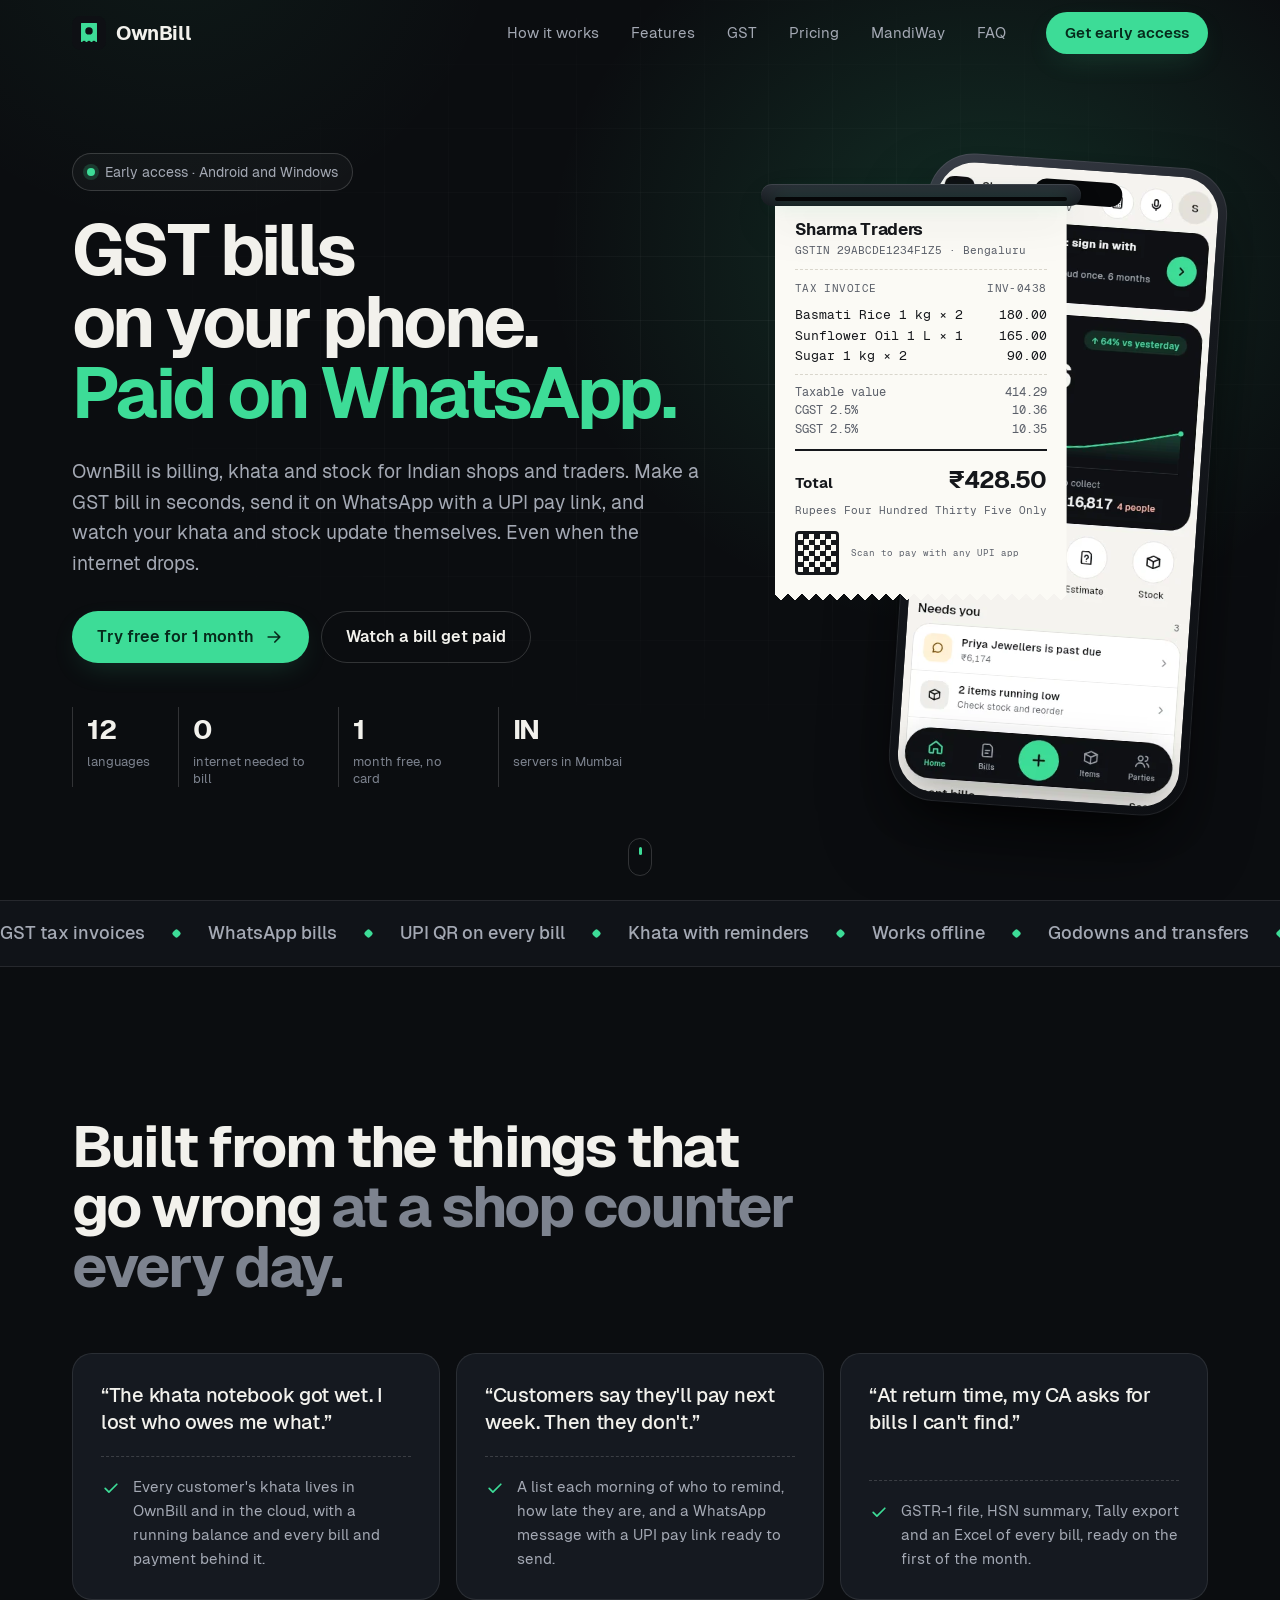
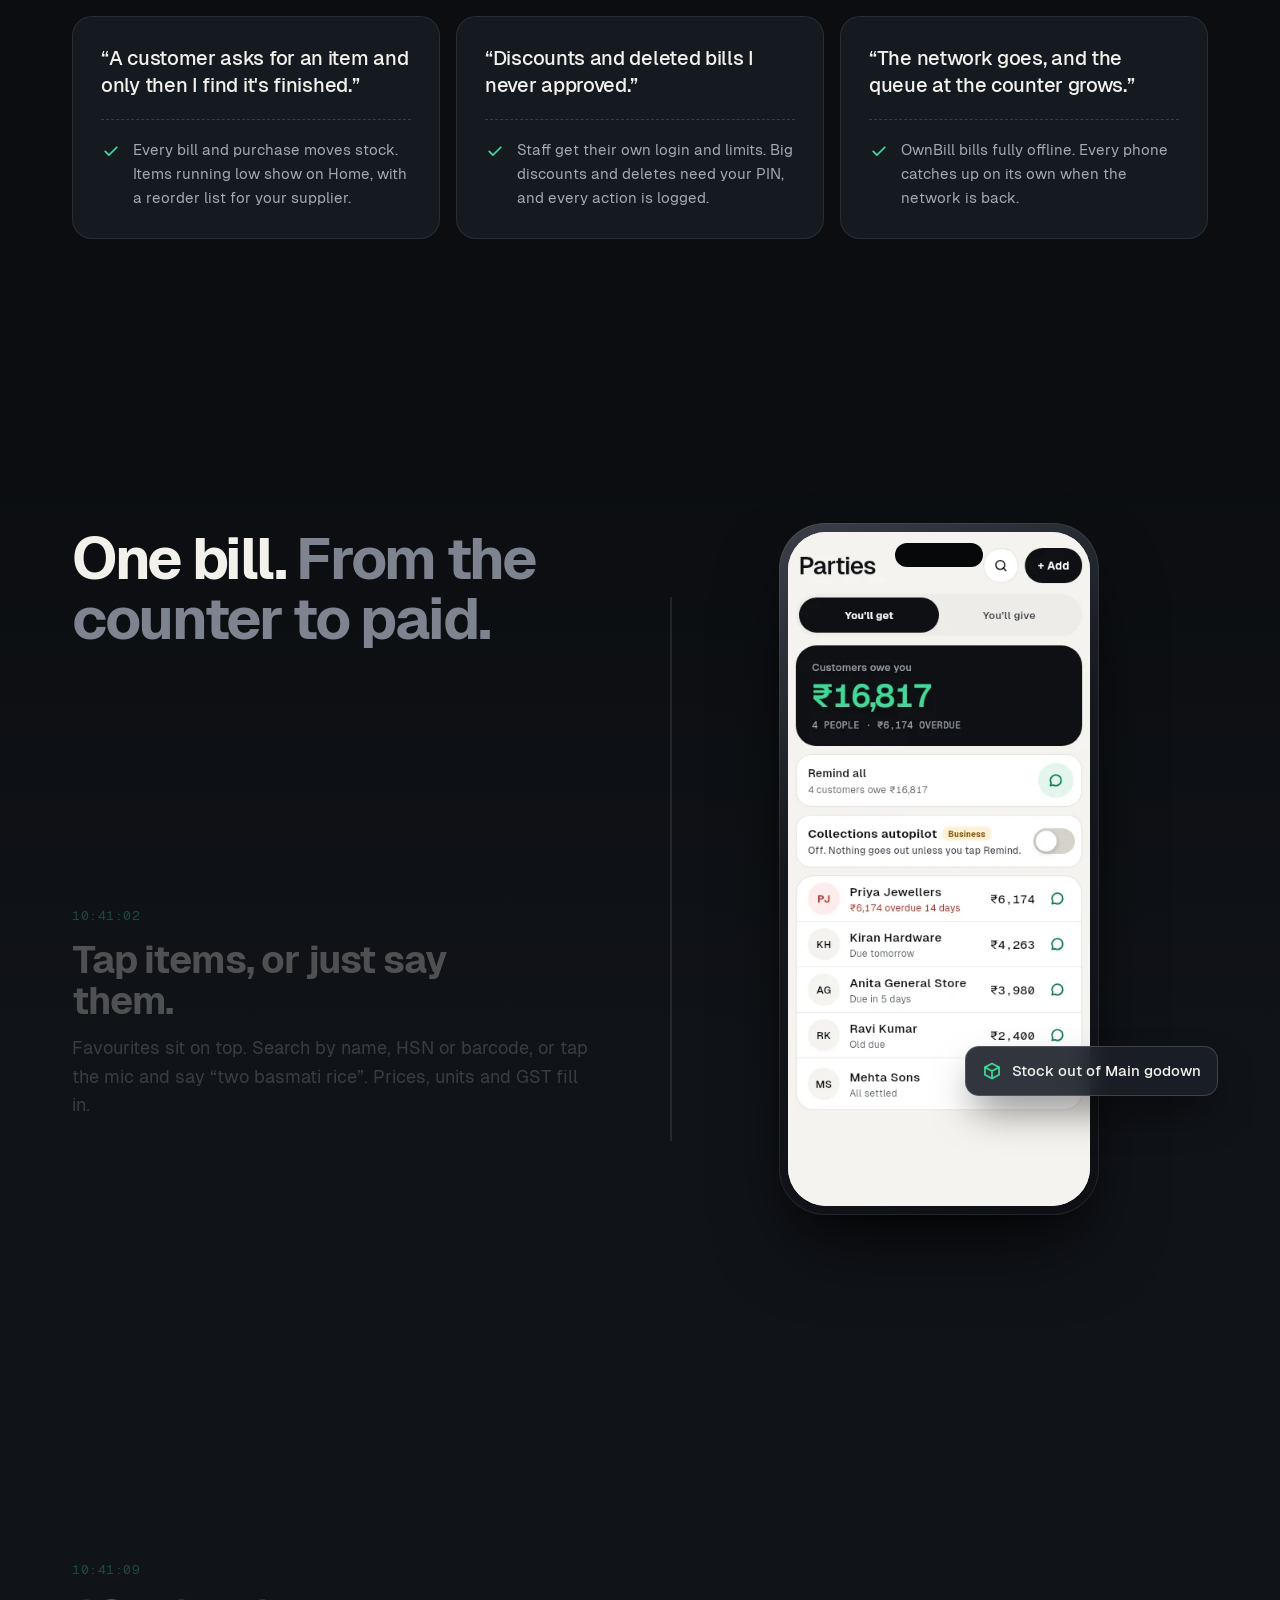
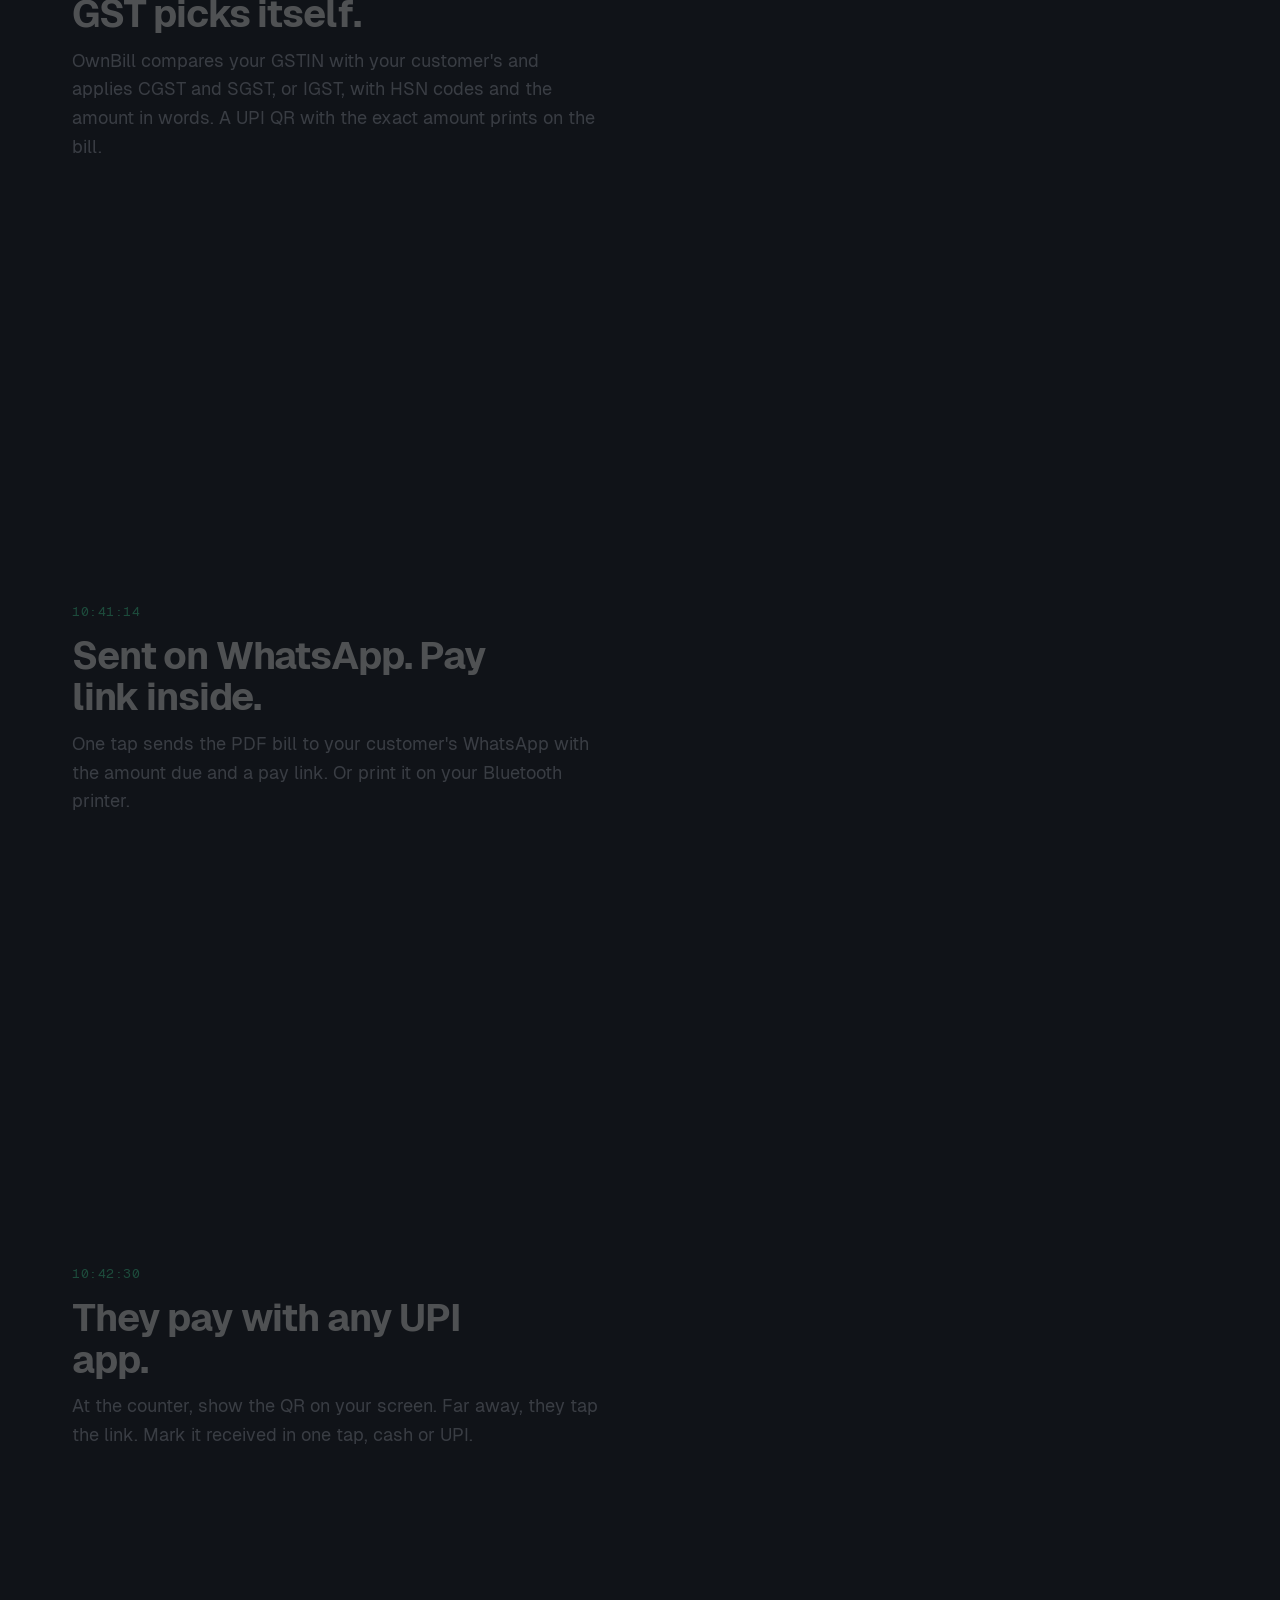
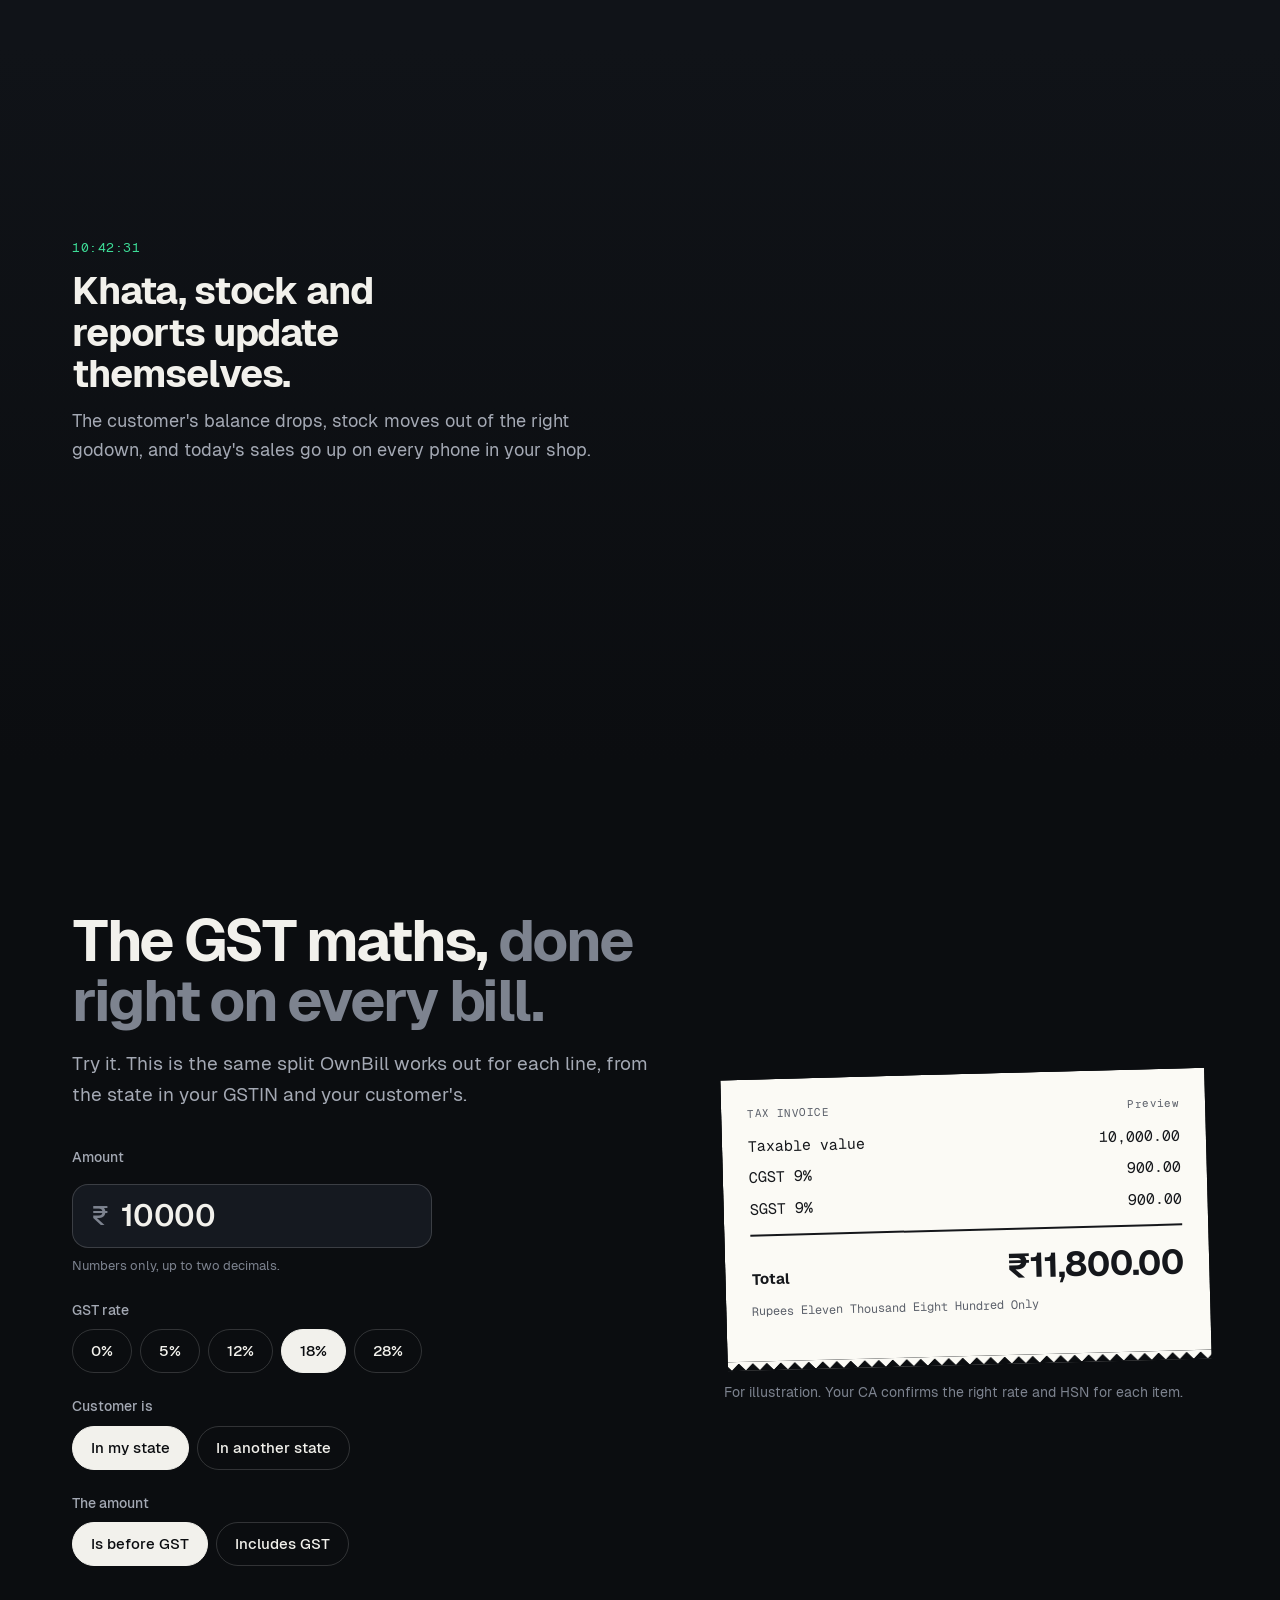
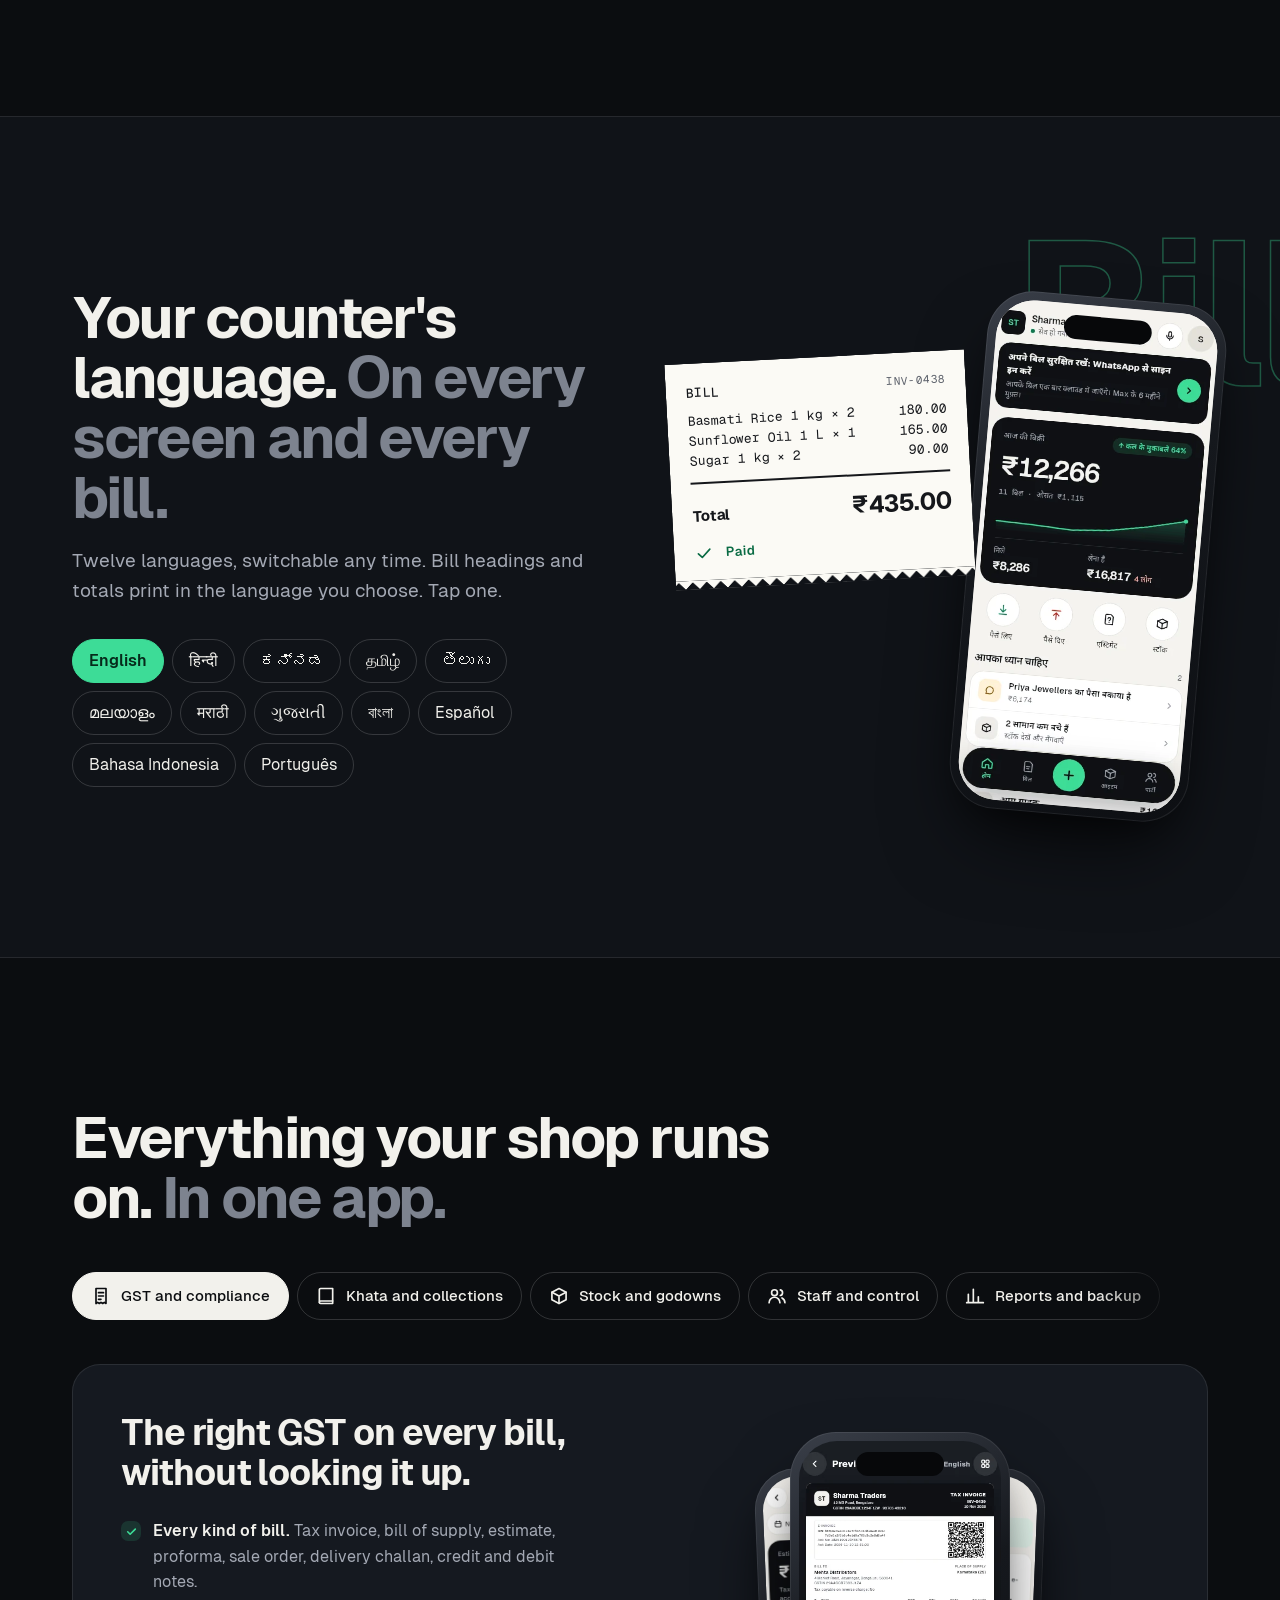
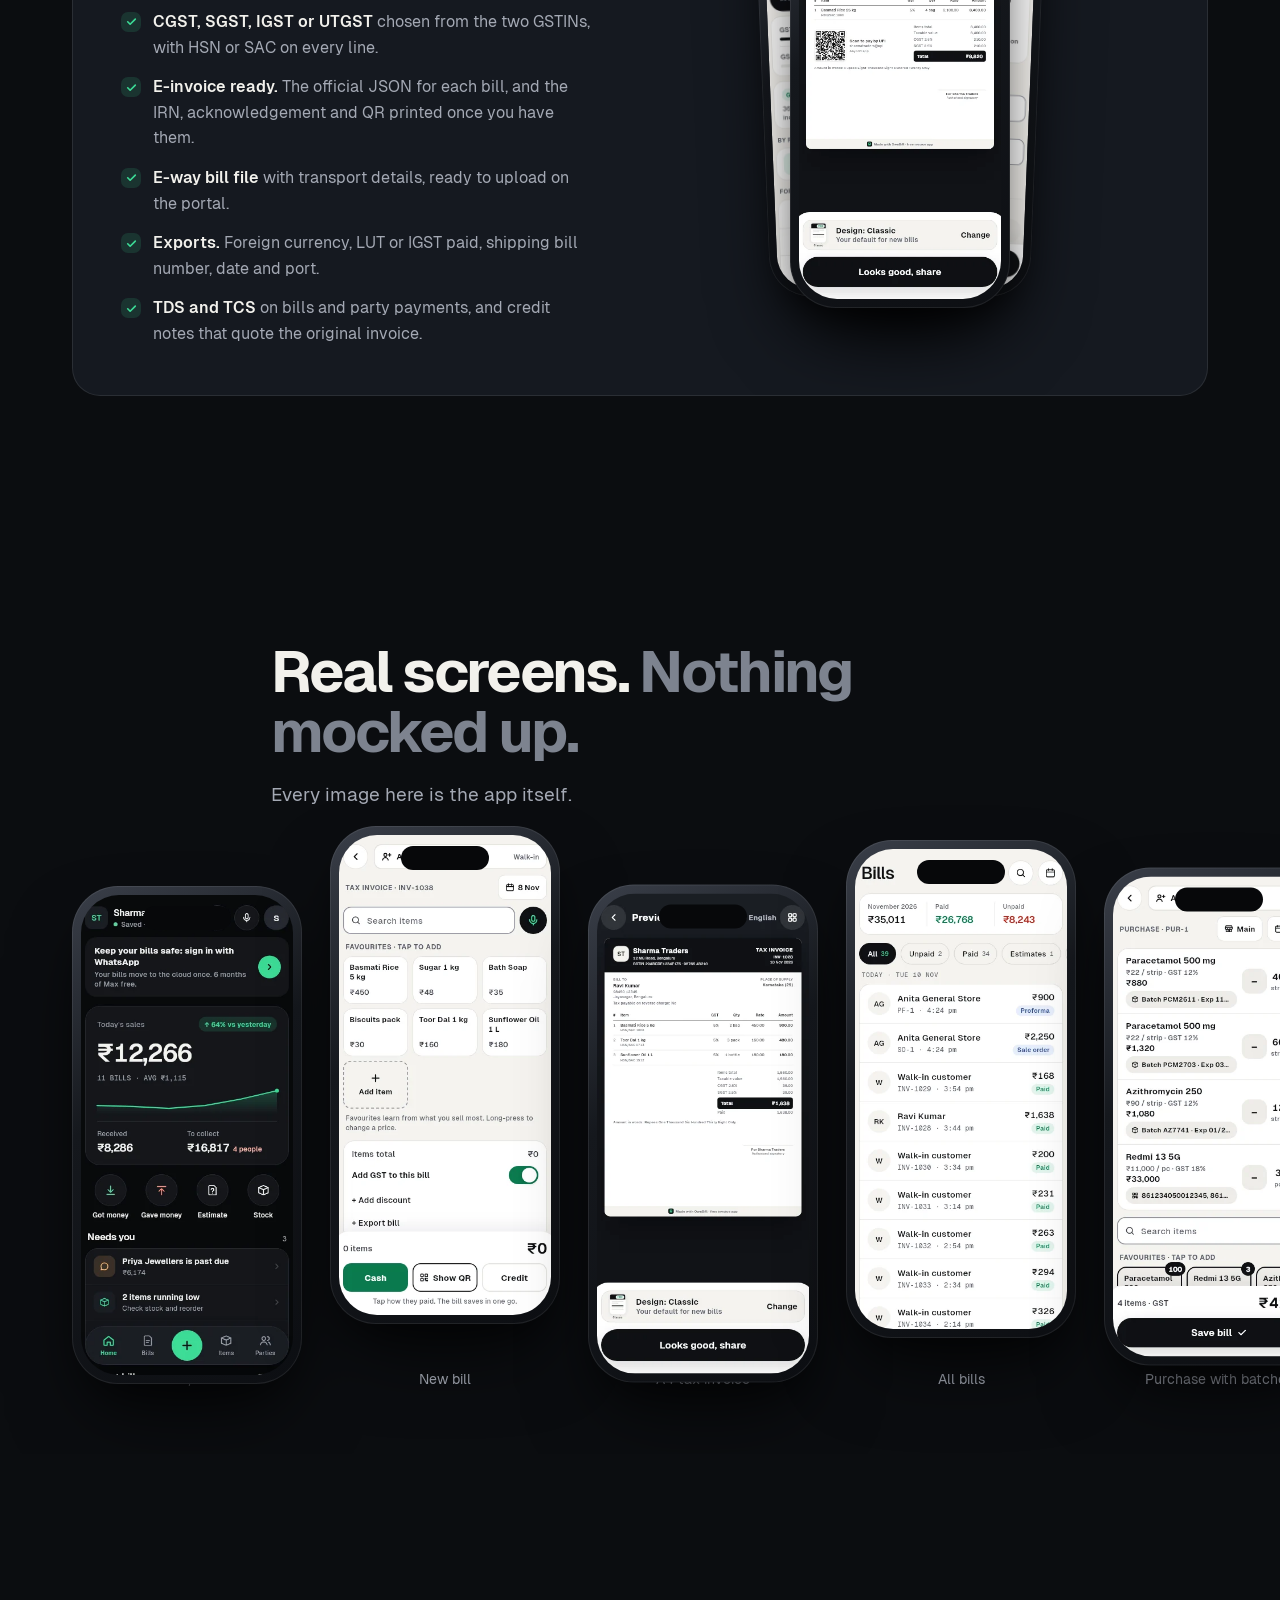
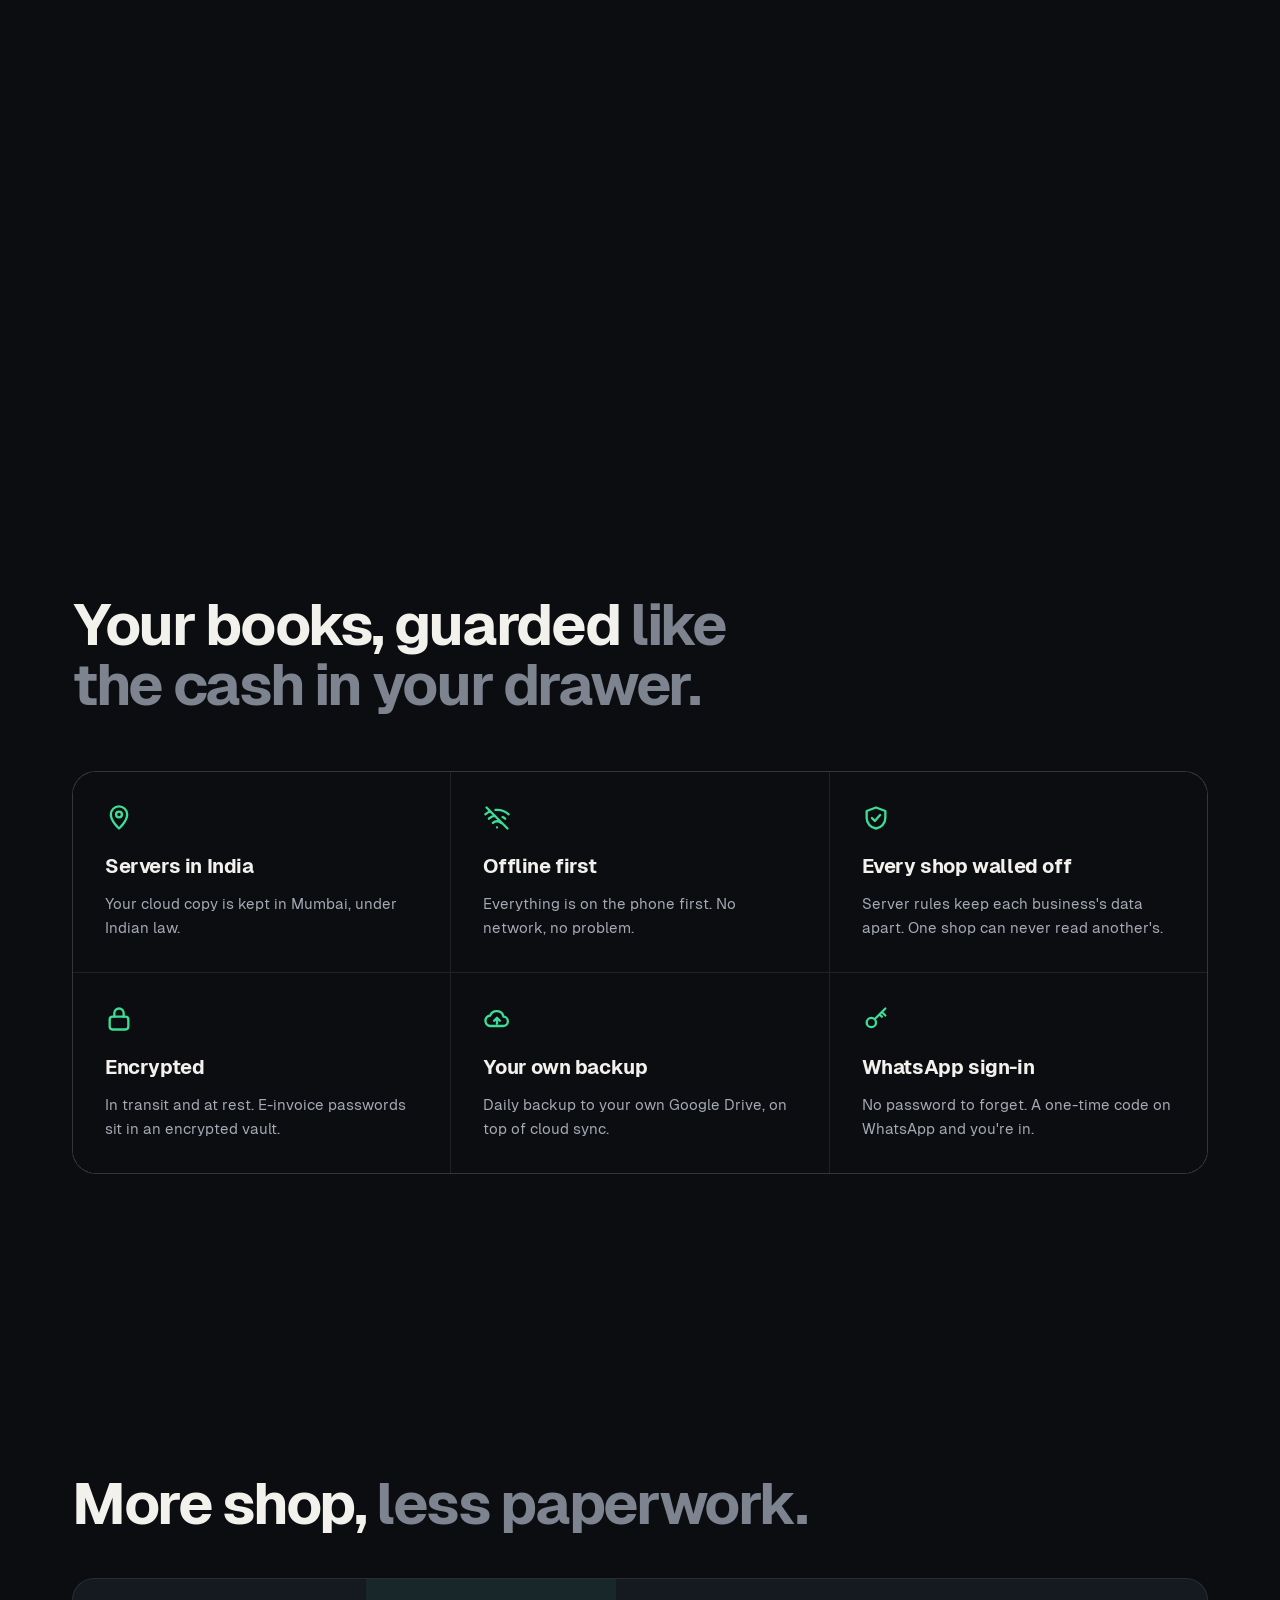
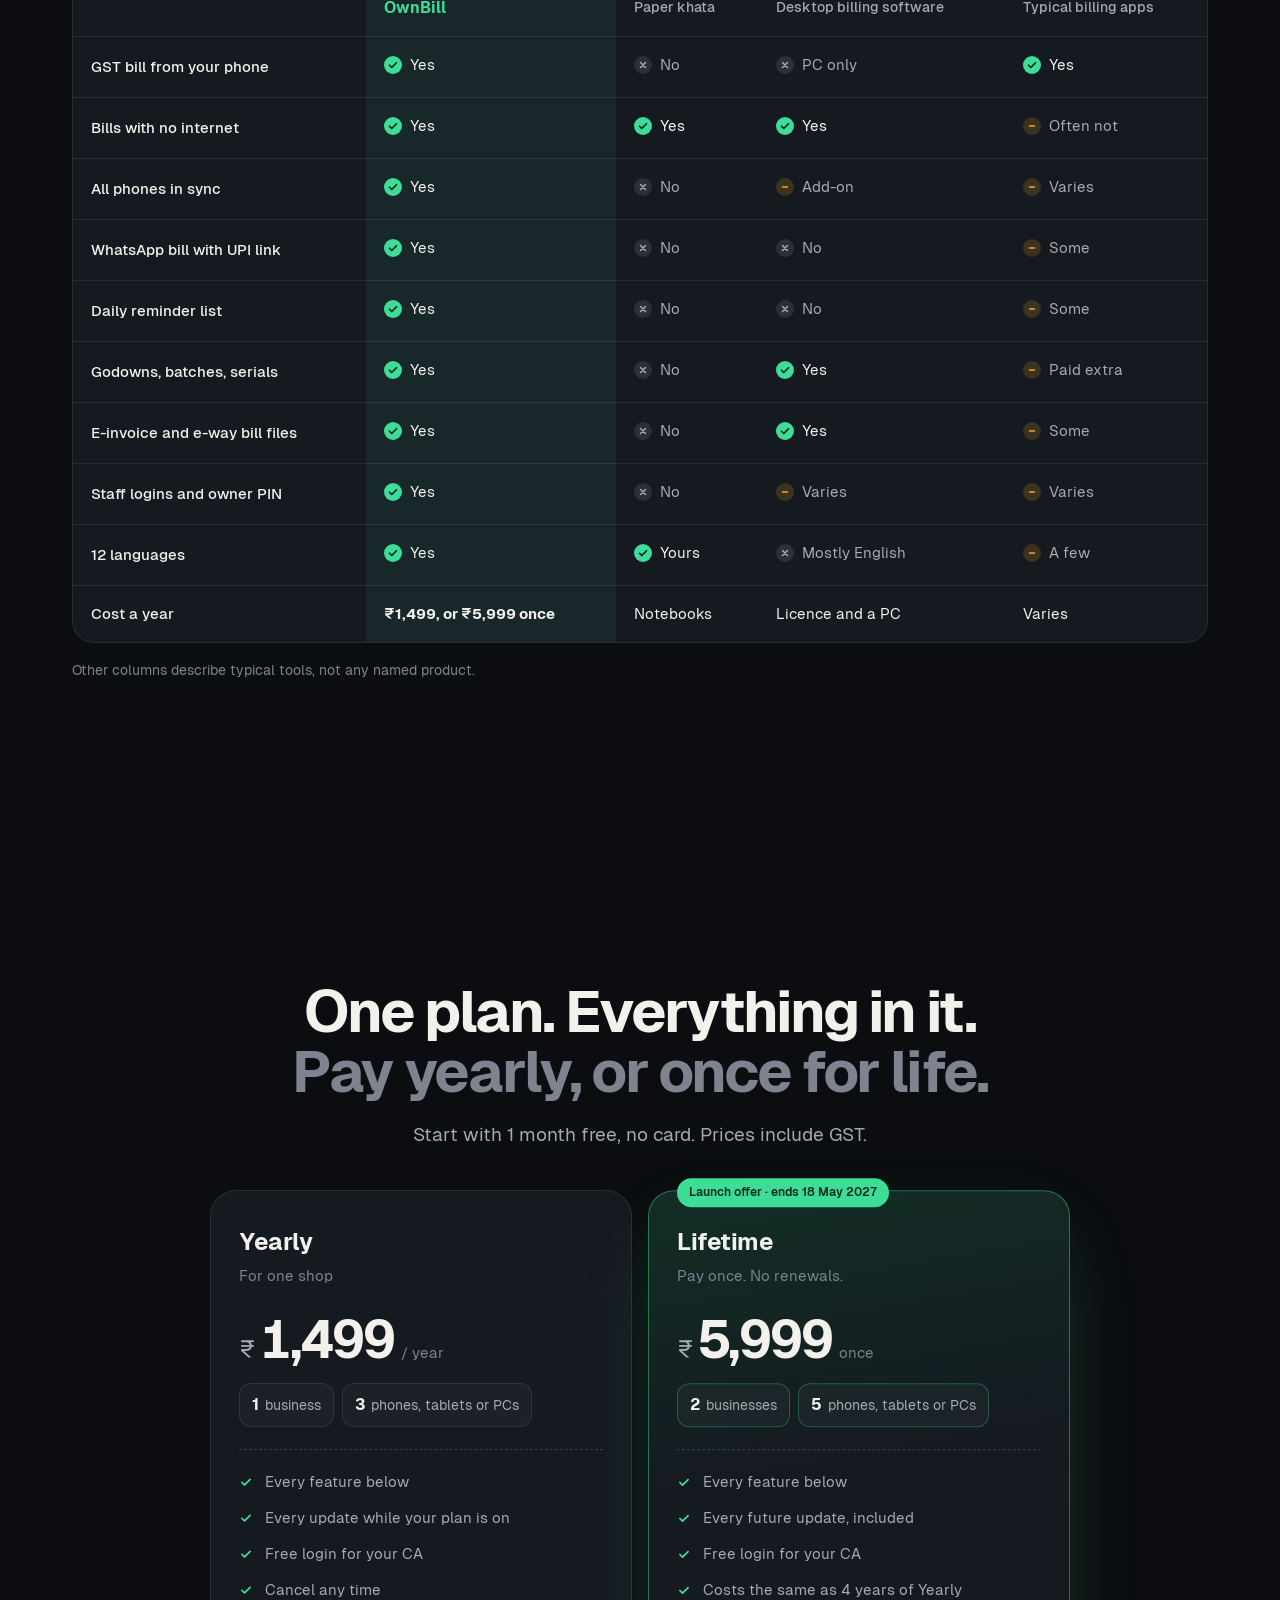
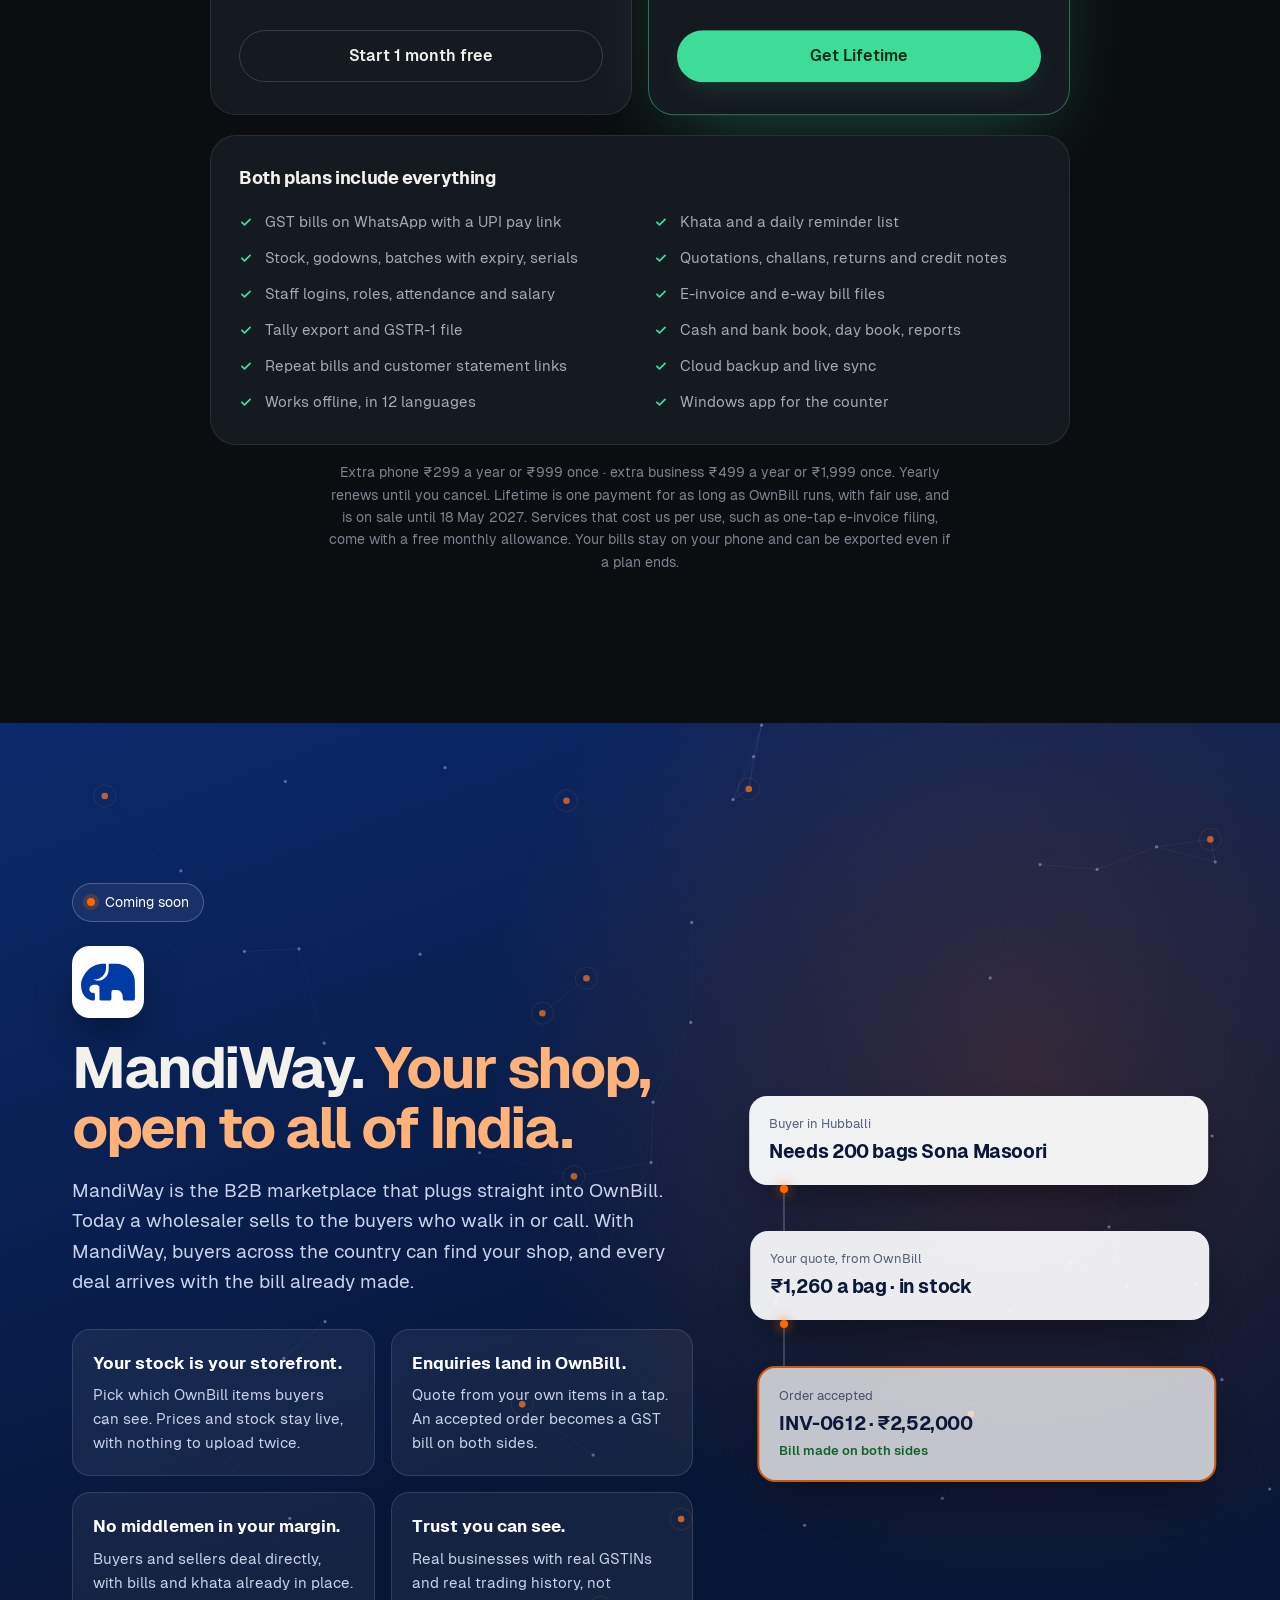
<file: index.html>
<!doctype html>
<html lang="en-IN">
<head>
<meta charset="utf-8">
<meta name="viewport" content="width=device-width, initial-scale=1, viewport-fit=cover">
<title>OwnBill: GST billing, khata and stock app for Indian shops</title>
<meta name="description" content="Make GST bills on your phone, send them on WhatsApp with a UPI pay link, and keep khata, stock, godowns and staff in step. Works offline, in 12 languages, with servers in India. 1 month free.">
<meta name="theme-color" content="#0B0D10">
<link rel="canonical" href="https://ownbill.in/">
<link rel="icon" href="/img/mark.svg" type="image/svg+xml">
<meta property="og:type" content="website">
<meta property="og:site_name" content="OwnBill">
<meta property="og:title" content="OwnBill: GST bills on your phone. Paid on WhatsApp.">
<meta property="og:description" content="GST billing, khata, stock and staff for Indian shops and traders. Works offline. 1 month free.">
<meta property="og:url" content="https://ownbill.in/">
<meta property="og:image" content="https://ownbill.in/img/og.png">
<meta name="twitter:card" content="summary_large_image">
<link rel="preload" href="/assets/fonts/Geist-700.woff2" as="font" type="font/woff2" crossorigin>
<link rel="preload" href="/assets/fonts/GeistMono-400.woff2" as="font" type="font/woff2" crossorigin>
<link rel="stylesheet" href="/assets/home.css?v=5">
<link rel="stylesheet" href="/assets/signup.css?v=1">
<script src="/assets/vendor/gsap.min.js" defer></script>
<script src="/assets/vendor/ScrollTrigger.min.js" defer></script>
<script src="/assets/vendor/lenis.min.js" defer></script>
<script src="/assets/home.js?v=4" defer></script>
<script type="application/ld+json">
{"@context":"https://schema.org","@graph":[
{"@type":"SoftwareApplication","name":"OwnBill","operatingSystem":"Android, Windows","applicationCategory":"BusinessApplication","description":"GST billing, khata, stock and staff app for Indian shops and traders.","offers":[{"@type":"Offer","name":"Yearly","price":"1499","priceCurrency":"INR"},{"@type":"Offer","name":"Lifetime","price":"5999","priceCurrency":"INR"}],"publisher":{"@type":"Organization","name":"Provantic Technologies Private Limited","url":"https://ownbill.in/"}},
{"@type":"FAQPage","mainEntity":[
{"@type":"Question","name":"Does OwnBill work without internet?","acceptedAnswer":{"@type":"Answer","text":"Yes. Billing, khata and stock work fully offline on the phone. When the network is back, every phone in your shop syncs on its own."}},
{"@type":"Question","name":"Is OwnBill GST compliant?","acceptedAnswer":{"@type":"Answer","text":"OwnBill picks CGST and SGST, IGST or UTGST from the GSTINs and prints what a tax invoice must carry. It makes the GSTR-1 file, e-invoice JSON and e-way bill file. Check rates and HSN codes with your CA."}},
{"@type":"Question","name":"How much does OwnBill cost?","acceptedAnswer":{"@type":"Answer","text":"New accounts get every feature free for 1 month. After that it is Rs 1,499 a year for 1 business and 3 devices, or Rs 5,999 once for life for 2 businesses and 5 devices, GST included."}}
]}]}
</script>
</head>
<body>
<svg class="sprite" aria-hidden="true" focusable="false">
  <symbol id="i-mic" viewBox="0 0 24 24"><rect x="9" y="2" width="6" height="12" rx="3"/><path d="M5 11a7 7 0 0 0 14 0M12 18v4"/></symbol>
  <symbol id="i-x" viewBox="0 0 24 24"><path d="M6 6l12 12M18 6L6 18"/></symbol>
  <symbol id="i-check" viewBox="0 0 24 24"><path d="M5 12.5l4.5 4.5L19 7.5"/></symbol>
  <symbol id="i-wifi-off" viewBox="0 0 24 24"><path d="M2 8.8a15 15 0 0 1 4.2-2.6M10.7 5.1A15 15 0 0 1 22 8.8M5 12.6a10 10 0 0 1 5.2-2.6M16.8 11.1A10 10 0 0 1 19 12.6M8.5 16.2a5 5 0 0 1 7 0M12 20h.01M3 3l18 18"/></symbol>
  <symbol id="i-shield" viewBox="0 0 24 24"><path d="M12 3l8 3v6c0 4.5-3.4 8.3-8 9-4.6-.7-8-4.5-8-9V6z"/><path d="M8.5 12l2.5 2.5 4.5-5"/></symbol>
  <symbol id="i-pin" viewBox="0 0 24 24"><path d="M12 21s7-6.2 7-12a7 7 0 0 0-14 0c0 5.8 7 12 7 12z"/><circle cx="12" cy="9" r="2.5"/></symbol>
  <symbol id="i-lock" viewBox="0 0 24 24"><rect x="4" y="10" width="16" height="11" rx="2.5"/><path d="M8 10V7a4 4 0 0 1 8 0v3"/></symbol>
  <symbol id="i-cloud" viewBox="0 0 24 24"><path d="M7 18h10a4 4 0 0 0 .6-8A6 6 0 0 0 6.2 9 4.5 4.5 0 0 0 7 18z"/><path d="M12 11v5M9.5 13.5L12 11l2.5 2.5"/></symbol>
  <symbol id="i-users" viewBox="0 0 24 24"><circle cx="9" cy="8" r="3.5"/><path d="M2.5 20a6.5 6.5 0 0 1 13 0M16 4.6a3.5 3.5 0 0 1 0 6.8M18 14.3a6.5 6.5 0 0 1 3.5 5.7"/></symbol>
  <symbol id="i-key" viewBox="0 0 24 24"><circle cx="8" cy="15" r="4"/><path d="M11 12l9-9M17 6l3 3M15 8l2 2"/></symbol>
  <symbol id="i-arrow" viewBox="0 0 24 24"><path d="M5 12h14M13 6l6 6-6 6"/></symbol>
  <symbol id="i-menu" viewBox="0 0 24 24"><path d="M4 7h16M4 12h16M4 17h16"/></symbol>
  <symbol id="i-wa" viewBox="0 0 24 24"><path d="M4 20l1.3-4.2A8 8 0 1 1 8.4 19z"/><path d="M9 9.5c.3 1.9 2.6 4.3 5.5 5l1-1.4-1.8-.9-.8.8c-1-.4-2-1.4-2.4-2.4l.8-.8-.9-1.8z"/></symbol>
  <symbol id="i-bill" viewBox="0 0 24 24"><path d="M6 3h12v18l-2-1.4-2 1.4-2-1.4-2 1.4-2-1.4L6 21z"/><path d="M9 8h6M9 12h6M9 16h3"/></symbol>
  <symbol id="i-box" viewBox="0 0 24 24"><path d="M3.5 7.5L12 3l8.5 4.5v9L12 21l-8.5-4.5z"/><path d="M3.5 7.5L12 12l8.5-4.5M12 12v9"/></symbol>
  <symbol id="i-chart" viewBox="0 0 24 24"><path d="M4 20V10M10 20V4M16 20v-7M22 20H2"/></symbol>
  <symbol id="i-book" viewBox="0 0 24 24"><path d="M4 4.5A1.5 1.5 0 0 1 5.5 3H20v15H5.5A1.5 1.5 0 0 0 4 19.5z"/><path d="M4 19.5A1.5 1.5 0 0 0 5.5 21H20v-3"/></symbol>
</svg>

<a class="skip" href="#main">Skip to content</a>

<div class="loader" aria-hidden="true">
  <div class="loader-slot"></div>
  <div class="loader-paper"><img src="/img/mark.svg" width="56" height="56" alt=""><span>OwnBill</span></div>
</div>

<header class="nav">
  <div class="nav-in">
    <a class="brand" href="/" aria-label="OwnBill home"><img src="/img/mark.svg" width="34" height="34" alt="">OwnBill</a>
    <nav class="nav-links" id="navlinks" aria-label="Main">
      <a href="#story">How it works</a>
      <a href="#features">Features</a>
      <a href="#gst-calc">GST</a>
      <a href="#pricing">Pricing</a>
      <a href="#mandiway">MandiWay</a>
      <a href="#faq">FAQ</a>
      <a class="btn btn-mint btn-sm menu-cta" href="#join" data-signup="trial" data-src="menu">Get early access</a>
    </nav>
    <a class="btn btn-mint btn-sm nav-cta" href="#join" data-signup="trial" data-src="nav">Get early access</a>
    <button class="nav-toggle" type="button" aria-expanded="false" aria-controls="navlinks" aria-label="Open menu"><svg class="ic"><use href="#i-menu"/></svg></button>
  </div>
</header>

<main id="main">

<section class="hero" aria-labelledby="hero-h">
  <div class="hero-glow" aria-hidden="true"></div>
  <div class="hero-grid" aria-hidden="true"></div>
  <div class="wrap hero-in">
    <div class="hero-copy">
      <p class="pill"><span class="dot"></span>Early access · Android and Windows</p>
      <h1 id="hero-h" class="display">
        <span class="line"><span>GST bills</span></span>
        <span class="line"><span>on your phone.</span></span>
        <span class="line"><span class="mint">Paid on WhatsApp.</span></span>
      </h1>
      <p class="lede">OwnBill is billing, khata and stock for Indian shops and traders. Make a GST bill in seconds, send it on WhatsApp with a UPI pay link, and watch your khata and stock update themselves. Even when the internet drops.</p>
      <div class="cta-row">
        <a class="btn btn-mint" href="#join" data-signup="trial" data-src="hero">Try free for 1 month<svg class="ic"><use href="#i-arrow"/></svg></a>
        <a class="btn btn-ghost" href="#story">Watch a bill get paid</a>
      </div>

    </div>

    <div class="hero-stage">
      <div class="phone hero-phone">
        <div class="phone-screen"><img src="/img/s/home.webp" width="390" height="844" alt="OwnBill home: today's sales ₹12,266 from 11 bills, ₹8,286 received, ₹16,817 to collect" fetchpriority="high"></div>
      </div>
      <div class="printer" aria-hidden="true"><div class="printer-slot"></div></div>
      <div class="receipt hero-receipt" role="img" aria-label="Tax invoice INV-0438 from Sharma Traders for ₹435, paid by UPI">
        <div class="r-head"><b>Sharma Traders</b><small>GSTIN 29ABCDE1234F1Z5 · Bengaluru</small></div>
        <div class="r-sub"><span>TAX INVOICE</span><span>INV-0438</span></div>
        <div class="r-line"><span>Basmati Rice 1 kg × 2</span><span>180.00</span></div>
        <div class="r-line"><span>Sunflower Oil 1 L × 1</span><span>165.00</span></div>
        <div class="r-line"><span>Sugar 1 kg × 2</span><span>90.00</span></div>
        <div class="r-tax"><span>Taxable value</span><span>414.29</span></div>
        <div class="r-tax"><span>CGST 2.5%</span><span>10.36</span></div>
        <div class="r-tax"><span>SGST 2.5%</span><span>10.35</span></div>
        <div class="r-total"><span>Total</span><span>₹<b class="r-amt">435.00</b></span></div>
        <div class="r-words">Rupees Four Hundred Thirty Five Only</div>
        <div class="r-qr"><span class="qr" aria-hidden="true"></span><small>Scan to pay with any UPI app</small></div>
        <div class="stamp" aria-hidden="true">PAID<small>UPI · 10:42</small></div>
      </div>
      <div class="bubble wa-bubble" aria-hidden="true">
        <span class="bubble-ic"><svg class="ic"><use href="#i-wa"/></svg></span>
        <span class="bubble-t"><b>Bill INV-0438 · ₹435</b><small>Sharma Traders · Tap to pay by UPI</small></span>
        <span class="ticks">✓✓</span>
      </div>
      <div class="bubble paid-bubble" aria-hidden="true">
        <span class="bubble-ic ok"><svg class="ic"><use href="#i-check"/></svg></span>
        <span class="bubble-t"><b>₹435 received</b><small>Anita paid by UPI · khata settled</small></span>
      </div>
    </div>
    <ul class="stats" aria-label="OwnBill at a glance">
        <li><b>12</b><span>languages</span></li>
        <li><b>0</b><span>internet needed to bill</span></li>
        <li><b>1</b><span>month free, no card</span></li>
        <li><b>IN</b><span>servers in Mumbai</span></li>
      </ul>
  </div>
  <div class="scroll-cue" aria-hidden="true"><span></span></div>
</section>

<div class="ticker">
  <div class="ticker-track">
    <ul aria-label="What OwnBill does">
      <li>GST tax invoices</li><li>WhatsApp bills</li><li>UPI QR on every bill</li><li>Khata with reminders</li><li>Works offline</li><li>Godowns and transfers</li><li>Batches and expiry</li><li>Serial and IMEI</li><li>E-invoice JSON and IRN</li><li>E-way bill file</li><li>GSTR-1 file</li><li>Tally export</li><li>Staff logins</li><li>Attendance and salary</li><li>12 languages</li><li>Windows app</li>
    </ul>
    <ul aria-hidden="true">
      <li>GST tax invoices</li><li>WhatsApp bills</li><li>UPI QR on every bill</li><li>Khata with reminders</li><li>Works offline</li><li>Godowns and transfers</li><li>Batches and expiry</li><li>Serial and IMEI</li><li>E-invoice JSON and IRN</li><li>E-way bill file</li><li>GSTR-1 file</li><li>Tally export</li><li>Staff logins</li><li>Attendance and salary</li><li>12 languages</li><li>Windows app</li>
    </ul>
  </div>
</div>

<section class="sec pain" aria-labelledby="pain-h">
  <div class="wrap">
    <h2 id="pain-h" class="h2 reveal">Built from the things that go wrong <span class="soft">at a shop counter every day.</span></h2>
    <div class="pain-grid">
      <article class="pain-card reveal">
        <p class="q">“The khata notebook got wet. I lost who owes me what.”</p>
        <p class="a"><svg class="ic"><use href="#i-check"/></svg><span>Every customer's khata lives in OwnBill and in the cloud, with a running balance and every bill and payment behind it.</span></p>
      </article>
      <article class="pain-card reveal">
        <p class="q">“Customers say they'll pay next week. Then they don't.”</p>
        <p class="a"><svg class="ic"><use href="#i-check"/></svg><span>A list each morning of who to remind, how late they are, and a WhatsApp message with a UPI pay link ready to send.</span></p>
      </article>
      <article class="pain-card reveal">
        <p class="q">“At return time, my CA asks for bills I can't find.”</p>
        <p class="a"><svg class="ic"><use href="#i-check"/></svg><span>GSTR-1 file, HSN summary, Tally export and an Excel of every bill, ready on the first of the month.</span></p>
      </article>
      <article class="pain-card reveal">
        <p class="q">“A customer asks for an item and only then I find it's finished.”</p>
        <p class="a"><svg class="ic"><use href="#i-check"/></svg><span>Every bill and purchase moves stock. Items running low show on Home, with a reorder list for your supplier.</span></p>
      </article>
      <article class="pain-card reveal">
        <p class="q">“Discounts and deleted bills I never approved.”</p>
        <p class="a"><svg class="ic"><use href="#i-check"/></svg><span>Staff get their own login and limits. Big discounts and deletes need your PIN, and every action is logged.</span></p>
      </article>
      <article class="pain-card reveal">
        <p class="q">“The network goes, and the queue at the counter grows.”</p>
        <p class="a"><svg class="ic"><use href="#i-check"/></svg><span>OwnBill bills fully offline. Every phone catches up on its own when the network is back.</span></p>
      </article>
    </div>
  </div>
</section>

<section class="story" id="story" aria-labelledby="story-h">
  <div class="wrap story-in">
    <div class="story-copy">
      <h2 id="story-h" class="h2">One bill. <span class="soft">From the counter to paid.</span></h2>
      <ol class="steps">
        <li class="step is-on">
          <span class="step-t">10:41:02</span>
          <h3>Tap items, or just say them.</h3>
          <p>Favourites sit on top. Search by name, HSN or barcode, or tap the mic and say “two basmati rice”. Prices, units and GST fill in.</p>
          <figure class="step-shot"><div class="phone"><div class="phone-screen"><img src="/img/s/additem.webp" width="390" height="844" alt="Adding Basmati Rice to a bill with a number pad" loading="lazy"></div></div></figure>
        </li>
        <li class="step">
          <span class="step-t">10:41:09</span>
          <h3>GST picks itself.</h3>
          <p>OwnBill compares your GSTIN with your customer's and applies CGST and SGST, or IGST, with HSN codes and the amount in words. A UPI QR with the exact amount prints on the bill.</p>
          <figure class="step-shot"><div class="phone"><div class="phone-screen"><img src="/img/s/preview-upi.webp" width="390" height="844" alt="Tax invoice preview with a UPI QR code" loading="lazy"></div></div></figure>
        </li>
        <li class="step">
          <span class="step-t">10:41:14</span>
          <h3>Sent on WhatsApp. Pay link inside.</h3>
          <p>One tap sends the PDF bill to your customer's WhatsApp with the amount due and a pay link. Or print it on your Bluetooth printer.</p>
          <figure class="step-shot"><div class="phone"><div class="phone-screen"><img src="/img/s/share.webp" width="390" height="844" alt="Share bill screen with Send on WhatsApp" loading="lazy"></div></div></figure>
        </li>
        <li class="step">
          <span class="step-t">10:42:30</span>
          <h3>They pay with any UPI app.</h3>
          <p>At the counter, show the QR on your screen. Far away, they tap the link. Mark it received in one tap, cash or UPI.</p>
          <figure class="step-shot"><div class="phone"><div class="phone-screen"><img src="/img/s/collect.webp" width="390" height="844" alt="Collect payment screen with a ₹3,980 UPI QR" loading="lazy"></div></div></figure>
        </li>
        <li class="step">
          <span class="step-t">10:42:31</span>
          <h3>Khata, stock and reports update themselves.</h3>
          <p>The customer's balance drops, stock moves out of the right godown, and today's sales go up on every phone in your shop.</p>
          <figure class="step-shot"><div class="phone"><div class="phone-screen"><img src="/img/s/parties.webp" width="390" height="844" alt="Parties: customers owe ₹16,817 with Remind buttons" loading="lazy"></div></div></figure>
        </li>
      </ol>
    </div>
    <div class="story-stage" aria-hidden="true">
      <div class="story-progress"><span></span></div>
      <div class="phone story-phone">
        <div class="phone-screen">
          <img class="sc is-on" src="/img/s/additem.webp" width="390" height="844" alt="">
          <img class="sc" src="/img/s/preview-upi.webp" width="390" height="844" alt="">
          <img class="sc" src="/img/s/share.webp" width="390" height="844" alt="">
          <img class="sc" src="/img/s/collect.webp" width="390" height="844" alt="">
          <img class="sc" src="/img/s/parties.webp" width="390" height="844" alt="">
        </div>
      </div>
      <div class="chip is-on"><svg class="ic"><use href="#i-mic"/></svg>“Two basmati rice”</div>
      <div class="chip"><span class="tag">5%</span>CGST 2.5% + SGST 2.5%</div>
      <div class="chip"><svg class="ic"><use href="#i-wa"/></svg>Sent to Anita General Store</div>
      <div class="chip"><svg class="ic"><use href="#i-check"/></svg>₹3,980 received · UPI</div>
      <div class="chip"><svg class="ic"><use href="#i-box"/></svg>Stock out of Main godown</div>
    </div>
  </div>
</section>

<section class="sec calc" id="gst-calc" aria-labelledby="calc-h">
  <div class="wrap calc-in">
    <div class="calc-copy">
      <h2 id="calc-h" class="h2 reveal">The GST maths, <span class="soft">done right on every bill.</span></h2>
      <p class="sub reveal">Try it. This is the same split OwnBill works out for each line, from the state in your GSTIN and your customer's.</p>
      <form class="calc-form reveal" id="calcForm" novalidate>
        <label class="fld">
          <span class="fld-l">Amount</span>
          <span class="money"><b aria-hidden="true">₹</b><input id="cAmt" type="text" inputmode="decimal" value="10000" autocomplete="off" aria-describedby="cAmtHelp"></span>
          <small id="cAmtHelp">Numbers only, up to two decimals.</small>
        </label>
        <fieldset class="seg">
          <legend>GST rate</legend>
          <label><input type="radio" name="rate" value="0"><span>0%</span></label>
          <label><input type="radio" name="rate" value="5"><span>5%</span></label>
          <label><input type="radio" name="rate" value="12"><span>12%</span></label>
          <label><input type="radio" name="rate" value="18" checked><span>18%</span></label>
          <label><input type="radio" name="rate" value="28"><span>28%</span></label>
        </fieldset>
        <fieldset class="seg">
          <legend>Customer is</legend>
          <label><input type="radio" name="place" value="intra" checked><span>In my state</span></label>
          <label><input type="radio" name="place" value="inter"><span>In another state</span></label>
        </fieldset>
        <fieldset class="seg">
          <legend>The amount</legend>
          <label><input type="radio" name="mode" value="excl" checked><span>Is before GST</span></label>
          <label><input type="radio" name="mode" value="incl"><span>Includes GST</span></label>
        </fieldset>
      </form>
    </div>
    <div class="calc-out reveal">
      <div class="receipt calc-receipt" aria-live="polite">
        <div class="r-sub"><span>TAX INVOICE</span><span>Preview</span></div>
        <div class="r-line"><span>Taxable value</span><span id="oTax">10,000.00</span></div>
        <div class="r-line" id="rowC"><span id="lC">CGST 9%</span><span id="oC">900.00</span></div>
        <div class="r-line" id="rowS"><span id="lS">SGST 9%</span><span id="oS">900.00</span></div>
        <div class="r-line" id="rowI" hidden><span id="lI">IGST 18%</span><span id="oI">0.00</span></div>
        <div class="r-total"><span>Total</span><span>₹<b id="oTot">11,800.00</b></span></div>
        <div class="r-words" id="oWords">Rupees Eleven Thousand Eight Hundred Only</div>
      </div>
      <p class="fine">For illustration. Your CA confirms the right rate and HSN for each item.</p>
    </div>
  </div>
</section>

<section class="sec langs" aria-labelledby="lang-h">
  <div class="wrap langs-in">
    <div>
      <h2 id="lang-h" class="h2 reveal">Your counter's language. <span class="soft">On every screen and every bill.</span></h2>
      <p class="sub reveal">Twelve languages, switchable any time. Bill headings and totals print in the language you choose. Tap one.</p>
      <div class="lang-pick reveal" role="radiogroup" aria-label="Choose a language to preview">
        <button type="button" role="radio" aria-checked="true" data-l="0">English</button>
        <button type="button" role="radio" aria-checked="false" data-l="1" lang="hi">हिन्दी</button>
        <button type="button" role="radio" aria-checked="false" data-l="2" lang="kn">ಕನ್ನಡ</button>
        <button type="button" role="radio" aria-checked="false" data-l="3" lang="ta">தமிழ்</button>
        <button type="button" role="radio" aria-checked="false" data-l="4" lang="te">తెలుగు</button>
        <button type="button" role="radio" aria-checked="false" data-l="5" lang="ml">മലയാളം</button>
        <button type="button" role="radio" aria-checked="false" data-l="6" lang="mr">मराठी</button>
        <button type="button" role="radio" aria-checked="false" data-l="7" lang="gu">ગુજરાતી</button>
        <button type="button" role="radio" aria-checked="false" data-l="8" lang="bn">বাংলা</button>
        <button type="button" role="radio" aria-checked="false" data-l="9" lang="es">Español</button>
        <button type="button" role="radio" aria-checked="false" data-l="10" lang="id">Bahasa Indonesia</button>
        <button type="button" role="radio" aria-checked="false" data-l="11" lang="pt">Português</button>
      </div>
    </div>
    <div class="lang-stage reveal">
      <div class="lang-word" aria-hidden="true"><span id="lWord">Bill</span></div>
      <div class="receipt lang-receipt" aria-live="polite">
        <div class="r-sub"><span id="lHead">BILL</span><span>INV-0438</span></div>
        <div class="r-line"><span>Basmati Rice 1 kg × 2</span><span>180.00</span></div>
        <div class="r-line"><span>Sunflower Oil 1 L × 1</span><span>165.00</span></div>
        <div class="r-line"><span>Sugar 1 kg × 2</span><span>90.00</span></div>
        <div class="r-total"><span id="lTotal">Total</span><span>₹435.00</span></div>
        <div class="r-paid"><svg class="ic"><use href="#i-check"/></svg><span id="lPaid">Paid</span></div>
      </div>
      <div class="phone lang-phone"><div class="phone-screen"><img src="/img/s/home-hindi.webp" width="390" height="844" alt="OwnBill home screen in Hindi" loading="lazy"></div></div>
    </div>
  </div>
</section>

<section class="sec features" id="features" aria-labelledby="feat-h">
  <div class="wrap">
    <h2 id="feat-h" class="h2 reveal">Everything your shop runs on. <span class="soft">In one app.</span></h2>
    <div class="tabs reveal" role="tablist" aria-label="Feature areas">
      <button type="button" role="tab" id="t-gst" aria-controls="p-gst" aria-selected="true"><svg class="ic"><use href="#i-bill"/></svg>GST and compliance</button>
      <button type="button" role="tab" id="t-khata" aria-controls="p-khata" aria-selected="false" tabindex="-1"><svg class="ic"><use href="#i-book"/></svg>Khata and collections</button>
      <button type="button" role="tab" id="t-stock" aria-controls="p-stock" aria-selected="false" tabindex="-1"><svg class="ic"><use href="#i-box"/></svg>Stock and godowns</button>
      <button type="button" role="tab" id="t-team" aria-controls="p-team" aria-selected="false" tabindex="-1"><svg class="ic"><use href="#i-users"/></svg>Staff and control</button>
      <button type="button" role="tab" id="t-rep" aria-controls="p-rep" aria-selected="false" tabindex="-1"><svg class="ic"><use href="#i-chart"/></svg>Reports and backup</button>
    </div>

    <div class="panel" role="tabpanel" id="p-gst" aria-labelledby="t-gst" tabindex="0">
      <div class="panel-copy">
        <h3>The right GST on every bill, without looking it up.</h3>
        <ul class="ticks-list">
          <li><b>Every kind of bill.</b> Tax invoice, bill of supply, estimate, proforma, sale order, delivery challan, credit and debit notes.</li>
          <li><b>CGST, SGST, IGST or UTGST</b> chosen from the two GSTINs, with HSN or SAC on every line.</li>
          <li><b>E-invoice ready.</b> The official JSON for each bill, and the IRN, acknowledgement and QR printed once you have them.</li>
          <li><b>E-way bill file</b> with transport details, ready to upload on the portal.</li>
          <li><b>Exports.</b> Foreign currency, LUT or IGST paid, shipping bill number, date and port.</li>
          <li><b>TDS and TCS</b> on bills and party payments, and credit notes that quote the original invoice.</li>
        </ul>
      </div>
      <div class="fan">
        <div class="phone"><div class="phone-screen"><img src="/img/s/gst.webp" width="390" height="844" alt="GST summary for November 2026: estimated GST to pay ₹1,667.20" loading="lazy"></div></div>
        <div class="phone"><div class="phone-screen"><img src="/img/s/preview-irn.webp" width="390" height="844" alt="Tax invoice preview with IRN and e-invoice QR" loading="lazy"></div></div>
        <div class="phone"><div class="phone-screen"><img src="/img/s/eway.webp" width="390" height="844" alt="E-way bill screen with transport details" loading="lazy"></div></div>
      </div>
    </div>

    <div class="panel" role="tabpanel" id="p-khata" aria-labelledby="t-khata" tabindex="0" hidden>
      <div class="panel-copy">
        <h3>Know who owes you. Get it back sooner.</h3>
        <ul class="ticks-list">
          <li><b>A khata for every party</b> with a running balance, “you'll get” and “you'll give”, and how many days late.</li>
          <li><b>Reminders on WhatsApp.</b> A daily list of who to remind, with a polite message and pay link ready.</li>
          <li><b>Promises remembered.</b> Note when they say they'll pay; reminders wait till that day.</li>
          <li><b>A statement link</b> your customer can open to see their own bills and balance. Switch it off any time.</li>
          <li><b>UPI on every bill</b>, receipt and statement, with the amount filled in. Several UPI and bank accounts.</li>
          <li><b>Special prices</b> for a customer, applied on their bills automatically.</li>
        </ul>
      </div>
      <div class="fan">
        <div class="phone"><div class="phone-screen"><img src="/img/s/reminders.webp" width="390" height="844" alt="Payment reminders: 4 customers owe ₹16,817" loading="lazy"></div></div>
        <div class="phone"><div class="phone-screen"><img src="/img/s/ledger-dark.webp" width="390" height="844" alt="Khata for Anita General Store: you will get ₹3,980" loading="lazy"></div></div>
        <div class="phone"><div class="phone-screen"><img src="/img/s/accounts.webp" width="390" height="844" alt="Payment details with UPI and bank accounts" loading="lazy"></div></div>
      </div>
    </div>

    <div class="panel" role="tabpanel" id="p-stock" aria-labelledby="t-stock" tabindex="0" hidden>
      <div class="panel-copy">
        <h3>Stock that adds up, in every godown.</h3>
        <ul class="ticks-list">
          <li><b>Moves by itself</b> with every bill, purchase and return. Stock value always on screen.</li>
          <li><b>Godowns and transfers.</b> Stock per shop or warehouse, with a numbered transfer when goods move.</li>
          <li><b>Batches and expiry.</b> Sells the batch that expires first, never an expired one; lists what expires in 30, 60 or 90 days.</li>
          <li><b>Serial and IMEI.</b> Scan in on purchase, out on sale, and look one up for warranty.</li>
          <li><b>Purchase bills</b> with supplier GST, so input tax shows in your GST summary.</li>
          <li><b>Low stock</b> on Home, and a reorder list you send to your supplier on WhatsApp.</li>
        </ul>
      </div>
      <div class="fan">
        <div class="phone"><div class="phone-screen"><img src="/img/s/items.webp" width="390" height="844" alt="Items: stock value ₹1,37,271, 2 items running out" loading="lazy"></div></div>
        <div class="phone"><div class="phone-screen"><img src="/img/s/godowns.webp" width="390" height="844" alt="Godowns: Main, Jayanagar shop, Peenya warehouse" loading="lazy"></div></div>
        <div class="phone"><div class="phone-screen"><img src="/img/s/expiring.webp" width="390" height="844" alt="Expiring batches: Paracetamol batch expires in 20 days" loading="lazy"></div></div>
      </div>
    </div>

    <div class="panel" role="tabpanel" id="p-team" aria-labelledby="t-team" tabindex="0" hidden>
      <div class="panel-copy">
        <h3>One shop, many phones. Nothing lost.</h3>
        <ul class="ticks-list">
          <li><b>Staff on their own phones</b> with roles: manager, cashier, or read-only for your CA.</li>
          <li><b>Your PIN for the big things</b>: large discounts, edits and deletes. Every action logged by name and time.</li>
          <li><b>Attendance and salary.</b> Selfie check-in, monthly attendance and payslips.</li>
          <li><b>Deleted by mistake?</b> Bills stay in the trash for 30 days with their payments and stock.</li>
          <li><b>Several businesses</b> under one sign-in, each with its own GSTIN and books.</li>
          <li><b>Windows app</b> for the counter, with keyboard shortcuts for a new bill and quick search.</li>
        </ul>
      </div>
      <div class="fan">
        <div class="phone"><div class="phone-screen"><img src="/img/s/signin.webp" width="390" height="844" alt="Sign in with WhatsApp" loading="lazy"></div></div>
        <div class="phone"><div class="phone-screen"><img src="/img/s/trash.webp" width="390" height="844" alt="Deleted bills kept for 30 days" loading="lazy"></div></div>
        <div class="phone"><div class="phone-screen"><img src="/img/s/theme.webp" width="390" height="844" alt="Theme and look: Ink and Mint, Golden Rush, Frost Sapphire" loading="lazy"></div></div>
      </div>
    </div>

    <div class="panel" role="tabpanel" id="p-rep" aria-labelledby="t-rep" tabindex="0" hidden>
      <div class="panel-copy">
        <h3>The numbers, the day you need them.</h3>
        <ul class="ticks-list">
          <li><b>What you kept</b> after every cost: sales, profit and expenses, by day, item or party.</li>
          <li><b>Day book</b> of every bill and payment, as PDF or Excel.</li>
          <li><b>For your CA</b>: GSTR-1 file, HSN summary, Tally export and an Excel of every bill.</li>
          <li><b>Income tax estimate</b> for the year under the new regime, with TDS to claim.</li>
          <li><b>Backup to your own Google Drive</b>, automatic every day. We can't see it.</li>
          <li><b>GST calculator</b> built in, for quick sums at the counter.</li>
        </ul>
      </div>
      <div class="fan">
        <div class="phone"><div class="phone-screen"><img src="/img/s/reports.webp" width="390" height="844" alt="Reports: you kept ₹18,824 after every cost this week" loading="lazy"></div></div>
        <div class="phone"><div class="phone-screen"><img src="/img/s/daybook.webp" width="390" height="844" alt="Day book with money in and out" loading="lazy"></div></div>
        <div class="phone"><div class="phone-screen"><img src="/img/s/incometax.webp" width="390" height="844" alt="Income tax estimate for 2026-27" loading="lazy"></div></div>
      </div>
    </div>
  </div>
</section>

<section class="gallery" id="screens" aria-labelledby="gal-h">
  <div class="wrap gal-head">
    <h2 id="gal-h" class="h2 reveal">Real screens. <span class="soft">Nothing mocked up.</span></h2>
    <p class="sub reveal">Every image here is the app itself.</p>
  </div>
  <div class="gal-wrap">
    <div class="gal-track" tabindex="0" role="region" aria-label="OwnBill screens, scroll sideways">
      <figure><div class="phone"><div class="phone-screen"><img src="/img/s/home-dark.webp" width="390" height="844" alt="Home screen in dark mode" loading="lazy"></div></div><figcaption>Home, dark</figcaption></figure>
      <figure><div class="phone"><div class="phone-screen"><img src="/img/s/editor.webp" width="390" height="844" alt="New bill with favourite items" loading="lazy"></div></div><figcaption>New bill</figcaption></figure>
      <figure><div class="phone"><div class="phone-screen"><img src="/img/s/preview.webp" width="390" height="844" alt="A4 tax invoice preview" loading="lazy"></div></div><figcaption>A4 tax invoice</figcaption></figure>
      <figure><div class="phone"><div class="phone-screen"><img src="/img/s/bills.webp" width="390" height="844" alt="All bills with paid and unpaid filters" loading="lazy"></div></div><figcaption>All bills</figcaption></figure>
      <figure><div class="phone"><div class="phone-screen"><img src="/img/s/purchase.webp" width="390" height="844" alt="Purchase bill with batches" loading="lazy"></div></div><figcaption>Purchase with batches</figcaption></figure>
      <figure><div class="phone"><div class="phone-screen"><img src="/img/s/transfers.webp" width="390" height="844" alt="Stock transfers between godowns" loading="lazy"></div></div><figcaption>Stock transfers</figcaption></figure>
      <figure><div class="phone"><div class="phone-screen"><img src="/img/s/serial.webp" width="390" height="844" alt="Serial number lookup" loading="lazy"></div></div><figcaption>Serial and IMEI lookup</figcaption></figure>
      <figure><div class="phone"><div class="phone-screen"><img src="/img/s/stockhistory.webp" width="390" height="844" alt="Stock history of an item" loading="lazy"></div></div><figcaption>Stock history</figcaption></figure>
      <figure><div class="phone"><div class="phone-screen"><img src="/img/s/irn.webp" width="390" height="844" alt="E-invoice IRN ready" loading="lazy"></div></div><figcaption>E-invoice IRN</figcaption></figure>
      <figure><div class="phone"><div class="phone-screen"><img src="/img/s/export.webp" width="390" height="844" alt="Export invoice in foreign currency" loading="lazy"></div></div><figcaption>Export invoice</figcaption></figure>
      <figure><div class="phone"><div class="phone-screen"><img src="/img/s/backup.webp" width="390" height="844" alt="Google Drive backup settings" loading="lazy"></div></div><figcaption>Drive backup</figcaption></figure>
      <figure><div class="phone"><div class="phone-screen"><img src="/img/s/calculator.webp" width="390" height="844" alt="GST calculator" loading="lazy"></div></div><figcaption>GST calculator</figcaption></figure>
      <figure><div class="phone"><div class="phone-screen"><img src="/img/s/home-gold.webp" width="390" height="844" alt="Home in the Golden Rush theme" loading="lazy"></div></div><figcaption>Golden Rush theme</figcaption></figure>
    </div>
  </div>
</section>

<section class="sec trust" aria-labelledby="trust-h">
  <div class="wrap">
    <h2 id="trust-h" class="h2 reveal">Your books, guarded <span class="soft">like the cash in your drawer.</span></h2>
    <div class="trust-grid">
      <div class="t-card reveal"><svg class="ic"><use href="#i-pin"/></svg><h3>Servers in India</h3><p>Your cloud copy is kept in Mumbai, under Indian law.</p></div>
      <div class="t-card reveal"><svg class="ic"><use href="#i-wifi-off"/></svg><h3>Offline first</h3><p>Everything is on the phone first. No network, no problem.</p></div>
      <div class="t-card reveal"><svg class="ic"><use href="#i-shield"/></svg><h3>Every shop walled off</h3><p>Server rules keep each business's data apart. One shop can never read another's.</p></div>
      <div class="t-card reveal"><svg class="ic"><use href="#i-lock"/></svg><h3>Encrypted</h3><p>In transit and at rest. E-invoice passwords sit in an encrypted vault.</p></div>
      <div class="t-card reveal"><svg class="ic"><use href="#i-cloud"/></svg><h3>Your own backup</h3><p>Daily backup to your own Google Drive, on top of cloud sync.</p></div>
      <div class="t-card reveal"><svg class="ic"><use href="#i-key"/></svg><h3>WhatsApp sign-in</h3><p>No password to forget. A one-time code on WhatsApp and you're in.</p></div>
    </div>
  </div>
</section>

<section class="sec compare" aria-labelledby="cmp-h">
  <div class="wrap">
    <h2 id="cmp-h" class="h2 reveal">More shop, <span class="soft">less paperwork.</span></h2>
    <p class="swipe-hint">Swipe the table sideways</p>
    <div class="cmp-scroll reveal" tabindex="0" role="region" aria-label="Comparison table, scroll sideways">
      <table class="cmp">
        <thead><tr><th scope="col"><span class="sr">Feature</span></th><th scope="col" class="us">OwnBill</th><th scope="col">Paper khata</th><th scope="col">Desktop billing software</th><th scope="col">Typical billing apps</th></tr></thead>
        <tbody>
          <tr><th scope="row">GST bill from your phone</th><td class="us"><i class="y">Yes</i></td><td><i class="n">No</i></td><td><i class="n">PC only</i></td><td><i class="y">Yes</i></td></tr>
          <tr><th scope="row">Bills with no internet</th><td class="us"><i class="y">Yes</i></td><td><i class="y">Yes</i></td><td><i class="y">Yes</i></td><td><i class="p">Often not</i></td></tr>
          <tr><th scope="row">All phones in sync</th><td class="us"><i class="y">Yes</i></td><td><i class="n">No</i></td><td><i class="p">Add-on</i></td><td><i class="p">Varies</i></td></tr>
          <tr><th scope="row">WhatsApp bill with UPI link</th><td class="us"><i class="y">Yes</i></td><td><i class="n">No</i></td><td><i class="n">No</i></td><td><i class="p">Some</i></td></tr>
          <tr><th scope="row">Daily reminder list</th><td class="us"><i class="y">Yes</i></td><td><i class="n">No</i></td><td><i class="n">No</i></td><td><i class="p">Some</i></td></tr>
          <tr><th scope="row">Godowns, batches, serials</th><td class="us"><i class="y">Yes</i></td><td><i class="n">No</i></td><td><i class="y">Yes</i></td><td><i class="p">Paid extra</i></td></tr>
          <tr><th scope="row">E-invoice and e-way bill files</th><td class="us"><i class="y">Yes</i></td><td><i class="n">No</i></td><td><i class="y">Yes</i></td><td><i class="p">Some</i></td></tr>
          <tr><th scope="row">Staff logins and owner PIN</th><td class="us"><i class="y">Yes</i></td><td><i class="n">No</i></td><td><i class="p">Varies</i></td><td><i class="p">Varies</i></td></tr>
          <tr><th scope="row">12 languages</th><td class="us"><i class="y">Yes</i></td><td><i class="y">Yours</i></td><td><i class="n">Mostly English</i></td><td><i class="p">A few</i></td></tr>
          <tr><th scope="row">Cost a year</th><td class="us"><b>₹1,499, or ₹5,999 once</b></td><td>Notebooks</td><td>Licence and a PC</td><td>Varies</td></tr>
        </tbody>
      </table>
    </div>
    <p class="fine">Other columns describe typical tools, not any named product.</p>
  </div>
</section>

<section class="sec pricing" id="pricing" aria-labelledby="price-h">
  <div class="wrap">
    <h2 id="price-h" class="h2 reveal center">One plan. Everything in it. <span class="soft">Pay yearly, or once for life.</span></h2>
    <p class="sub reveal center">Start with 1 month free, no card. Prices include GST.</p>
    <div class="plans two">
      <article class="plan reveal">
        <h3>Yearly</h3><p class="for">For one shop</p>
        <p class="price"><span class="cur">₹</span><b>1,499</b><span class="per">/ year</span></p>
        <p class="lims"><span><b>1</b> business</span><span><b>3</b> phones, tablets or PCs</span></p>
        <ul><li>Every feature below</li><li>Every update while your plan is on</li><li>Free login for your CA</li><li>Cancel any time</li></ul>
        <a class="btn btn-line" href="#join" data-signup="starter" data-src="pricing">Start 1 month free</a>
      </article>
      <article class="plan plan-max reveal">
        <p class="badge mint">Launch offer · ends 18 May 2027</p>
        <h3>Lifetime</h3><p class="for">Pay once. No renewals.</p>
        <p class="price"><span class="cur">₹</span><b>5,999</b><span class="per">once</span></p>
        <p class="lims"><span><b>2</b> businesses</span><span><b>5</b> phones, tablets or PCs</span></p>
        <ul><li>Every feature below</li><li>Every future update, included</li><li>Free login for your CA</li><li>Costs the same as 4 years of Yearly</li></ul>
        <a class="btn btn-mint" href="#join" data-signup="max" data-src="pricing">Get Lifetime</a>
      </article>
    </div>
    <div class="all reveal">
      <h3>Both plans include everything</h3>
      <ul>
        <li>GST bills on WhatsApp with a UPI pay link</li>
        <li>Khata and a daily reminder list</li>
        <li>Stock, godowns, batches with expiry, serials</li>
        <li>Quotations, challans, returns and credit notes</li>
        <li>Staff logins, roles, attendance and salary</li>
        <li>E-invoice and e-way bill files</li>
        <li>Tally export and GSTR-1 file</li>
        <li>Cash and bank book, day book, reports</li>
        <li>Repeat bills and customer statement links</li>
        <li>Cloud backup and live sync</li>
        <li>Works offline, in 12 languages</li>
        <li>Windows app for the counter</li>
      </ul>
    </div>
    <p class="fine center">Extra phone ₹299 a year or ₹999 once · extra business ₹499 a year or ₹1,999 once. Yearly renews until you cancel. Lifetime is one payment for as long as OwnBill runs, with fair use, and is on sale until 18 May 2027. Services that cost us per use, such as one-tap e-invoice filing, come with a free monthly allowance. Your bills stay on your phone and can be exported even if a plan ends.</p>
  </div>
</section>

<section class="mandiway" id="mandiway" aria-labelledby="mw-h">
  <canvas class="mw-net" aria-hidden="true"></canvas>
  <div class="wrap mw-in">
    <div class="mw-copy">
      <p class="pill pill-orange"><span class="dot"></span>Coming soon</p>
      <h2 id="mw-h" class="h2"><img class="mw-logo" src="/img/mandiway.svg" width="72" height="72" alt="MandiWay logo">MandiWay. <span class="soft">Your shop, open to all of India.</span></h2>
      <p class="sub">MandiWay is the B2B marketplace that plugs straight into OwnBill. Today a wholesaler sells to the buyers who walk in or call. With MandiWay, buyers across the country can find your shop, and every deal arrives with the bill already made.</p>
      <ul class="mw-points">
        <li><b>Your stock is your storefront.</b> Pick which OwnBill items buyers can see. Prices and stock stay live, with nothing to upload twice.</li>
        <li><b>Enquiries land in OwnBill.</b> Quote from your own items in a tap. An accepted order becomes a GST bill on both sides.</li>
        <li><b>No middlemen in your margin.</b> Buyers and sellers deal directly, with bills and khata already in place.</li>
        <li><b>Trust you can see.</b> Real businesses with real GSTINs and real trading history, not anonymous listings.</li>
      </ul>
      <p class="mw-note">OwnBill users get in first. <a href="https://mandiway.ownbill.in/#join">Tell me when MandiWay opens</a></p>
    </div>
    <div class="mw-flow" aria-hidden="true">
      <div class="mw-card"><small>Buyer in Hubballi</small><b>Needs 200 bags Sona Masoori</b></div>
      <div class="mw-line"><span></span></div>
      <div class="mw-card"><small>Your quote, from OwnBill</small><b>₹1,260 a bag · in stock</b></div>
      <div class="mw-line"><span></span></div>
      <div class="mw-card mw-done"><small>Order accepted</small><b>INV-0612 · ₹2,52,000</b><em>Bill made on both sides</em></div>
    </div>
  </div>
</section>

<section class="sec start" aria-labelledby="start-h">
  <div class="wrap">
    <h2 id="start-h" class="h2 reveal">From install to first bill <span class="soft">in about a minute.</span></h2>
    <ol class="start-steps">
      <li class="reveal"><span class="n">1</span><h3>Get the app</h3><p>Write to us for early access. The Google Play release is coming soon.</p></li>
      <li class="reveal"><span class="n">2</span><h3>Sign in with WhatsApp</h3><p>Type your mobile number and the code we send on WhatsApp.</p></li>
      <li class="reveal"><span class="n">3</span><h3>Add your GSTIN</h3><p>Your business name, state and address. Then a few items.</p></li>
      <li class="reveal"><span class="n">4</span><h3>Make your first bill</h3><p>Tap items, send on WhatsApp, get paid. Everything is free for the first month.</p></li>
    </ol>
  </div>
</section>

<section class="sec faq" id="faq" aria-labelledby="faq-h">
  <div class="wrap faq-in">
    <h2 id="faq-h" class="h2 reveal">Questions shop owners ask.</h2>
    <div class="faq-list">
      <details class="reveal"><summary>Does OwnBill work without internet?</summary><p>Yes. Billing, khata and stock work fully offline on the phone. When the network is back, every phone in your shop syncs on its own.</p></details>
      <details class="reveal"><summary>Is it GST compliant?</summary><p>OwnBill picks CGST and SGST, IGST or UTGST from the two GSTINs and prints what a tax invoice must carry, including HSN, place of supply, the reverse-charge line and the amount in words. It makes the GSTR-1 file, e-invoice JSON and e-way bill file. Rates and HSN codes are defaults you can change; check them with your CA.</p></details>
      <details class="reveal"><summary>What happens after the free month?</summary><p>Pay ₹1,499 a year, or ₹5,999 once for life. If you don't, the paid features stop, but your bills stay readable on your phone and you can export them.</p></details>
      <details class="reveal"><summary>What does Lifetime include?</summary><p>Every feature and every future update, for 2 businesses and 5 phones, tablets or computers, for as long as OwnBill runs. You pay once and never renew. It's a launch offer that ends on 18 May 2027. After that, Lifetime may cost more or stop being sold, but nothing changes for people who already bought it.</p></details>
      <details class="reveal"><summary>Can my staff use it on their own phones?</summary><p>Yes. Invite them by number and give each a role: manager, cashier or read-only for your CA. Big discounts and deletes need your PIN.</p></details>
      <details class="reveal"><summary>How do my customers pay?</summary><p>With any UPI app. Every bill, receipt and statement carries a QR and a pay link with the amount filled in. The money goes straight to your own UPI or bank account; OwnBill never touches it.</p></details>
      <details class="reveal"><summary>Is my data safe?</summary><p>A copy is kept on servers in Mumbai, encrypted, with rules that keep every shop's data apart. You can also back up daily to your own Google Drive. We never sell your data or read your bills.</p></details>
      <details class="reveal"><summary>Which languages does it support?</summary><p>English, Hindi, Kannada, Tamil, Telugu, Malayalam, Marathi, Gujarati, Bengali, Spanish, Indonesian and Portuguese.</p></details>
      <details class="reveal"><summary>Does it suit pharmacies, mobile shops and wholesalers?</summary><p>Yes. Batches and expiry for medicines, serial and IMEI numbers for electronics, and godowns, transfers and purchase bills for wholesale and distribution.</p></details>
      <details class="reveal"><summary>Is there a computer version?</summary><p>Yes, a Windows app for the counter that stays in step with your phones.</p></details>
      <details class="reveal"><summary>When is MandiWay coming?</summary><p>Soon, and OwnBill users get in first. <a href="https://mandiway.ownbill.in/#join">Join the early list</a> to hear the day it opens.</p></details>
    </div>
  </div>
</section>

<section class="close" aria-labelledby="close-h">
  <div class="wrap close-in">
    <h2 id="close-h" class="display small reveal">Today's bills could <span class="mint">collect themselves.</span></h2>
    <div class="cta-row center reveal">
      <a class="btn btn-mint" href="#join" data-signup="trial" data-src="close">Try free for 1 month<svg class="ic"><use href="#i-arrow"/></svg></a>
      <a class="btn btn-ghost" href="#pricing">See plans</a>
    </div>
  </div>
</section>
</main>

<div class="m-cta" aria-label="Get OwnBill">
  <a class="btn btn-mint" href="#join" data-signup="trial" data-src="sticky">Try free for 1 month</a>
  <a class="btn btn-ghost" href="#pricing">Plans</a>
</div>

<footer class="foot">
  <div class="wrap foot-in">
    <div class="foot-brand">
      <a class="brand" href="/"><img src="/img/mark.svg" width="34" height="34" alt="">OwnBill</a>
      <p>GST billing, khata and stock for Indian shops and traders. Made in Bengaluru by Provantic Technologies Private Limited.</p>
    </div>
    <nav aria-label="Product"><h3>Product</h3><a href="#story">How it works</a><a href="#features">Features</a><a href="#pricing">Pricing</a><a href="#mandiway">MandiWay</a></nav>
    <nav aria-label="Legal"><h3>Legal</h3><a href="/privacy/">Privacy</a><a href="/terms/">Terms</a><a href="/delete-account/">Delete account</a></nav>
    <nav aria-label="Contact"><h3>Contact</h3><a href="mailto:provantict@gmail.com">provantict@gmail.com</a></nav>
  </div>
  <div class="foot-giant" aria-hidden="true">OwnBill</div>
</footer>

<dialog class="su" id="signup" data-product="ownbill" data-lenis-prevent aria-labelledby="su-title">
  <div class="su-box">
    <aside class="su-side" aria-hidden="true">
      <img class="su-logo" src="/img/mark.svg" width="30" height="30" alt="">
      <h3>What you get</h3>
      <ul class="su-gets">
        <li><i class="su-tick"><svg class="ic"><use href="#i-check"/></svg></i><div><b>1 month free</b><span>Every feature unlocked from day one.</span></div></li>
        <li><i class="su-tick"><svg class="ic"><use href="#i-wa"/></svg></i><div><b>GST bills on WhatsApp</b><span>With a UPI pay link on every bill.</span></div></li>
        <li><i class="su-tick"><svg class="ic"><use href="#i-wifi-off"/></svg></i><div><b>Works without internet</b><span>Keep billing. It syncs when you're back online.</span></div></li>
        <li><i class="su-tick"><svg class="ic"><use href="#i-book"/></svg></i><div><b>Khata, stock and staff</b><span>In 12 languages, with servers in India.</span></div></li>
      </ul>
      <ol class="su-steps">
        <li>We call or WhatsApp you to set it up.</li>
        <li>You sign in with your mobile number.</li>
        <li>Everything is on for a month. Then pay yearly, once for life, or stop.</li>
      </ol>
    </aside>
    <div class="su-main">
      <button type="button" class="su-x" data-su-close aria-label="Close"><svg class="ic"><use href="#i-x"/></svg></button>
      <form class="su-form" novalidate>
        <h2 class="su-title" id="su-title">Try free for 1 month</h2>
        <p class="su-lede">Tell us about your shop. We'll call or WhatsApp you to get OwnBill running on your phone.</p>
        <div class="su-mob-gets"><span><svg class="ic"><use href="#i-check"/></svg>1 month free</span><span><svg class="ic"><use href="#i-check"/></svg>No card needed</span><span><svg class="ic"><use href="#i-check"/></svg>12 languages</span></div>

        <fieldset data-f="intent">
          <legend>Which plan are you looking at?</legend>
          <div class="su-chips big">
            <label class="su-chip"><input type="radio" name="intent" value="trial" checked><span>Not sure yet<em>Try it free first</em></span></label>
            <label class="su-chip"><input type="radio" name="intent" value="starter"><span>Yearly<em>₹1,499 a year</em></span></label>
            <label class="su-chip"><input type="radio" name="intent" value="max"><span>Lifetime<em>₹5,999 once</em></span></label>
          </div>
          <em class="su-err"></em>
        </fieldset>

        <div class="su-grid">
          <label class="su-f" data-f="name"><span>Your name</span><input type="text" name="name" autocomplete="name" maxlength="80" placeholder="Ravi Kumar" required><em class="su-err"></em></label>
          <label class="su-f" data-f="phone"><span>Mobile number <small>(WhatsApp)</small></span><span class="su-tel"><b>+91</b><input type="tel" name="phone" inputmode="numeric" autocomplete="tel-national" maxlength="14" placeholder="98450 12345" required></span><em class="su-err"></em></label>
          <label class="su-f" data-f="business"><span>Shop or business name</span><input type="text" name="business" autocomplete="organization" maxlength="120" placeholder="Sri Lakshmi Stores" required><em class="su-err"></em></label>
          <label class="su-f" data-f="city"><span>Town or city</span><input type="text" name="city" autocomplete="address-level2" list="su-cities" maxlength="60" placeholder="Bengaluru" required><em class="su-err"></em></label>
        </div>

        <fieldset data-f="kind">
          <legend>What do you sell? <small>(optional)</small></legend>
          <div class="su-chips">
            <label class="su-chip"><input type="radio" name="kind" value="kirana"><span>Kirana &amp; general</span></label>
            <label class="su-chip"><input type="radio" name="kind" value="wholesale"><span>Wholesale &amp; distribution</span></label>
            <label class="su-chip"><input type="radio" name="kind" value="pharmacy"><span>Medical &amp; pharmacy</span></label>
            <label class="su-chip"><input type="radio" name="kind" value="hardware"><span>Hardware &amp; paint</span></label>
            <label class="su-chip"><input type="radio" name="kind" value="clothing"><span>Clothes &amp; footwear</span></label>
            <label class="su-chip"><input type="radio" name="kind" value="electronics"><span>Mobiles &amp; electronics</span></label>
            <label class="su-chip"><input type="radio" name="kind" value="restaurant"><span>Restaurant or café</span></label>
            <label class="su-chip"><input type="radio" name="kind" value="other"><span>Something else</span></label>
          </div>
        </fieldset>

        <div class="su-grid">
          <label class="su-f wide" data-f="email"><span>Email <small>(optional, for bills and receipts)</small></span><input type="email" name="email" autocomplete="email" maxlength="120" placeholder="you@example.com"><em class="su-err"></em></label>
        </div>

        <div class="su-hp" aria-hidden="true"><label>Website <input type="text" name="website" tabindex="-1" autocomplete="off"></label></div>

        <div class="su-cf" data-f="consent">
          <label class="su-check"><input type="checkbox" name="consent"><span>OwnBill can call or WhatsApp me about this. We never sell your number. <a href="/privacy/#website-forms" target="_blank" rel="noopener">Privacy</a></span></label>
          <em class="su-err"></em>
        </div>

        <div class="su-foot">
          <button class="btn btn-mint su-go" type="submit"><span class="su-go-t">Start my free month</span></button>
          <span class="su-safe"><svg class="ic"><use href="#i-lock"/></svg>Stored in India</span>
          <p class="su-msg" role="alert"></p>
        </div>
      </form>

      <div class="su-done" hidden>
        <svg class="su-ok" viewBox="0 0 72 72" aria-hidden="true"><circle cx="36" cy="36" r="34"/><path d="M23 37l9 9 18-19"/></svg>
        <h2>You're in, <span data-su="who"></span>.</h2>
        <p>We'll call or WhatsApp you on <strong data-su="phone"></strong> to set up OwnBill. Your free month starts the day you sign in.</p>
        <p data-su="again" hidden>You'd signed up before, so we've updated your details.</p>
        <span class="su-ref">Your reference <b data-su="ref"></b></span>
        <div class="su-done-acts">
          <button type="button" class="btn btn-mint" data-su-close>Done</button>
          <a class="btn btn-ghost" href="https://wa.me/?text=I%27m%20trying%20OwnBill%20for%20GST%20bills%2C%20khata%20and%20stock.%201%20month%20free%3A%20https%3A%2F%2Fownbill.in%2F%23join" target="_blank" rel="noopener"><svg class="ic"><use href="#i-wa"/></svg>Tell a friend</a>
        </div>
      </div>
    </div>
  </div>
  <datalist id="su-cities"><option value="Bengaluru"><option value="Mysuru"><option value="Hubballi"><option value="Mangaluru"><option value="Chennai"><option value="Coimbatore"><option value="Hyderabad"><option value="Vijayawada"><option value="Mumbai"><option value="Pune"><option value="Ahmedabad"><option value="Surat"><option value="Delhi"><option value="Jaipur"><option value="Lucknow"><option value="Kolkata"><option value="Kochi"><option value="Indore"></datalist>
</dialog>
<script src="/assets/signup.js?v=1" defer></script>
</body>
</html>
</file>
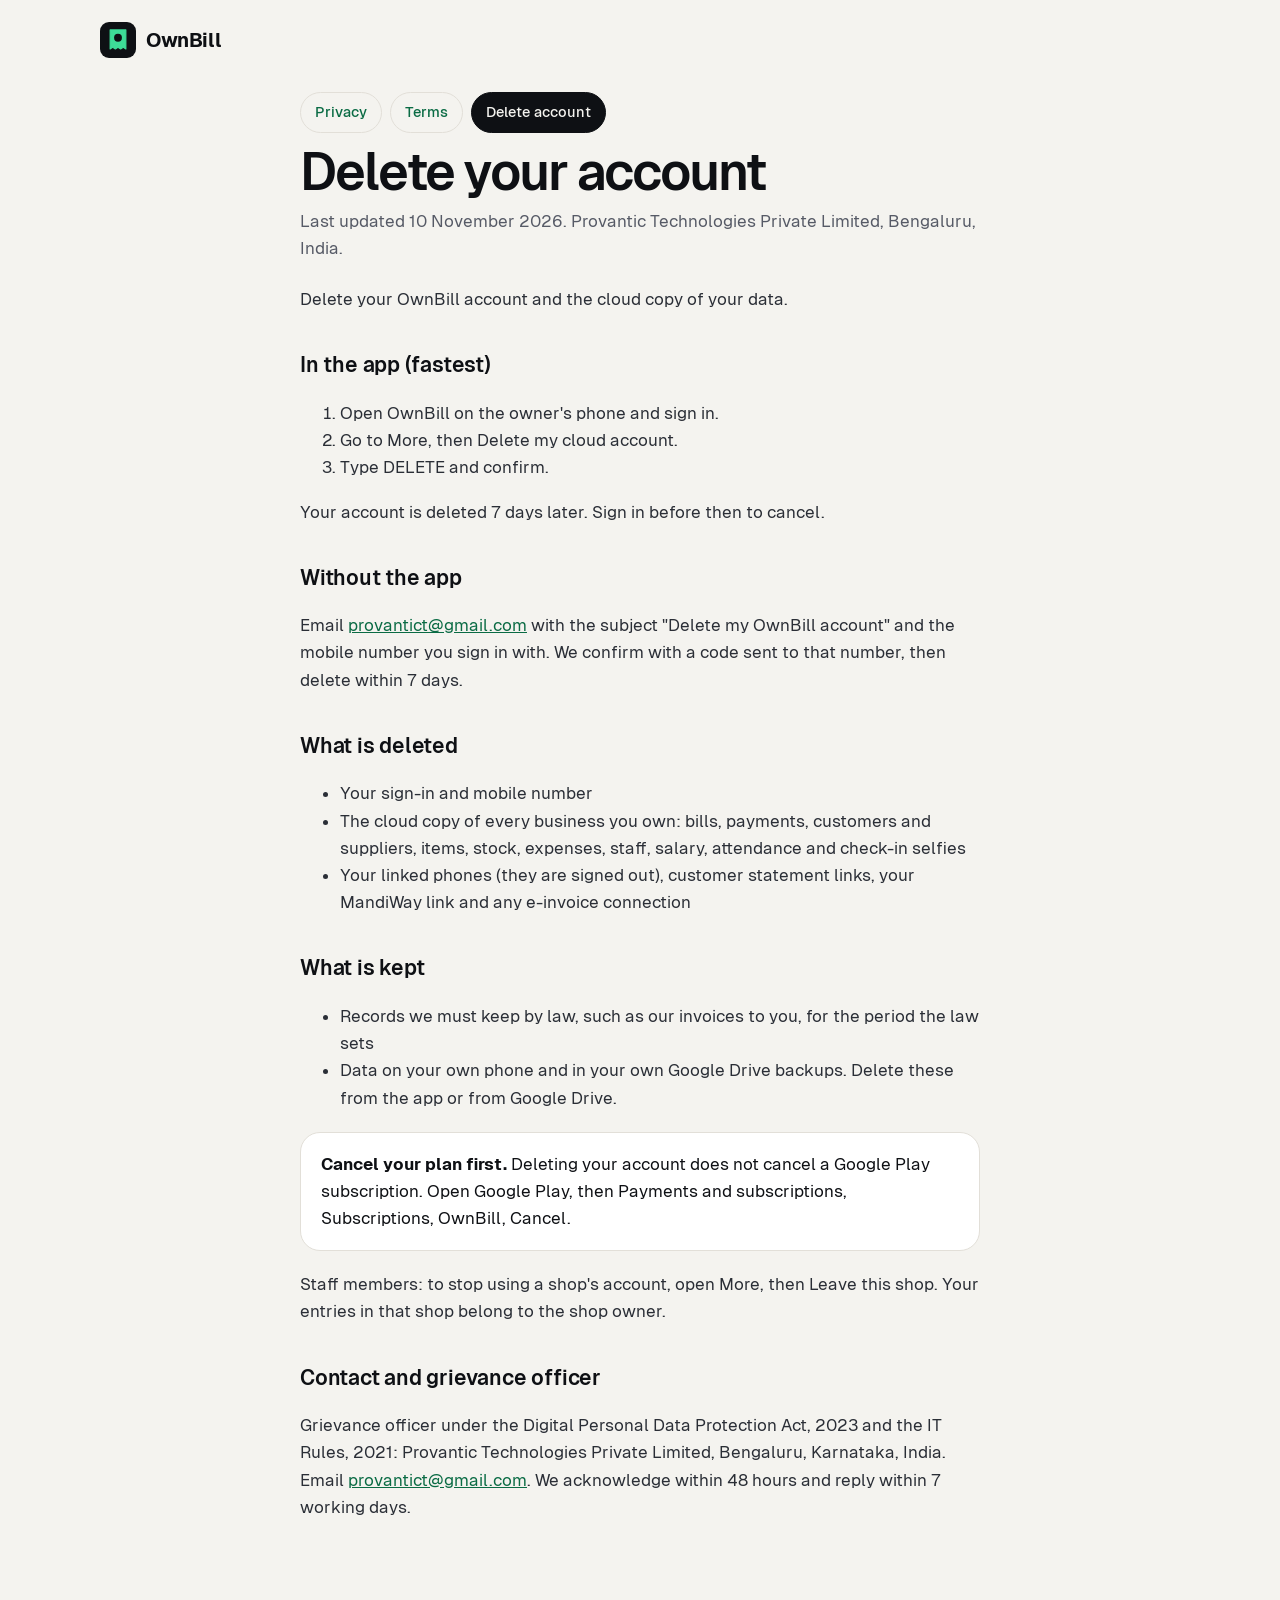
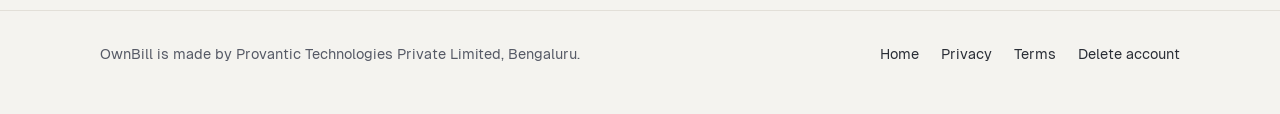
<file: delete-account/index.html>
<!doctype html>
<html lang="en">
<head>
<meta charset="utf-8">
<meta name="viewport" content="width=device-width, initial-scale=1">
<title>Delete your account | OwnBill</title>
<meta name="description" content="How to delete your OwnBill account and data.">
<meta name="color-scheme" content="light dark">
<link rel="canonical" href="https://ownbill.in/delete-account/">
<link rel="icon" href="/img/mark.svg" type="image/svg+xml">
<link rel="stylesheet" href="/assets/site.css">
</head>
<body>
<a class="skip" href="#main">Skip to content</a>
<header class="wrap top">
  <a class="brand" href="/" aria-label="OwnBill home"><img src="/img/mark.svg" width="36" height="36" alt="">OwnBill</a>
</header>
<main id="main" class="wrap doc">
<nav class="tabs" aria-label="Legal pages">
  <a href="/privacy/">Privacy</a><a href="/terms/">Terms</a><a href="/delete-account/" aria-current="page">Delete account</a>
</nav>
<h1>Delete your account</h1>
<p class="meta">Last updated 10 November 2026. Provantic Technologies Private Limited, Bengaluru, India.</p>
<p>Delete your OwnBill account and the cloud copy of your data.</p>
<h2>In the app (fastest)</h2><ol><li>Open OwnBill on the owner's phone and sign in.</li><li>Go to More, then Delete my cloud account.</li><li>Type DELETE and confirm.</li></ol><p>Your account is deleted 7 days later. Sign in before then to cancel.</p>
<h2>Without the app</h2><p>Email <a href="mailto:provantict@gmail.com?subject=Delete%20my%20OwnBill%20account">provantict@gmail.com</a> with the subject "Delete my OwnBill account" and the mobile number you sign in with. We confirm with a code sent to that number, then delete within 7 days.</p>
<h2>What is deleted</h2><ul><li>Your sign-in and mobile number</li><li>The cloud copy of every business you own: bills, payments, customers and suppliers, items, stock, expenses, staff, salary, attendance and check-in selfies</li><li>Your linked phones (they are signed out), customer statement links, your MandiWay link and any e-invoice connection</li></ul>
<h2>What is kept</h2><ul><li>Records we must keep by law, such as our invoices to you, for the period the law sets</li><li>Data on your own phone and in your own Google Drive backups. Delete these from the app or from Google Drive.</li></ul>
<div class="summary"><b>Cancel your plan first.</b> Deleting your account does not cancel a Google Play subscription. Open Google Play, then Payments and subscriptions, Subscriptions, OwnBill, Cancel.</div>
<p>Staff members: to stop using a shop's account, open More, then Leave this shop. Your entries in that shop belong to the shop owner.</p>
<h2>Contact and grievance officer</h2>
<p>Grievance officer under the Digital Personal Data Protection Act, 2023 and the IT Rules, 2021: Provantic Technologies Private Limited, Bengaluru, Karnataka, India. Email <a href="mailto:provantict@gmail.com">provantict@gmail.com</a>. We acknowledge within 48 hours and reply within 7 working days.</p>
</main>
<footer><div class="wrap"><span>OwnBill is made by Provantic Technologies Private Limited, Bengaluru.</span><nav aria-label="Legal"><a href="/">Home</a><a href="/privacy/">Privacy</a><a href="/terms/">Terms</a><a href="/delete-account/">Delete account</a></nav></div></footer>
</body>
</html>
</file>
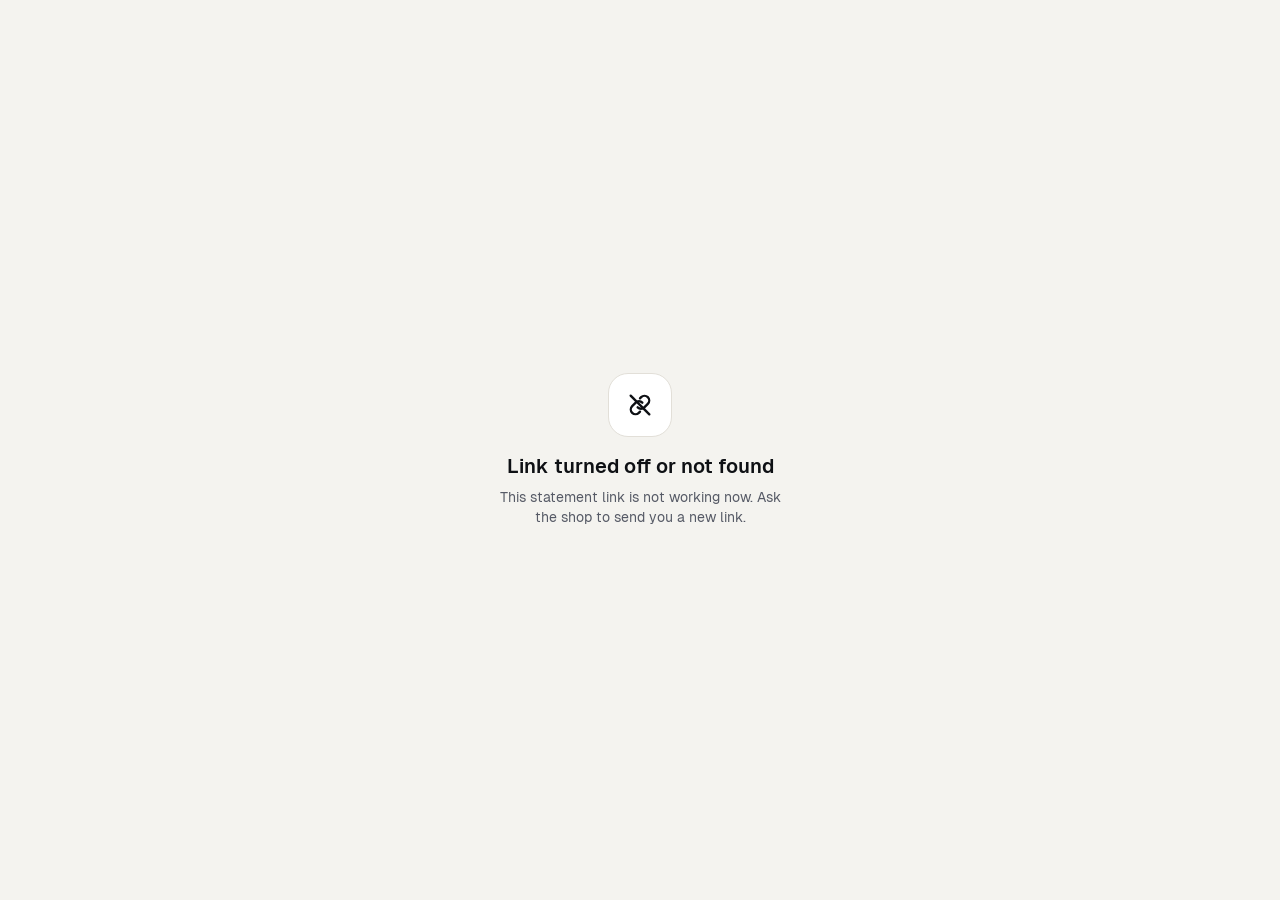
<file: l/index.html>
<!doctype html>
<html lang="en">
<head>
<meta charset="utf-8">
<meta name="viewport" content="width=device-width, initial-scale=1, viewport-fit=cover">
<meta name="robots" content="noindex, nofollow">
<meta name="referrer" content="no-referrer">
<meta name="color-scheme" content="light dark">
<meta http-equiv="Content-Security-Policy" content="default-src 'none'; script-src 'self'; style-src 'self' 'unsafe-inline'; font-src 'self'; connect-src https://lkurxhcdvrvlahdjtivp.supabase.co; img-src 'self' data:; base-uri 'none'; form-action 'none'">
<title>Statement</title>
<style>@font-face{font-family:Geist;src:url(/assets/fonts/Geist-400.woff2) format("woff2");font-weight:400;font-display:swap}@font-face{font-family:Geist;src:url(/assets/fonts/Geist-600.woff2) format("woff2");font-weight:600 800;font-display:swap}</style>
<style>
:root{
  --bg:#F4F3EF;--card:#FFFFFF;--line:#E2DFD8;--ink:#0E1014;--muted:#565A66;--faint:#62666F;
  --plum:#0E1014;--plum-hi:#272B33;--mari-soft:#FFF3DA;--mari-text:#8A5300;--mari-deep:#5C3A00;
  --green:#1E7A4C;--green-soft:#E5F5EC;--red:#B3261E;--pay:#1E7A4C;
}
@media (prefers-color-scheme: dark){
  :root{
    --bg:#0E1014;--card:#181B21;--line:#2A2E36;--ink:#F4F3EF;--muted:#B5B8C0;--faint:#959AA4;
    --plum:#3DDC97;--plum-hi:#6BE6B0;--mari-soft:#2C210C;--mari-text:#FFC24D;--mari-deep:#F0D9A8;
    --green:#66C892;--green-soft:#13261B;--red:#F2786D;--pay:#1E7A4C;
  }
}
*{box-sizing:border-box}
html{-webkit-text-size-adjust:100%}
body{margin:0;background:var(--bg);color:var(--ink);font-family:Geist,system-ui,-apple-system,'Segoe UI',Roboto,sans-serif;font-size:14px;line-height:20px;min-height:100vh}
[hidden]{display:none!important}
a{color:var(--plum)}
.wrap{max-width:560px;margin:0 auto;min-height:100vh;display:flex;flex-direction:column}
header{padding:18px 20px 16px;background:var(--card);border-bottom:1px solid var(--line);display:flex;align-items:center;gap:12px}
.av{width:44px;height:44px;border-radius:14px;background:#0E1014;color:#3DDC97;font-size:15px;font-weight:800;display:flex;align-items:center;justify-content:center;flex-shrink:0}
.biz{display:block;font-size:18px;line-height:24px;font-weight:800;overflow-wrap:anywhere}
.for{display:block;font-size:12px;line-height:17px;color:var(--faint)}
.pfor{display:none}
.bal{margin:16px 16px 0;padding:18px;border-radius:20px;background:var(--mari-soft);color:var(--mari-text)}
.bal.settled,.bal.advance{background:var(--green-soft);color:var(--green)}
.bal .l{display:block;font-size:14px;font-weight:700}
.bal .a{display:block;font-size:38px;line-height:46px;font-weight:800;letter-spacing:-.5px;font-variant-numeric:tabular-nums;overflow-wrap:anywhere}
.bal.settled .l{font-size:24px;line-height:32px;font-weight:800}
.bal .asof{display:block;font-size:12px;line-height:17px}
.btn{height:54px;border-radius:16px;font-family:inherit;font-weight:800;font-size:16px;line-height:1;text-decoration:none;display:flex;align-items:center;justify-content:center;gap:10px;cursor:pointer;transition:transform .14s cubic-bezier(.2,.8,.2,1);-webkit-tap-highlight-color:transparent}
.btn:active{transform:scale(.97)}
.btn:focus-visible{outline:3px solid #3DDC97;outline-offset:2px}
.pay{margin-top:14px;background:var(--pay);color:#fff;box-shadow:0 10px 24px rgba(30,122,76,.25)}
.paynote{display:block;margin-top:8px;font-size:12px;line-height:17px;color:var(--mari-deep)}
h2{margin:18px 20px 6px;font-size:12px;line-height:16px;font-weight:700;letter-spacing:.6px;color:var(--faint);text-transform:uppercase}
.list{margin:0 16px;background:var(--card);border:1px solid var(--line);border-radius:20px;padding:0 14px}
.row{display:flex;align-items:center;gap:12px;padding:12px 0;border-bottom:1px solid var(--line)}
.row:last-child{border-bottom:0}
.grow{flex-grow:1;min-width:0}
.row .t{display:block;font-size:14px;font-weight:700;overflow-wrap:anywhere}
.row .s{display:block;font-size:12px;line-height:17px;color:var(--faint)}
.amt{font-size:15px;font-weight:800;font-variant-numeric:tabular-nums;white-space:nowrap}
.amt.good{color:var(--green)}
.empty{padding:20px 0;color:var(--faint);text-align:center}
.ghost{margin:14px 16px 0;height:52px;border:1.5px solid var(--line);background:var(--card);color:var(--plum);font-size:15px}
footer{margin-top:auto;padding:16px 20px 20px;text-align:center;font-size:12px;line-height:17px;color:var(--faint)}
.state{flex-grow:1;display:flex;flex-direction:column;align-items:center;justify-content:center;text-align:center;padding:40px 24px;gap:8px}
.state .ic{width:64px;height:64px;border-radius:20px;background:var(--card);border:1px solid var(--line);display:flex;align-items:center;justify-content:center;margin-bottom:8px}
.state h1{margin:0;font-size:20px;line-height:26px;font-weight:800}
.state p{margin:0;color:var(--muted);max-width:300px}
.state .ghost{margin:12px 0 0;padding:0 28px}
.spin{width:28px;height:28px;border-radius:50%;border:3px solid var(--line);border-top-color:#3DDC97;animation:spin .8s linear infinite}
@keyframes spin{to{transform:rotate(360deg)}}
@media (prefers-reduced-motion: reduce){*{animation:none!important;transition:none!important}}
@media print{
  :root{--bg:#fff;--card:#fff;--line:#ccc;--ink:#000;--muted:#333;--faint:#444;--green:#000;--mari-text:#000;--mari-soft:#fff;--green-soft:#fff}
  body{background:#fff;font-size:12px}
  .wrap{max-width:none}
  .pay,.paynote,.ghost,.av,#ask{display:none!important}
  header{border-bottom:2px solid #000;padding:0 0 10px}
  .pfor{display:block;font-size:11px;color:#333}
  .bal{margin:12px 0 0;padding:10px 0;border-radius:0;border-bottom:1px solid #ccc}
  .bal .a{font-size:26px;line-height:32px}
  h2{margin:14px 0 4px}
  .list{margin:0;border:0;padding:0}
  .row{break-inside:avoid;padding:6px 0}
  footer{padding:14px 0 0;text-align:left}
}
</style>
<script src="statement.js" defer></script>
</head>
<body>
<div class="wrap">
  <main id="loading" class="state" aria-live="polite">
    <div class="spin" role="presentation"></div>
    <p>Loading your statement&hellip;</p>
  </main>

  <main id="gone" class="state" hidden>
    <div class="ic" aria-hidden="true">
      <svg width="28" height="28" viewBox="0 0 24 24" fill="none" stroke="currentColor" stroke-width="2" stroke-linecap="round" stroke-linejoin="round" style="color:var(--plum)"><path d="M10 14a4 4 0 005.7 0l3-3a4 4 0 00-5.7-5.7l-1 1"/><path d="M14 10a4 4 0 00-5.7 0l-3 3a4 4 0 005.7 5.7l1-1"/><path d="M4 4l16 16"/></svg>
    </div>
    <h1>Link turned off or not found</h1>
    <p>This statement link is not working now. Ask the shop to send you a new link.</p>
  </main>

  <main id="offline" class="state" hidden>
    <div class="ic" aria-hidden="true">
      <svg width="28" height="28" viewBox="0 0 24 24" fill="none" stroke="currentColor" stroke-width="2" stroke-linecap="round" stroke-linejoin="round" style="color:var(--plum)"><path d="M2 8.5a15 15 0 0120 0M5.5 12a10 10 0 0113 0M9 15.5a5 5 0 016 0"/><path d="M12 19h.01"/><path d="M3 3l18 18"/></svg>
    </div>
    <h1>Could not load</h1>
    <p id="offmsg">Check your internet and try again.</p>
    <button id="retry" class="btn ghost" type="button">Try again</button>
  </main>

  <div id="page" hidden style="display:flex;flex-direction:column;flex-grow:1">
    <header>
      <span id="av" class="av" aria-hidden="true"></span>
      <span>
        <span id="biz" class="biz"></span>
        <span id="for" class="for"></span>
        <span id="pfor" class="pfor"></span>
      </span>
    </header>

    <section id="bal" class="bal" aria-live="polite">
      <span id="blabel" class="l"></span>
      <span id="bamount" class="a"></span>
      <span id="asof" class="asof"></span>
      <a id="pay" class="btn pay" href="#" hidden>
        <svg width="20" height="20" viewBox="0 0 24 24" fill="none" stroke="#FFFFFF" stroke-width="2" stroke-linecap="round" stroke-linejoin="round" aria-hidden="true"><rect x="5" y="2" width="14" height="20" rx="2.5"/><path d="M9 12l2 2 4-4"/></svg>
        <span id="paytext"></span>
      </a>
      <span id="paynote" class="paynote" hidden></span>
    </section>

    <h2>Bills and payments</h2>
    <div id="rows" class="list"></div>

    <button id="dl" class="btn ghost" type="button">
      <svg width="18" height="18" viewBox="0 0 24 24" fill="none" stroke="currentColor" stroke-width="2.2" stroke-linecap="round" stroke-linejoin="round" aria-hidden="true"><path d="M12 4v11M7 10l5 5 5-5M5 20h14"/></svg>
      Download statement
    </button>

    <footer><span id="ask"></span><br>Shared using OwnBill</footer>
  </div>
</div>
</body>
</html>
</file>
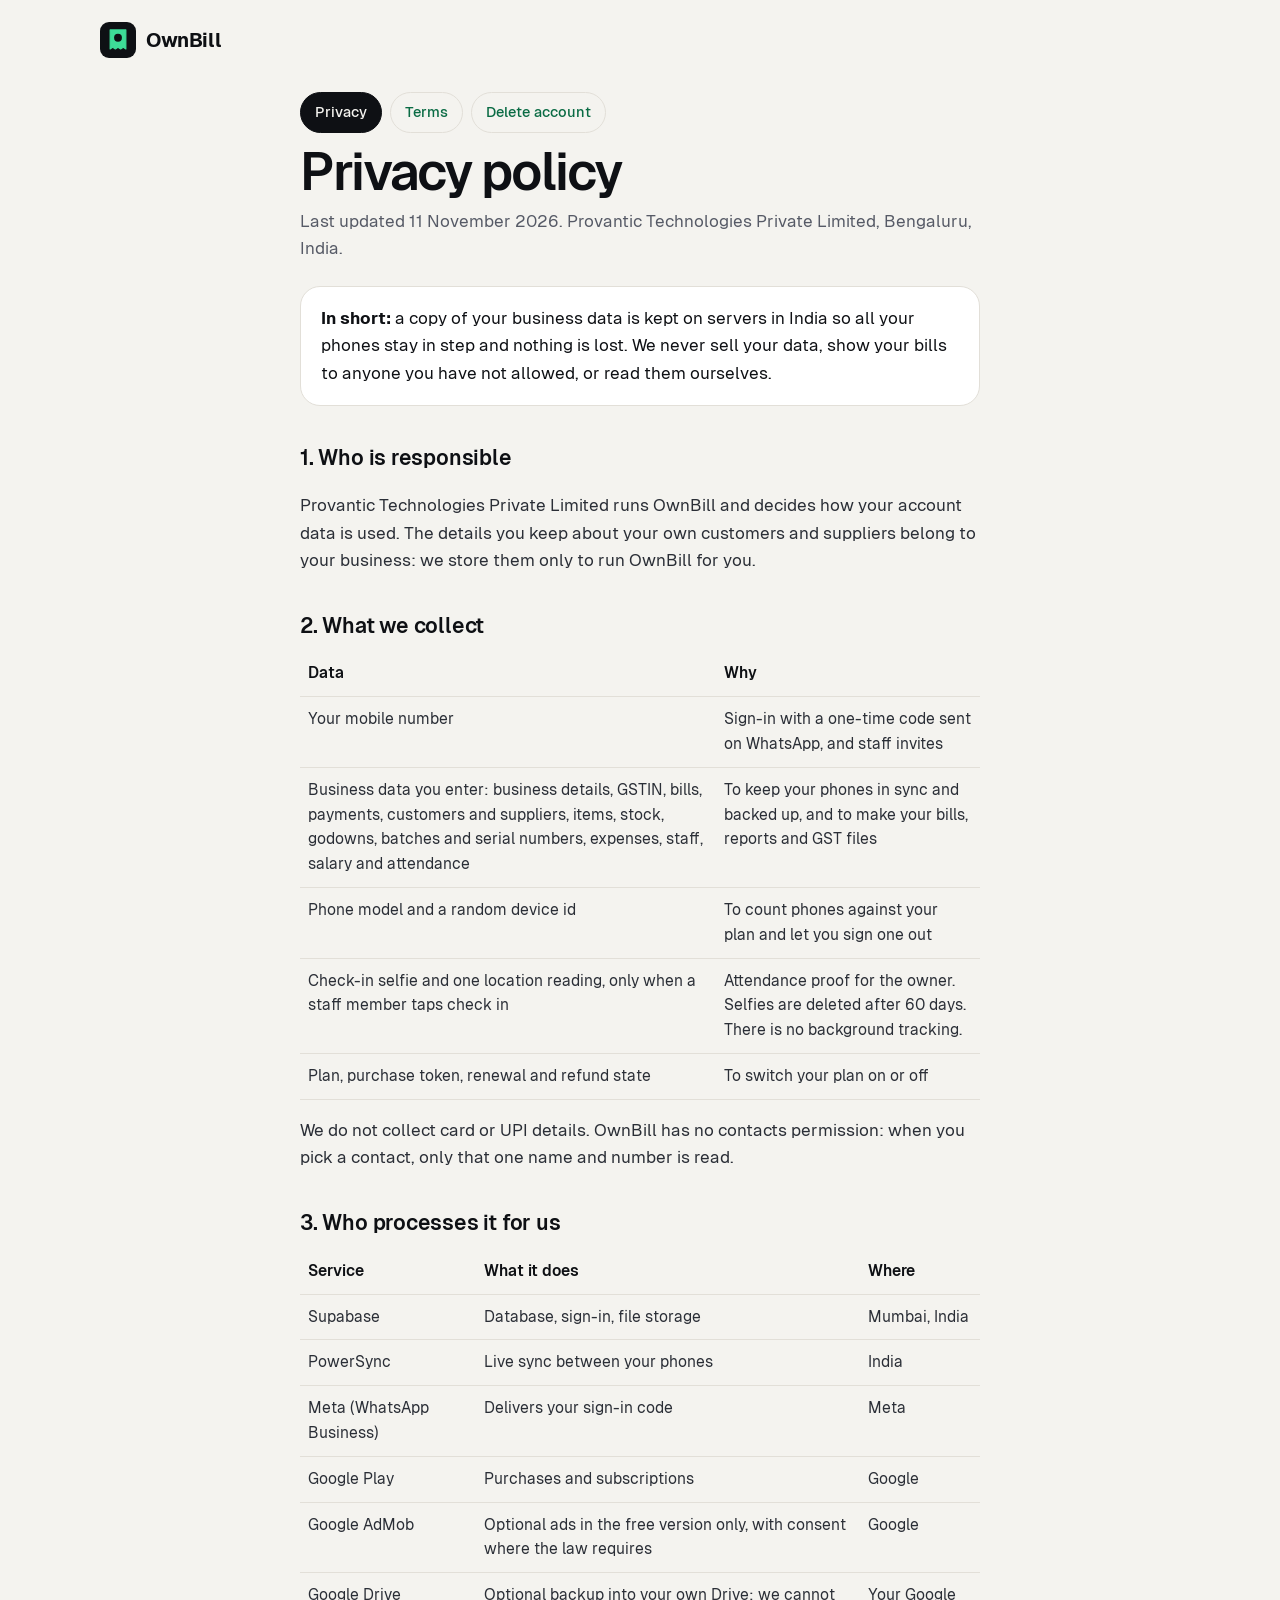
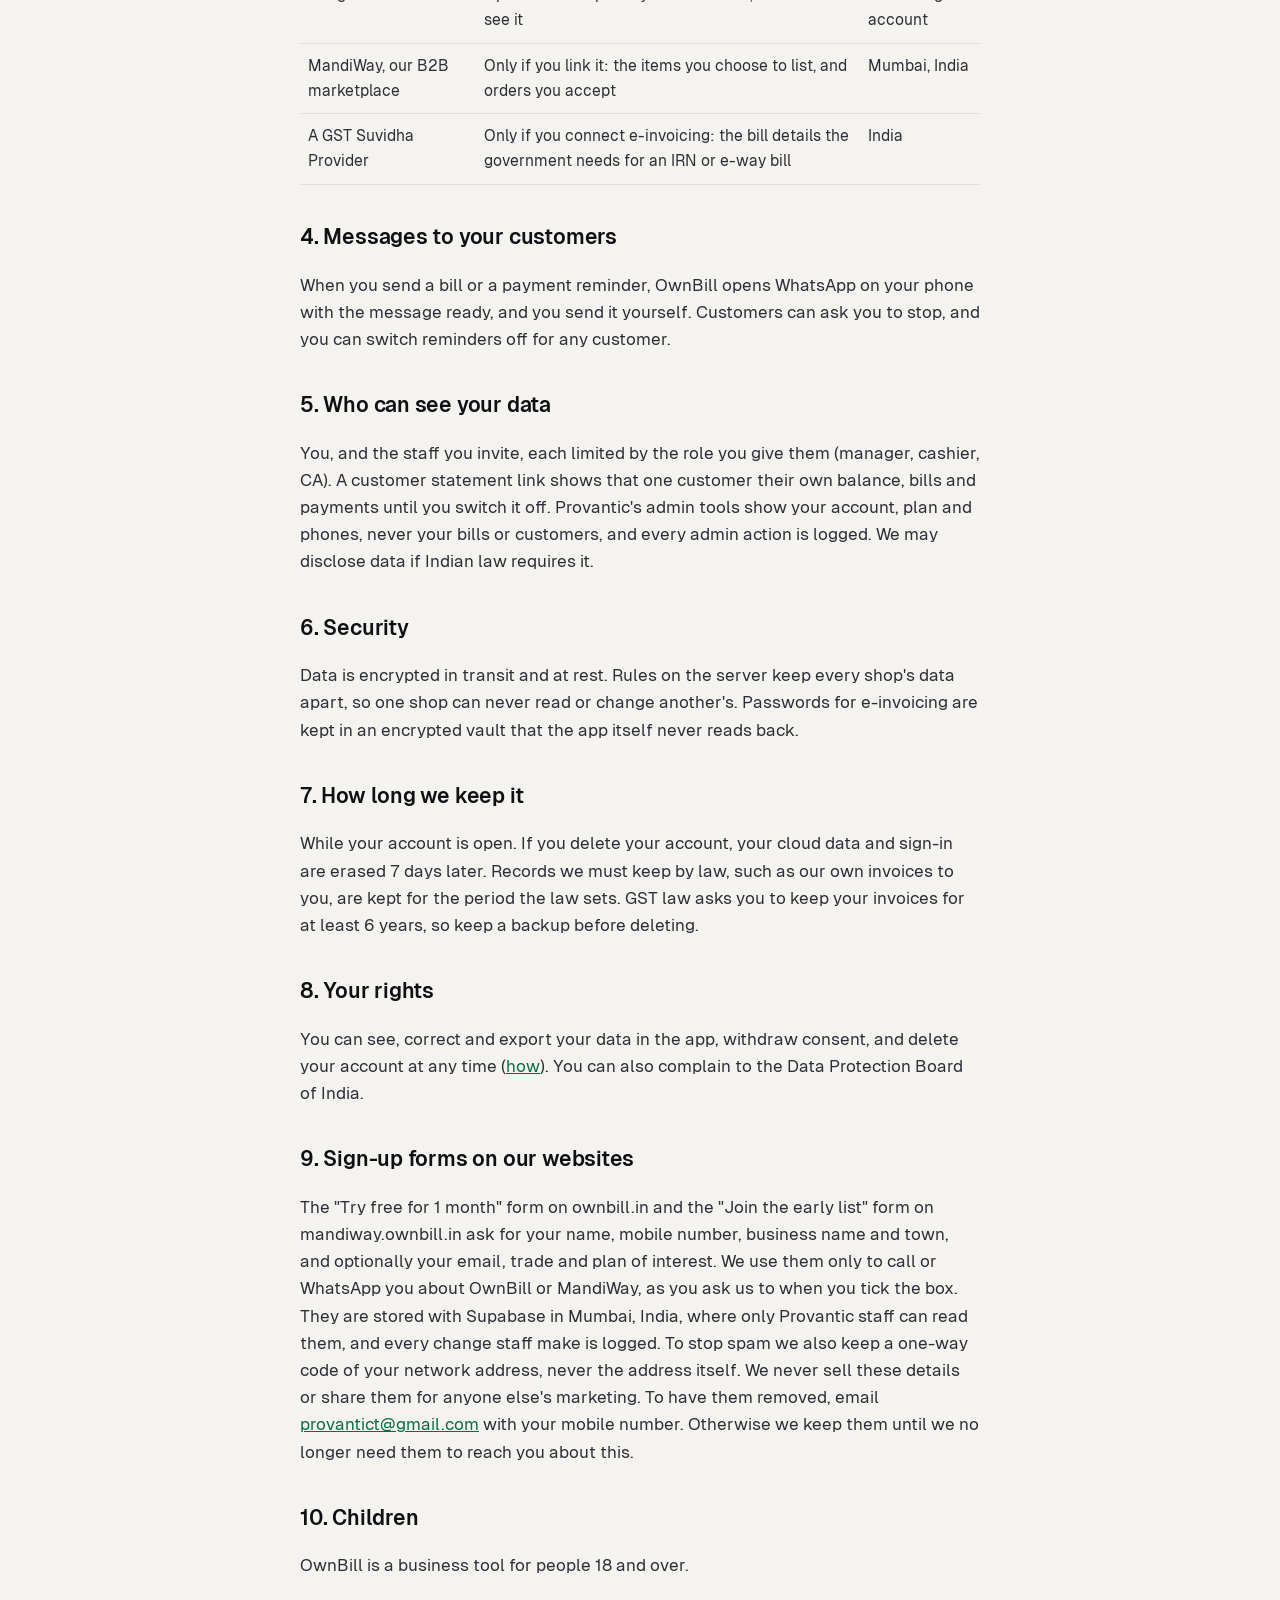
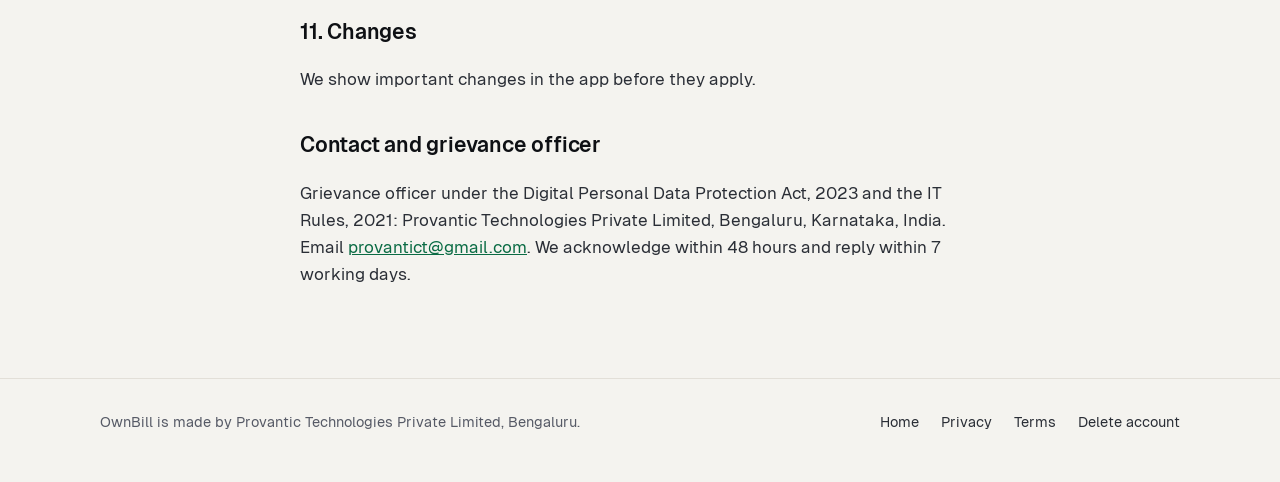
<file: privacy/index.html>
<!doctype html>
<html lang="en">
<head>
<meta charset="utf-8">
<meta name="viewport" content="width=device-width, initial-scale=1">
<title>Privacy policy | OwnBill</title>
<meta name="description" content="How OwnBill collects, uses and protects your data.">
<meta name="color-scheme" content="light dark">
<link rel="canonical" href="https://ownbill.in/privacy/">
<link rel="icon" href="/img/mark.svg" type="image/svg+xml">
<link rel="stylesheet" href="/assets/site.css">
</head>
<body>
<a class="skip" href="#main">Skip to content</a>
<header class="wrap top">
  <a class="brand" href="/" aria-label="OwnBill home"><img src="/img/mark.svg" width="36" height="36" alt="">OwnBill</a>
</header>
<main id="main" class="wrap doc">
<nav class="tabs" aria-label="Legal pages">
  <a href="/privacy/" aria-current="page">Privacy</a><a href="/terms/">Terms</a><a href="/delete-account/">Delete account</a>
</nav>
<h1>Privacy policy</h1>
<p class="meta">Last updated 11 November 2026. Provantic Technologies Private Limited, Bengaluru, India.</p>
<div class="summary"><b>In short:</b> a copy of your business data is kept on servers in India so all your phones stay in step and nothing is lost. We never sell your data, show your bills to anyone you have not allowed, or read them ourselves.</div>
<h2>1. Who is responsible</h2>
<p>Provantic Technologies Private Limited runs OwnBill and decides how your account data is used. The details you keep about your own customers and suppliers belong to your business: we store them only to run OwnBill for you.</p>
<h2>2. What we collect</h2>
<table><tr><th>Data</th><th>Why</th></tr>
<tr><td>Your mobile number</td><td>Sign-in with a one-time code sent on WhatsApp, and staff invites</td></tr>
<tr><td>Business data you enter: business details, GSTIN, bills, payments, customers and suppliers, items, stock, godowns, batches and serial numbers, expenses, staff, salary and attendance</td><td>To keep your phones in sync and backed up, and to make your bills, reports and GST files</td></tr>
<tr><td>Phone model and a random device id</td><td>To count phones against your plan and let you sign one out</td></tr>
<tr><td>Check-in selfie and one location reading, only when a staff member taps check in</td><td>Attendance proof for the owner. Selfies are deleted after 60 days. There is no background tracking.</td></tr>
<tr><td>Plan, purchase token, renewal and refund state</td><td>To switch your plan on or off</td></tr></table>
<p>We do not collect card or UPI details. OwnBill has no contacts permission: when you pick a contact, only that one name and number is read.</p>
<h2>3. Who processes it for us</h2>
<table><tr><th>Service</th><th>What it does</th><th>Where</th></tr>
<tr><td>Supabase</td><td>Database, sign-in, file storage</td><td>Mumbai, India</td></tr>
<tr><td>PowerSync</td><td>Live sync between your phones</td><td>India</td></tr>
<tr><td>Meta (WhatsApp Business)</td><td>Delivers your sign-in code</td><td>Meta</td></tr>
<tr><td>Google Play</td><td>Purchases and subscriptions</td><td>Google</td></tr>
<tr><td>Google AdMob</td><td>Optional ads in the free version only, with consent where the law requires</td><td>Google</td></tr>
<tr><td>Google Drive</td><td>Optional backup into your own Drive; we cannot see it</td><td>Your Google account</td></tr>
<tr><td>MandiWay, our B2B marketplace</td><td>Only if you link it: the items you choose to list, and orders you accept</td><td>Mumbai, India</td></tr>
<tr><td>A GST Suvidha Provider</td><td>Only if you connect e-invoicing: the bill details the government needs for an IRN or e-way bill</td><td>India</td></tr></table>
<h2>4. Messages to your customers</h2>
<p>When you send a bill or a payment reminder, OwnBill opens WhatsApp on your phone with the message ready, and you send it yourself. Customers can ask you to stop, and you can switch reminders off for any customer.</p>
<h2>5. Who can see your data</h2>
<p>You, and the staff you invite, each limited by the role you give them (manager, cashier, CA). A customer statement link shows that one customer their own balance, bills and payments until you switch it off. Provantic's admin tools show your account, plan and phones, never your bills or customers, and every admin action is logged. We may disclose data if Indian law requires it.</p>
<h2>6. Security</h2>
<p>Data is encrypted in transit and at rest. Rules on the server keep every shop's data apart, so one shop can never read or change another's. Passwords for e-invoicing are kept in an encrypted vault that the app itself never reads back.</p>
<h2>7. How long we keep it</h2>
<p>While your account is open. If you delete your account, your cloud data and sign-in are erased 7 days later. Records we must keep by law, such as our own invoices to you, are kept for the period the law sets. GST law asks you to keep your invoices for at least 6 years, so keep a backup before deleting.</p>
<h2>8. Your rights</h2>
<p>You can see, correct and export your data in the app, withdraw consent, and delete your account at any time (<a href="/delete-account/">how</a>). You can also complain to the Data Protection Board of India.</p>
<h2 id="website-forms">9. Sign-up forms on our websites</h2>
<p>The "Try free for 1 month" form on ownbill.in and the "Join the early list" form on mandiway.ownbill.in ask for your name, mobile number, business name and town, and optionally your email, trade and plan of interest. We use them only to call or WhatsApp you about OwnBill or MandiWay, as you ask us to when you tick the box. They are stored with Supabase in Mumbai, India, where only Provantic staff can read them, and every change staff make is logged. To stop spam we also keep a one-way code of your network address, never the address itself. We never sell these details or share them for anyone else's marketing. To have them removed, email <a href="mailto:provantict@gmail.com">provantict@gmail.com</a> with your mobile number. Otherwise we keep them until we no longer need them to reach you about this.</p>
<h2>10. Children</h2><p>OwnBill is a business tool for people 18 and over.</p>
<h2>11. Changes</h2><p>We show important changes in the app before they apply.</p>
<h2>Contact and grievance officer</h2>
<p>Grievance officer under the Digital Personal Data Protection Act, 2023 and the IT Rules, 2021: Provantic Technologies Private Limited, Bengaluru, Karnataka, India. Email <a href="mailto:provantict@gmail.com">provantict@gmail.com</a>. We acknowledge within 48 hours and reply within 7 working days.</p>
</main>
<footer><div class="wrap"><span>OwnBill is made by Provantic Technologies Private Limited, Bengaluru.</span><nav aria-label="Legal"><a href="/">Home</a><a href="/privacy/">Privacy</a><a href="/terms/">Terms</a><a href="/delete-account/">Delete account</a></nav></div></footer>
</body>
</html>
</file>
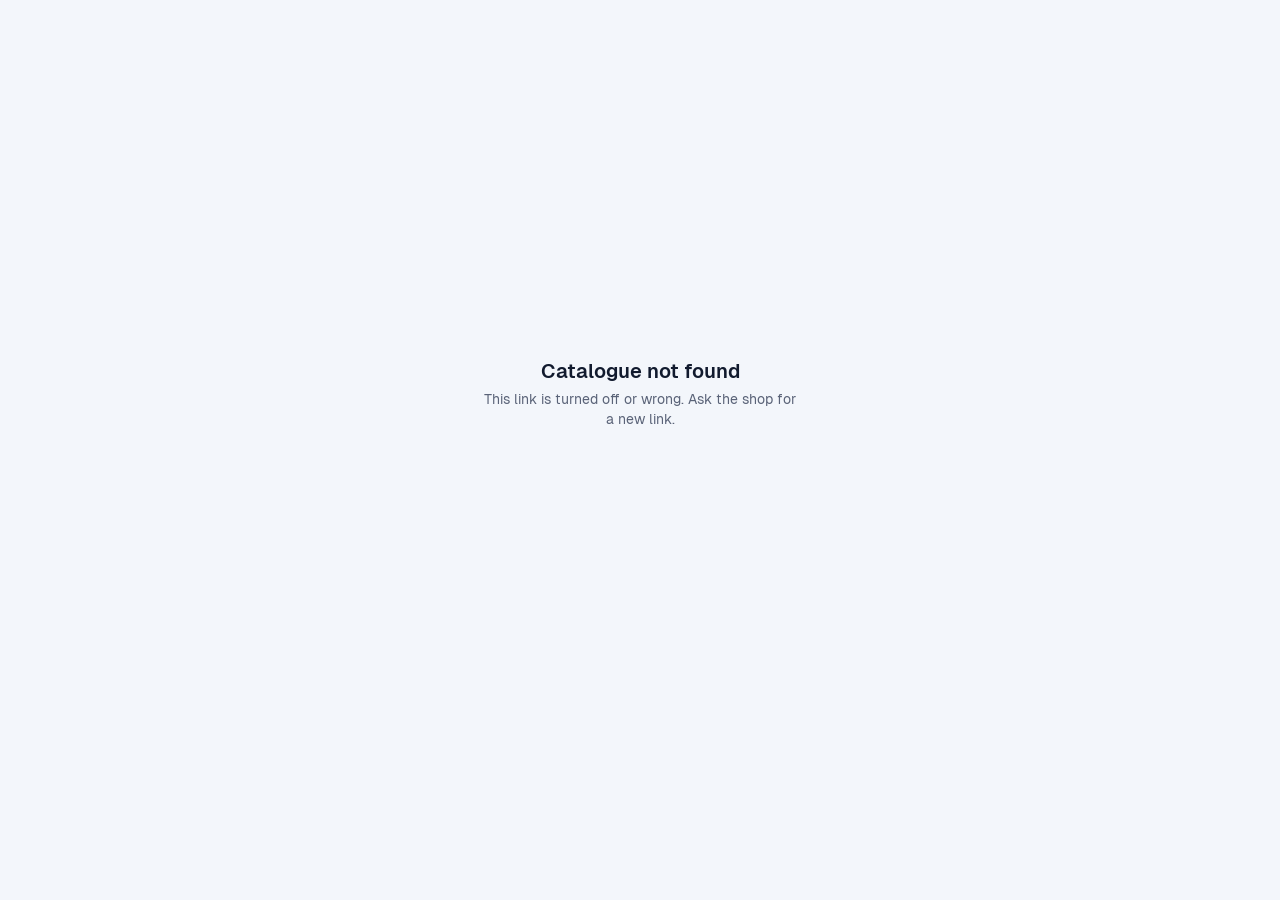
<file: s/index.html>
<!doctype html>
<html lang="en">
<head>
<meta charset="utf-8">
<meta name="viewport" content="width=device-width, initial-scale=1, viewport-fit=cover">
<meta name="robots" content="noindex, nofollow">
<meta name="referrer" content="no-referrer">
<meta name="color-scheme" content="light dark">
<meta http-equiv="Content-Security-Policy" content="default-src 'none'; script-src 'self'; style-src 'self' 'unsafe-inline'; font-src 'self'; connect-src https://lkurxhcdvrvlahdjtivp.supabase.co; img-src 'self' data:; base-uri 'none'; form-action 'none'">
<title>Catalogue</title>
<style>@font-face{font-family:Geist;src:url(/assets/fonts/Geist-400.woff2) format("woff2");font-weight:400;font-display:swap}@font-face{font-family:Geist;src:url(/assets/fonts/Geist-600.woff2) format("woff2");font-weight:600 800;font-display:swap}</style>
<style>
:root{--bg:#F3F6FB;--card:#fff;--line:#E2E7F0;--ink:#111A2E;--muted:#5A6378;--faint:#7F899E;--blue:#1D5BF0;--blue-lo:#1440B8;--blue-soft:#E8F0FF;--green:#0E7A4A;--wa:#1E7A4C;--red:#B42318}
@media (prefers-color-scheme: dark){:root{--bg:#0A0F1C;--card:#121A2E;--line:#243049;--ink:#EEF2FA;--muted:#AEB8CC;--faint:#8A95AD;--blue:#5B8CFF;--blue-lo:#3B66D8;--blue-soft:#17264A;--green:#5FD49B;--red:#FF8A7A}}
*{box-sizing:border-box}
html{-webkit-text-size-adjust:100%}
body{margin:0;background:var(--bg);color:var(--ink);font-family:Geist,system-ui,-apple-system,'Segoe UI',Roboto,sans-serif;font-size:14px;line-height:20px;min-height:100vh}
[hidden]{display:none!important}
.wrap{max-width:640px;margin:0 auto;min-height:100vh;display:flex;flex-direction:column;padding-bottom:110px}
header{background:var(--blue);color:#fff;padding:20px 18px 22px;border-radius:0 0 26px 26px}
.biz{font-size:21px;line-height:27px;font-weight:800;overflow-wrap:anywhere}
.sub{font-size:13px;opacity:.85;margin-top:2px}
.note{margin-top:10px;font-size:13px;background:rgba(255,255,255,.14);border-radius:12px;padding:8px 10px}
.tools{position:sticky;top:0;z-index:2;background:var(--bg);padding:12px 16px 8px}
input[type=search]{width:100%;height:48px;border-radius:14px;border:1.5px solid var(--line);background:var(--card);color:var(--ink);font:inherit;font-size:16px;padding:0 14px}
input[type=search]:focus{outline:3px solid var(--blue-soft);border-color:var(--blue)}
.cats{display:flex;gap:8px;overflow-x:auto;padding-top:10px;scrollbar-width:none}
.cats button{flex:0 0 auto;height:36px;padding:0 14px;border-radius:999px;border:1.5px solid var(--line);background:var(--card);color:var(--muted);font:inherit;font-weight:700;font-size:13px;cursor:pointer}
.cats button[aria-pressed=true]{background:var(--ink);border-color:var(--ink);color:var(--bg)}
h2{margin:16px 20px 6px;font-size:13px;font-weight:800;color:var(--faint)}
.list{margin:0 16px;background:var(--card);border:1.5px solid var(--line);border-radius:20px;overflow:hidden}
.it{display:flex;align-items:center;gap:12px;padding:12px 14px;border-bottom:1px solid var(--line)}
.it:last-child{border-bottom:0}
.grow{flex:1;min-width:0}
.n{display:block;font-weight:700;font-size:14.5px;overflow-wrap:anywhere}
.d{display:block;font-size:12px;color:var(--faint)}
.p{font-weight:800;font-variant-numeric:tabular-nums;white-space:nowrap}
.mrp{display:block;font-size:11.5px;color:var(--faint);text-decoration:line-through;text-align:right}
.out{font-size:12px;font-weight:700;color:var(--red)}
.q{display:flex;align-items:center;gap:6px}
.q button{width:36px;height:36px;border-radius:12px;border:0;background:var(--blue-soft);color:var(--blue);font:inherit;font-size:20px;font-weight:800;cursor:pointer}
.q b{min-width:22px;text-align:center;font-variant-numeric:tabular-nums}
.add,.q button.add{width:auto;height:36px;padding:0 16px;border-radius:12px;border:1.5px solid var(--blue);background:var(--card);color:var(--blue);font:inherit;font-size:14px;font-weight:800;cursor:pointer}
.bar{position:fixed;left:0;right:0;bottom:0;padding:12px 16px calc(14px + env(safe-area-inset-bottom));background:var(--card);border-top:1px solid var(--line);box-shadow:0 -10px 30px rgba(17,26,46,.10)}
.bar .in{max-width:608px;margin:0 auto}
.btn{width:100%;height:56px;border-radius:18px;border:0;background:var(--wa);color:#fff;font:inherit;font-size:16px;font-weight:800;display:flex;align-items:center;justify-content:center;gap:10px;cursor:pointer;text-decoration:none}
.btn[aria-disabled=true]{opacity:.5;pointer-events:none}
.sum{display:block;text-align:center;font-size:12.5px;color:var(--muted);margin-bottom:8px}
.empty{padding:24px;text-align:center;color:var(--faint)}
.state{flex-grow:1;display:flex;flex-direction:column;align-items:center;justify-content:center;text-align:center;padding:60px 24px;gap:8px}
.state h1{margin:0;font-size:20px;font-weight:800}
.state p{margin:0;color:var(--muted);max-width:320px}
.spin{width:28px;height:28px;border-radius:50%;border:3px solid var(--line);border-top-color:var(--blue);animation:spin .8s linear infinite}
@keyframes spin{to{transform:rotate(360deg)}}
footer{text-align:center;color:var(--faint);font-size:12px;padding:18px}
button:focus-visible,a:focus-visible{outline:3px solid var(--blue);outline-offset:2px}
@media (prefers-reduced-motion: reduce){*{animation:none!important;transition:none!important}}
</style>
<script src="store.js" defer></script>
</head>
<body>
<div class="wrap">
  <main id="loading" class="state" aria-live="polite"><div class="spin" role="presentation"></div><p>Loading the catalogue&hellip;</p></main>
  <main id="gone" class="state" hidden><h1>Catalogue not found</h1><p>This link is turned off or wrong. Ask the shop for a new link.</p></main>
  <main id="offline" class="state" hidden><h1>Could not load</h1><p>Check your internet and try again.</p><button id="retry" class="add" type="button">Try again</button></main>
  <div id="page" hidden>
    <header><div id="biz" class="biz"></div><div id="sub" class="sub"></div><div id="note" class="note" hidden></div></header>
    <div class="tools">
      <input id="q" type="search" placeholder="Search items" aria-label="Search items" autocomplete="off">
      <div id="cats" class="cats" role="toolbar" aria-label="Categories"></div>
    </div>
    <div id="items"></div>
    <footer>Prices and stock as set by the shop. Made with OwnBill.</footer>
  </div>
</div>
<div id="bar" class="bar" hidden>
  <div class="in">
    <span id="sum" class="sum"></span>
    <a id="send" class="btn" href="#" target="_blank" rel="noopener noreferrer" aria-disabled="true">
      <svg width="22" height="22" viewBox="0 0 24 24" fill="currentColor" aria-hidden="true"><path d="M12 2a10 10 0 00-8.6 15.1L2 22l5-1.3A10 10 0 1012 2zm0 18.2a8.2 8.2 0 01-4.2-1.2l-.3-.2-3 .8.8-2.9-.2-.3A8.2 8.2 0 1112 20.2zm4.5-6.1c-.2-.1-1.5-.7-1.7-.8s-.4-.1-.6.1-.7.8-.8 1-.3.2-.5.1a6.7 6.7 0 01-3.3-2.9c-.3-.4.3-.4.7-1.3a.5.5 0 000-.4l-.8-1.8c-.2-.5-.4-.4-.6-.4h-.5a1 1 0 00-.7.3 3 3 0 00-.9 2.2 5.2 5.2 0 001.1 2.7 11.8 11.8 0 004.5 4c1.7.7 2.3.8 3.2.6a2.7 2.7 0 001.8-1.2 2.2 2.2 0 00.1-1.2c0-.1-.2-.2-.4-.3z"/></svg>
      <span id="sendt">Send order on WhatsApp</span>
    </a>
  </div>
</div>
</body>
</html>
</file>
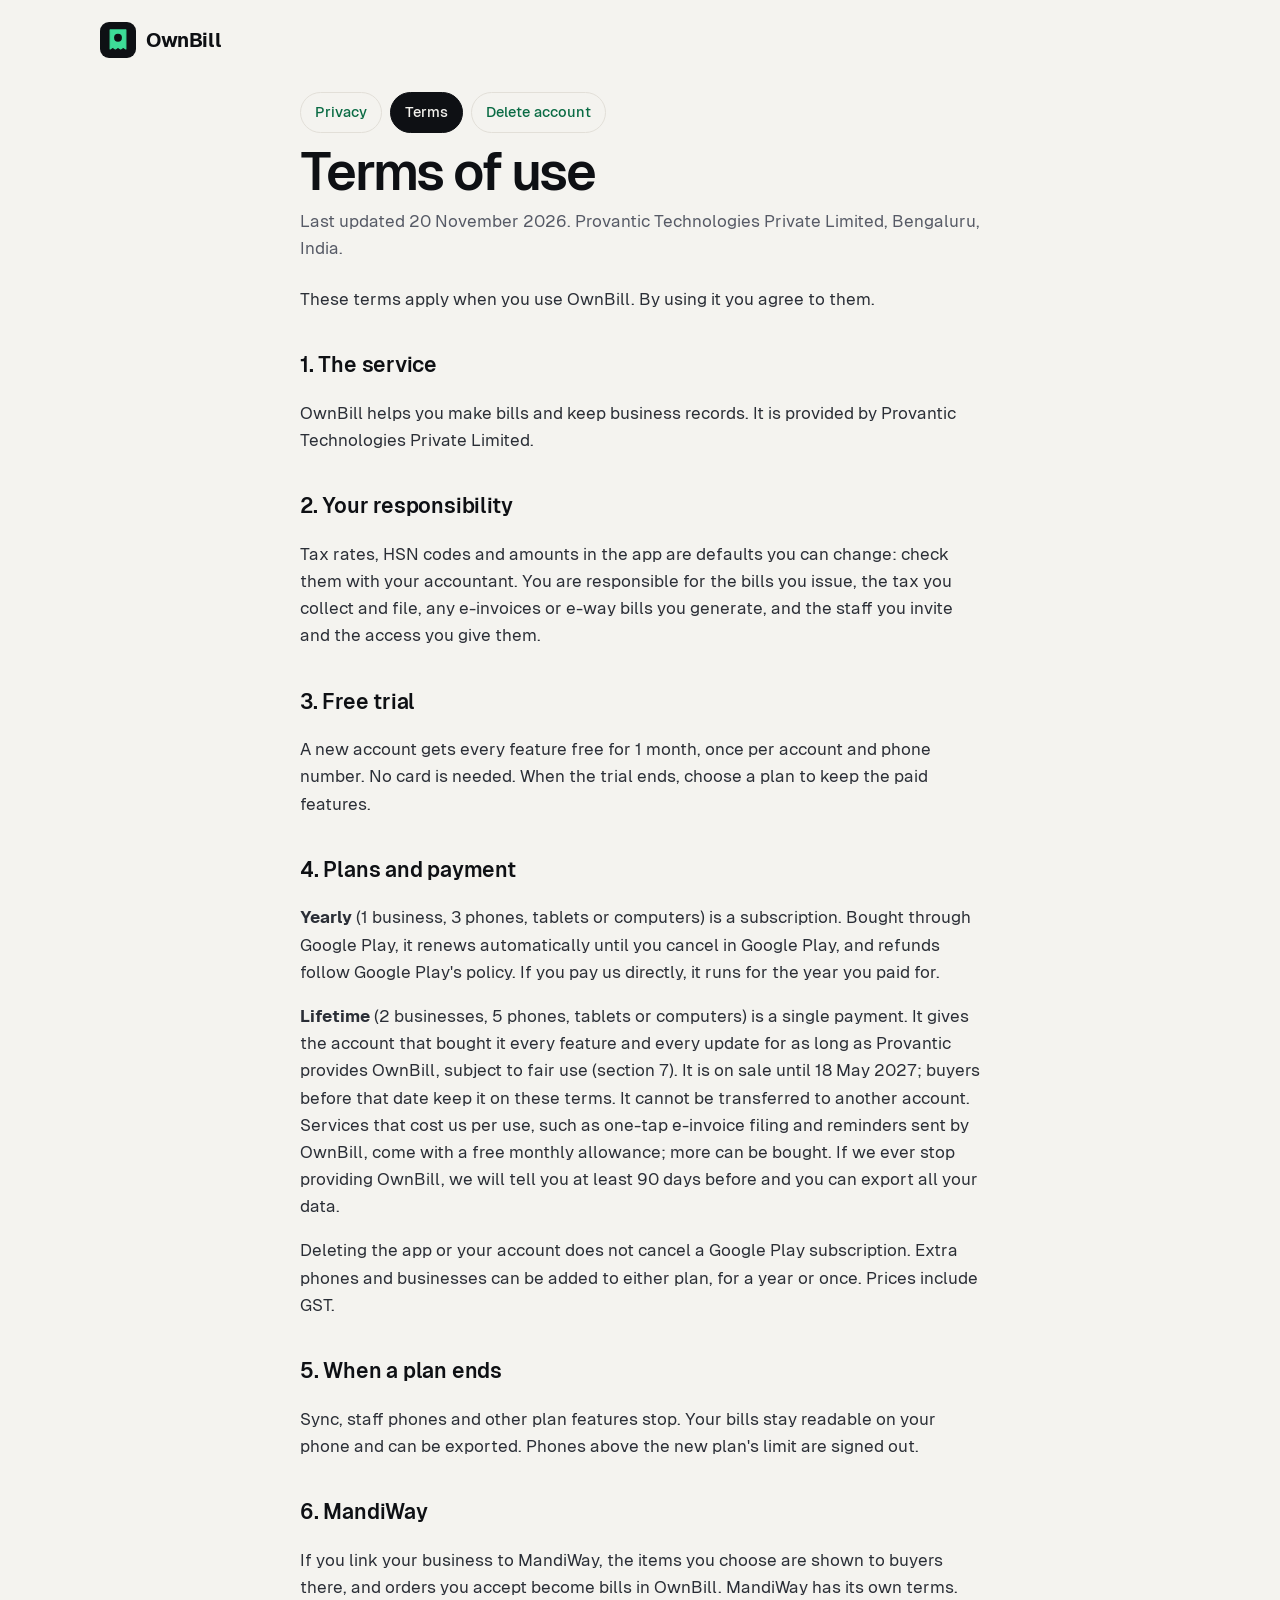
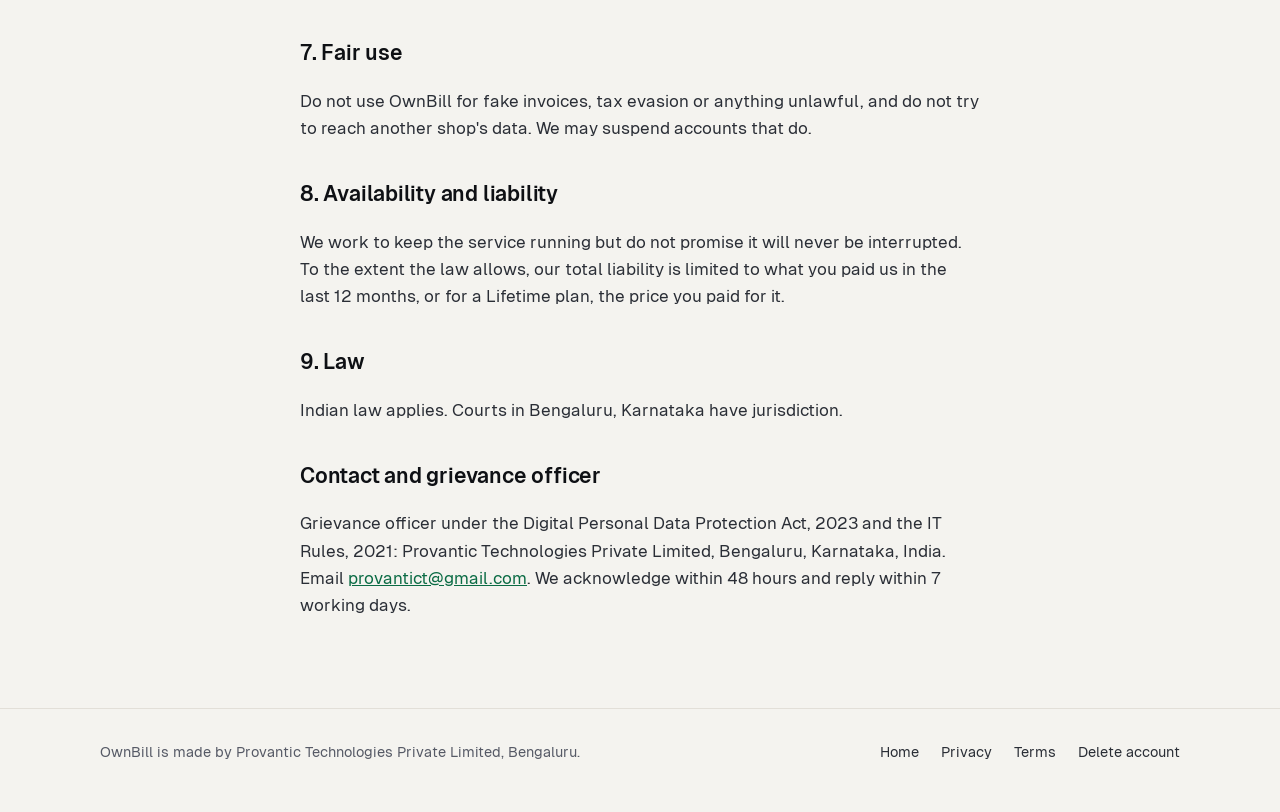
<file: terms/index.html>
<!doctype html>
<html lang="en">
<head>
<meta charset="utf-8">
<meta name="viewport" content="width=device-width, initial-scale=1">
<title>Terms of use | OwnBill</title>
<meta name="description" content="The terms for using OwnBill.">
<meta name="color-scheme" content="light dark">
<link rel="canonical" href="https://ownbill.in/terms/">
<link rel="icon" href="/img/mark.svg" type="image/svg+xml">
<link rel="stylesheet" href="/assets/site.css">
</head>
<body>
<a class="skip" href="#main">Skip to content</a>
<header class="wrap top">
  <a class="brand" href="/" aria-label="OwnBill home"><img src="/img/mark.svg" width="36" height="36" alt="">OwnBill</a>
</header>
<main id="main" class="wrap doc">
<nav class="tabs" aria-label="Legal pages">
  <a href="/privacy/">Privacy</a><a href="/terms/" aria-current="page">Terms</a><a href="/delete-account/">Delete account</a>
</nav>
<h1>Terms of use</h1>
<p class="meta">Last updated 20 November 2026. Provantic Technologies Private Limited, Bengaluru, India.</p>
<p>These terms apply when you use OwnBill. By using it you agree to them.</p>
<h2>1. The service</h2><p>OwnBill helps you make bills and keep business records. It is provided by Provantic Technologies Private Limited.</p>
<h2>2. Your responsibility</h2><p>Tax rates, HSN codes and amounts in the app are defaults you can change: check them with your accountant. You are responsible for the bills you issue, the tax you collect and file, any e-invoices or e-way bills you generate, and the staff you invite and the access you give them.</p>
<h2>3. Free trial</h2><p>A new account gets every feature free for 1 month, once per account and phone number. No card is needed. When the trial ends, choose a plan to keep the paid features.</p>
<h2>4. Plans and payment</h2><p><b>Yearly</b> (1 business, 3 phones, tablets or computers) is a subscription. Bought through Google Play, it renews automatically until you cancel in Google Play, and refunds follow Google Play's policy. If you pay us directly, it runs for the year you paid for.</p><p><b>Lifetime</b> (2 businesses, 5 phones, tablets or computers) is a single payment. It gives the account that bought it every feature and every update for as long as Provantic provides OwnBill, subject to fair use (section 7). It is on sale until 18 May 2027; buyers before that date keep it on these terms. It cannot be transferred to another account. Services that cost us per use, such as one-tap e-invoice filing and reminders sent by OwnBill, come with a free monthly allowance; more can be bought. If we ever stop providing OwnBill, we will tell you at least 90 days before and you can export all your data.</p><p> Deleting the app or your account does not cancel a Google Play subscription. Extra phones and businesses can be added to either plan, for a year or once. Prices include GST.</p>
<h2>5. When a plan ends</h2><p>Sync, staff phones and other plan features stop. Your bills stay readable on your phone and can be exported. Phones above the new plan's limit are signed out.</p>
<h2>6. MandiWay</h2><p>If you link your business to MandiWay, the items you choose are shown to buyers there, and orders you accept become bills in OwnBill. MandiWay has its own terms.</p>
<h2>7. Fair use</h2><p>Do not use OwnBill for fake invoices, tax evasion or anything unlawful, and do not try to reach another shop's data. We may suspend accounts that do.</p>
<h2>8. Availability and liability</h2><p>We work to keep the service running but do not promise it will never be interrupted. To the extent the law allows, our total liability is limited to what you paid us in the last 12 months, or for a Lifetime plan, the price you paid for it.</p>
<h2>9. Law</h2><p>Indian law applies. Courts in Bengaluru, Karnataka have jurisdiction.</p>
<h2>Contact and grievance officer</h2>
<p>Grievance officer under the Digital Personal Data Protection Act, 2023 and the IT Rules, 2021: Provantic Technologies Private Limited, Bengaluru, Karnataka, India. Email <a href="mailto:provantict@gmail.com">provantict@gmail.com</a>. We acknowledge within 48 hours and reply within 7 working days.</p>
</main>
<footer><div class="wrap"><span>OwnBill is made by Provantic Technologies Private Limited, Bengaluru.</span><nav aria-label="Legal"><a href="/">Home</a><a href="/privacy/">Privacy</a><a href="/terms/">Terms</a><a href="/delete-account/">Delete account</a></nav></div></footer>
</body>
</html>
</file>
<file: assets/home.css>
/* OwnBill home: ink, mint and thermal paper */
@font-face{font-family:Geist;src:url(/assets/fonts/Geist-400.woff2) format("woff2");font-weight:400;font-display:swap}
@font-face{font-family:Geist;src:url(/assets/fonts/Geist-500.woff2) format("woff2");font-weight:500;font-display:swap}
@font-face{font-family:Geist;src:url(/assets/fonts/Geist-600.woff2) format("woff2");font-weight:600;font-display:swap}
@font-face{font-family:Geist;src:url(/assets/fonts/Geist-700.woff2) format("woff2");font-weight:700 900;font-display:swap}
@font-face{font-family:"Geist Mono";src:url(/assets/fonts/GeistMono-400.woff2) format("woff2");font-weight:400;font-display:swap}
@font-face{font-family:"Geist Mono";src:url(/assets/fonts/GeistMono-500.woff2) format("woff2");font-weight:500 700;font-display:swap}

:root{
  --bg:#0B0D10; --bg2:#101318; --card:#151920; --card2:#1B2028;
  --line:rgba(255,255,255,.09); --line2:rgba(255,255,255,.16);
  --ink:#F2F1EC; --muted:#A4A9B4; --faint:#7D838F;
  --mint:#3DDC97; --mint-hi:#6BE6B0; --mint-ink:#062A1B; --mint-glow:rgba(61,220,151,.22);
  --paper:#FBFAF5; --paper-ink:#15171B; --paper-muted:#5A5F69; --paper-line:#D9D6CC;
  --due:#F5A524;
  --mw-blue:#0B2A6B; --mw-deep:#061637; --mw-orange:#FF6800; --mw-green:#2FBF4A;
  --r:20px; --r-sm:12px;
  --wrap:1200px; --gut:clamp(16px,4vw,32px);
  --ease:cubic-bezier(.2,.8,.2,1);
  --mono:"Geist Mono",ui-monospace,SFMono-Regular,Menlo,monospace;
}
*,*::before,*::after{box-sizing:border-box}
html{-webkit-text-size-adjust:100%;scroll-padding-top:84px}
html.lenis,html.lenis body{height:auto}
.lenis.lenis-smooth{scroll-behavior:auto!important}
body{margin:0;background:var(--bg);color:var(--ink);font:400 17px/1.6 Geist,system-ui,-apple-system,"Segoe UI",Roboto,"Noto Sans",sans-serif;-webkit-font-smoothing:antialiased;text-rendering:optimizeLegibility;overflow-x:clip}
img{max-width:100%;height:auto;display:block}
a{color:inherit}
h1,h2,h3{margin:0;font-weight:700;letter-spacing:-.02em}
p{margin:0}
button{font:inherit;color:inherit}
:focus-visible{outline:2px solid var(--mint);outline-offset:3px;border-radius:6px}
::selection{background:var(--mint);color:var(--mint-ink)}
.sprite{position:absolute;width:0;height:0;overflow:hidden}
.ic{width:20px;height:20px;flex:none;fill:none;stroke:currentColor;stroke-width:2;stroke-linecap:round;stroke-linejoin:round}
.sr{position:absolute;width:1px;height:1px;overflow:hidden;clip:rect(0 0 0 0);white-space:nowrap}
.skip{position:absolute;left:12px;top:-60px;z-index:100;background:var(--mint);color:var(--mint-ink);padding:10px 14px;border-radius:10px;font-weight:600;text-decoration:none}
.skip:focus{top:12px}
.wrap{max-width:var(--wrap);margin:0 auto;padding:0 var(--gut)}
.center{text-align:center}
.mint{color:var(--mint)}
.soft{color:var(--faint)}

/* type */
.display{font-size:clamp(44px,5.6vw,84px);line-height:.94;letter-spacing:-.05em;font-weight:800}
.display.small{font-size:clamp(40px,6.4vw,88px)}
.display .line{display:block;overflow:hidden;padding-bottom:.06em}
.display .line>span{display:inline-block}
.h2{font-size:clamp(32px,4.6vw,60px);line-height:1.02;letter-spacing:-.04em;font-weight:700;max-width:18ch}
.h2.center{margin-left:auto;margin-right:auto}
.sub{color:var(--muted);font-size:clamp(17px,1.5vw,19px);max-width:56ch;margin-top:18px}
.sub.center{margin-left:auto;margin-right:auto}
.fine{color:var(--faint);font-size:14px;margin-top:16px}
.fine.center{text-align:center;max-width:70ch;margin-left:auto;margin-right:auto}
.lede{color:var(--muted);font-size:clamp(17px,1.5vw,20px);max-width:52ch;margin-top:24px}

/* buttons */
.btn{display:inline-flex;align-items:center;justify-content:center;gap:10px;min-height:52px;padding:0 24px;border-radius:999px;font-weight:600;font-size:16px;text-decoration:none;border:1px solid transparent;cursor:pointer;transition:transform .2s var(--ease),background .2s,border-color .2s,box-shadow .2s;white-space:nowrap}
.btn:active{transform:scale(.97)}
.btn-sm{min-height:42px;padding:0 18px;font-size:15px}
.btn-mint{background:var(--mint);color:var(--mint-ink);box-shadow:0 10px 30px -10px var(--mint-glow)}
.btn-mint:hover{background:var(--mint-hi);box-shadow:0 14px 40px -10px rgba(61,220,151,.45)}
.btn-mint .ic{transition:transform .25s var(--ease)}
.btn-mint:hover .ic{transform:translateX(3px)}
.btn-ghost{border-color:var(--line2);color:var(--ink)}
.btn-ghost:hover{border-color:var(--ink);background:rgba(255,255,255,.04)}
.btn-line{border-color:var(--line2)}
.btn-line:hover{border-color:var(--ink)}
.btn-light{background:var(--ink);color:var(--bg)}
.btn-light:hover{background:#fff}
.cta-row{display:flex;flex-wrap:wrap;gap:12px;margin-top:32px}
.cta-row.center{justify-content:center}
.pill{display:inline-flex;align-items:center;gap:10px;padding:7px 14px;border:1px solid var(--line2);border-radius:999px;font-size:14px;color:var(--muted);background:rgba(255,255,255,.03)}
.pill .dot{width:8px;height:8px;border-radius:50%;background:var(--mint);box-shadow:0 0 0 4px rgba(61,220,151,.18);animation:pulse 2.2s infinite}
.pill-orange .dot{background:var(--mw-orange);box-shadow:0 0 0 4px rgba(255,104,0,.2)}
@keyframes pulse{50%{box-shadow:0 0 0 8px rgba(61,220,151,0)}}

/* loader: runs on CSS alone, so the page never stays hidden */
.loader{position:fixed;inset:0;z-index:90;background:var(--bg);display:grid;place-items:center;pointer-events:none;animation:loaderOut .5s 1.15s var(--ease) forwards}
.loader-slot{position:absolute;top:calc(50% - 70px);width:180px;height:6px;border-radius:6px;background:#22262e;box-shadow:inset 0 1px 0 rgba(255,255,255,.08),0 0 24px var(--mint-glow)}
.loader-paper{position:absolute;top:calc(50% - 67px);width:150px;padding:22px 0 26px;background:var(--paper);color:var(--paper-ink);display:flex;flex-direction:column;align-items:center;gap:8px;font-weight:700;letter-spacing:-.02em;font-size:20px;clip-path:inset(0 0 100% 0);animation:print .8s .1s var(--ease) forwards;-webkit-mask:linear-gradient(#000,#000) top/100% calc(100% - 8px) no-repeat,conic-gradient(from -45deg at bottom,#0000,#000 1deg 89deg,#0000 90deg) bottom/12px 8px repeat-x;mask:linear-gradient(#000,#000) top/100% calc(100% - 8px) no-repeat,conic-gradient(from -45deg at bottom,#0000,#000 1deg 89deg,#0000 90deg) bottom/12px 8px repeat-x}
@keyframes print{to{clip-path:inset(0 0 0 0)}}
@keyframes loaderOut{to{opacity:0;visibility:hidden}}

/* nav */
.nav{position:fixed;top:0;left:0;right:0;z-index:50;transition:background .3s,border-color .3s,transform .4s var(--ease);border-bottom:1px solid transparent}
.nav.is-solid{background:rgba(11,13,16,.78);-webkit-backdrop-filter:saturate(1.4) blur(14px);backdrop-filter:saturate(1.4) blur(14px);border-bottom-color:var(--line)}
.nav.is-hidden{transform:translateY(-100%)}
.nav-in{max-width:var(--wrap);margin:0 auto;padding:12px var(--gut);display:flex;align-items:center;gap:20px}
.brand{display:inline-flex;align-items:center;gap:10px;font-weight:700;font-size:20px;letter-spacing:-.02em;text-decoration:none}
.nav-links{display:flex;gap:4px;margin-left:auto}
.nav-links a{padding:9px 14px;border-radius:999px;text-decoration:none;color:var(--muted);font-size:15px;transition:color .2s,background .2s}
.nav-links a:hover{color:var(--ink);background:rgba(255,255,255,.05)}
.nav-links .menu-cta{display:none}
.nav-cta{margin-left:6px}
.nav-toggle{display:none;margin-left:auto;width:44px;height:44px;border-radius:12px;border:1px solid var(--line2);background:transparent;align-items:center;justify-content:center;cursor:pointer}
@media (max-width:900px){
  .nav-toggle{display:inline-flex}
  .nav-cta{display:none}
  .nav-links{position:fixed;top:68px;left:12px;right:12px;flex-direction:column;gap:2px;padding:10px;margin:0;background:rgba(17,20,25,.97);border:1px solid var(--line2);border-radius:18px;box-shadow:0 30px 60px rgba(0,0,0,.5);opacity:0;visibility:hidden;transform:translateY(-8px);transition:opacity .2s,transform .25s var(--ease),visibility .2s}
  .nav-links.is-open{opacity:1;visibility:visible;transform:none}
  .nav-links a{padding:14px 16px;font-size:17px;color:var(--ink)}
  .nav-links .menu-cta{display:flex;margin-top:8px;color:var(--mint-ink)}
}

/* hero */
.hero{position:relative;min-height:100svh;padding:120px 0 80px;display:flex;align-items:center;overflow:hidden;isolation:isolate}
.hero-glow{position:absolute;inset:-20% -10% auto;height:120%;z-index:-1;background:radial-gradient(40% 50% at 72% 40%,rgba(61,220,151,.16),transparent 70%),radial-gradient(30% 40% at 20% 10%,rgba(61,220,151,.06),transparent 70%)}
.hero-grid{position:absolute;inset:0;z-index:-1;background-image:linear-gradient(var(--line) 1px,transparent 1px),linear-gradient(90deg,var(--line) 1px,transparent 1px);background-size:64px 64px;-webkit-mask:radial-gradient(70% 60% at 60% 40%,#000,transparent 75%);mask:radial-gradient(70% 60% at 60% 40%,#000,transparent 75%);opacity:.5}
.hero-in{display:grid;grid-template-columns:1.15fr .85fr;grid-template-areas:"copy stage" "stats stage";column-gap:40px;align-items:center;width:100%}
.hero-copy{grid-area:copy;align-self:end}
.hero-stage{grid-area:stage}
.hero-in>.stats{grid-area:stats;align-self:start}
.hero-copy .pill{margin-bottom:26px}
.stats{list-style:none;padding:0;margin:44px 0 0;display:grid;grid-template-columns:repeat(4,auto);gap:28px;justify-content:start}
.stats li{display:flex;flex-direction:column;gap:2px;padding-left:14px;border-left:1px solid var(--line2)}
.stats b{font-size:28px;letter-spacing:-.03em;font-weight:700}
.stats span{font-size:13px;color:var(--faint);line-height:1.3;max-width:13ch}

.hero-stage{position:relative;height:640px}
.phone{position:relative;aspect-ratio:390/844;border-radius:46px;padding:9px;background:linear-gradient(150deg,#3a3f49,#15181d 40%,#0d0f13);box-shadow:0 0 0 1px rgba(255,255,255,.08) inset,0 40px 80px -20px rgba(0,0,0,.7),0 20px 40px -20px rgba(0,0,0,.6)}
.phone::before{content:"";position:absolute;top:20px;left:50%;width:88px;height:24px;margin-left:-44px;border-radius:20px;background:#07080a;z-index:2}
.phone-screen{position:relative;height:100%;border-radius:38px;overflow:hidden;background:#f4f3ef}
.phone-screen img{width:100%;height:100%;object-fit:cover}
.hero-phone{position:absolute;right:0;top:10px;width:300px;transform:rotate(4deg)}
.printer{position:absolute;left:4%;top:34px;width:320px;height:22px;border-radius:12px;background:linear-gradient(#2a2e36,#16191e);box-shadow:0 1px 0 rgba(255,255,255,.1) inset,0 20px 40px -10px rgba(0,0,0,.6);z-index:3}
.printer-slot{position:absolute;left:14px;right:14px;bottom:5px;height:4px;border-radius:4px;background:#050607;box-shadow:0 0 18px 2px var(--mint-glow)}
.receipt{position:relative;background:var(--paper);color:var(--paper-ink);font-family:var(--mono);font-size:13px;line-height:1.55;padding:20px 20px 26px;box-shadow:0 30px 60px -20px rgba(0,0,0,.55);-webkit-mask:linear-gradient(#000,#000) top/100% calc(100% - 9px) no-repeat,conic-gradient(from -45deg at bottom,#0000,#000 1deg 89deg,#0000 90deg) bottom/14px 9px repeat-x;mask:linear-gradient(#000,#000) top/100% calc(100% - 9px) no-repeat,conic-gradient(from -45deg at bottom,#0000,#000 1deg 89deg,#0000 90deg) bottom/14px 9px repeat-x}
.receipt>div{display:flex;justify-content:space-between;gap:12px}
.receipt>div[hidden]{display:none}
.r-head{flex-direction:column;gap:0!important;font-family:Geist,sans-serif;padding-bottom:10px;margin-bottom:10px;border-bottom:1px dashed var(--paper-line)}
.r-head b{font-size:17px;letter-spacing:-.02em}
.r-head small{font-family:var(--mono);font-size:11px;color:var(--paper-muted)}
.r-sub{font-size:11px;color:var(--paper-muted);letter-spacing:.04em;margin-bottom:8px}
.r-tax{color:var(--paper-muted);font-size:12px}
.r-line+.r-tax{margin-top:8px;padding-top:8px;border-top:1px dashed var(--paper-line)}
.r-total{margin-top:10px;padding-top:10px;border-top:2px solid var(--paper-ink);font-family:Geist,sans-serif;font-weight:700;font-size:15px;align-items:baseline}
.r-total>span:last-child{font-size:24px;letter-spacing:-.03em}
.r-total b{font-weight:700}
.r-words{font-size:11px;color:var(--paper-muted);margin-top:4px}
.r-qr{align-items:center;justify-content:flex-start!important;margin-top:12px;font-size:11px;color:var(--paper-muted)}
.qr{width:44px;height:44px;flex:none;background:
  conic-gradient(var(--paper-ink) 0 25%,transparent 0 50%,var(--paper-ink) 0 75%,transparent 0) 0 0/11px 11px,
  var(--paper);border:3px solid var(--paper-ink);border-radius:4px;image-rendering:pixelated}
.hero-receipt{position:absolute;left:calc(4% + 14px);top:46px;width:292px;z-index:2;transform-origin:top center}
.stamp{position:absolute!important;right:16px;bottom:22px;display:flex!important;flex-direction:column;align-items:center;gap:0!important;padding:6px 12px;border:3px solid var(--mint-ink);color:var(--mint-ink);background:rgba(61,220,151,.35);border-radius:10px;font-family:Geist,sans-serif;font-weight:800;font-size:22px;letter-spacing:.08em;transform:rotate(-12deg);mix-blend-mode:multiply}
.stamp small{font-family:var(--mono);font-size:10px;letter-spacing:.02em;font-weight:600}
.bubble{position:absolute;z-index:4;display:flex;align-items:center;gap:12px;padding:12px 16px 12px 12px;border-radius:18px;background:rgba(27,32,40,.86);-webkit-backdrop-filter:blur(14px);backdrop-filter:blur(14px);border:1px solid var(--line2);box-shadow:0 20px 50px -10px rgba(0,0,0,.6);font-size:14px;line-height:1.3}
.bubble-t{display:flex;flex-direction:column}
.bubble small{color:var(--muted);font-size:12px}
.bubble-ic{width:38px;height:38px;border-radius:12px;display:grid;place-items:center;background:#1fa855;color:#fff;flex:none}
.bubble-ic.ok{background:var(--mint);color:var(--mint-ink)}
.ticks{color:#53bdeb;font-size:13px;letter-spacing:-2px;align-self:flex-end}
.wa-bubble{right:170px;top:488px}
.paid-bubble{right:-10px;bottom:20px}
.scroll-cue{position:absolute;left:50%;bottom:24px;width:24px;height:38px;margin-left:-12px;border:1.5px solid var(--line2);border-radius:14px}
.scroll-cue span{position:absolute;left:50%;top:8px;width:3px;height:8px;margin-left:-1.5px;border-radius:2px;background:var(--mint);animation:cue 1.8s infinite}
@keyframes cue{60%{transform:translateY(10px);opacity:0}100%{opacity:0}}

@media (max-width:980px){
  /* phone hero: headline, then the printing bill right in the first screen */
  .hero{min-height:0;padding:84px 0 56px}
  .hero-in{grid-template-columns:minmax(0,1fr);grid-template-areas:none;gap:0}
  .hero-copy{display:contents}
  .hero-copy .pill{order:1;justify-self:start;margin-bottom:12px;font-size:13px;padding:6px 12px}
  .hero-copy h1{order:2}
  .hero-stage{order:3;grid-area:auto;width:360px;height:470px;justify-self:start;margin:10px 0 calc(470px * (var(--s,1) - 1) + 6px) calc((100% - 360px) / 2);transform:scale(var(--s,1));transform-origin:top center}
  .hero-copy .lede{order:4;margin-top:8px}
  .hero-copy .cta-row{order:5}
  .hero-in>.stats{order:6;grid-area:auto;margin-top:36px}
  .hero-phone{width:196px;right:0;top:22px}
  .printer{left:0;top:12px;width:248px;height:20px}
  .hero-receipt{left:10px;top:24px;width:228px;font-size:10.5px;line-height:1.5;padding:13px 13px 19px}
  .hero-receipt .r-head{padding-bottom:7px;margin-bottom:7px}
  .hero-receipt .r-sub{margin-bottom:5px}
  .hero-receipt .r-head b{font-size:15px}
  .hero-receipt .r-head small{font-size:9.5px}
  .hero-receipt .r-total{font-size:13px}
  .hero-receipt .r-total>span:last-child{font-size:19px}
  .hero-receipt .r-words,.hero-receipt .r-qr{font-size:9.5px}
  .hero-receipt .qr{width:34px;height:34px}
  .stamp{font-size:17px;right:10px;bottom:16px}
  .bubble{font-size:12.5px;padding:9px 12px 9px 9px;gap:10px;border-radius:15px}
  .bubble small{font-size:11px}
  .bubble-ic{width:32px;height:32px;border-radius:10px}
  .bubble-ic .ic{width:17px;height:17px}
  .wa-bubble{left:0;right:auto;top:368px;bottom:auto}
  .paid-bubble{right:0;left:auto;top:420px;bottom:auto}
  .scroll-cue{display:none}
}
@media (max-width:560px){
  .display{font-size:clamp(34px,10.6vw,52px)}
  .stats{grid-template-columns:repeat(2,1fr);gap:18px}
  .lede{font-size:16.5px}
}

/* ticker */
.ticker{border-block:1px solid var(--line);overflow:hidden;padding:18px 0;background:var(--bg2)}
.ticker-track{display:flex;width:max-content;animation:tick 48s linear infinite}
.ticker:hover .ticker-track{animation-play-state:paused}
.ticker ul{display:flex;list-style:none;margin:0;padding:0}
.ticker li{display:flex;align-items:center;gap:28px;padding-right:28px;font-size:18px;font-weight:500;color:var(--muted);white-space:nowrap}
.ticker li::after{content:"";width:7px;height:7px;border-radius:2px;background:var(--mint);transform:rotate(45deg)}
@keyframes tick{to{transform:translateX(-50%)}}

/* sections */
.sec{padding:clamp(88px,12vw,150px) 0}
.pain-grid{display:grid;grid-template-columns:repeat(3,1fr);gap:16px;margin-top:56px}
.pain-card{background:var(--card);border:1px solid var(--line);border-radius:var(--r);padding:28px;display:flex;flex-direction:column;gap:20px;transition:border-color .3s,transform .3s var(--ease)}
.pain-card:hover{border-color:var(--line2);transform:translateY(-3px)}
.pain-card .q{font-size:20px;line-height:1.35;letter-spacing:-.015em;font-weight:500}
.pain-card .a{display:flex;gap:12px;color:var(--muted);font-size:15px;padding-top:18px;border-top:1px dashed var(--line2);margin-top:auto}
.pain-card .a .ic{color:var(--mint);margin-top:3px}
@media (max-width:900px){.pain-grid{grid-template-columns:1fr 1fr}}
@media (max-width:620px){.pain-grid{grid-template-columns:1fr}}

/* story */
.story{padding:clamp(88px,12vw,140px) 0;background:linear-gradient(var(--bg),var(--bg2) 20%,var(--bg2) 80%,var(--bg))}
.story-in{display:grid;grid-template-columns:1fr 1fr;gap:60px}
.steps{list-style:none;margin:40px 0 0;padding:0}
.step{min-height:72vh;display:flex;flex-direction:column;justify-content:center;gap:12px;opacity:.28;transition:opacity .45s var(--ease)}
.step.is-on{opacity:1}
.step:last-child{min-height:60vh}
.step-t{font-family:var(--mono);font-size:13px;color:var(--mint);letter-spacing:.04em}
.step h3{font-size:clamp(26px,3vw,40px);line-height:1.08;letter-spacing:-.03em;max-width:16ch}
.step p{color:var(--muted);max-width:44ch;font-size:18px}
.step-shot{display:none;margin:12px 0 0}
.story-stage{position:sticky;top:max(90px,calc(50vh - 340px));height:min(680px,calc(100vh - 120px));display:flex;align-items:center;justify-content:center}
.story-phone{width:min(320px,calc((100vh - 140px) * .462))}
.story-phone .sc{position:absolute;inset:0;opacity:0;transform:scale(1.04);transition:opacity .5s var(--ease),transform .7s var(--ease)}
.story-phone .sc.is-on{opacity:1;transform:none}
.story-progress{position:absolute;left:0;top:10%;bottom:10%;width:2px;background:var(--line)}
.story-progress span{position:absolute;inset:0 0 auto;height:var(--p,0%);background:var(--mint);box-shadow:0 0 12px var(--mint)}
.chip{position:absolute;display:flex;align-items:center;gap:10px;padding:12px 16px;border-radius:14px;background:rgba(27,32,40,.9);-webkit-backdrop-filter:blur(12px);backdrop-filter:blur(12px);border:1px solid var(--line2);font-size:15px;font-weight:500;white-space:nowrap;box-shadow:0 20px 40px -10px rgba(0,0,0,.6);opacity:0;transform:translateY(14px) scale(.96);transition:opacity .4s var(--ease),transform .5s var(--ease);right:-10px;top:22%}
.chip .ic{color:var(--mint)}
.chip.is-on{opacity:1;transform:none}
.chip:nth-child(4){left:-20px;right:auto;top:58%}
.chip:nth-child(5){top:70%}
.chip:nth-child(6){left:-10px;right:auto;top:30%}
.chip:nth-child(7){top:76%}
.tag{font-family:var(--mono);font-size:12px;background:var(--mint);color:var(--mint-ink);padding:2px 7px;border-radius:6px;font-weight:600}
@media (max-width:980px){
  /* phone story: the phone stays pinned on top while the steps scroll under it */
  .story{padding-bottom:40px}
  .story-in{grid-template-columns:minmax(0,1fr);gap:0}
  .story-copy{display:contents}
  .story-copy .h2{order:1;margin-bottom:18px}
  .story-stage{order:2;display:flex;position:sticky;top:60px;height:min(60svh,540px);z-index:2;align-self:start;margin:0 calc(var(--gut) * -1);padding-bottom:28px;background:linear-gradient(var(--bg2) 86%,rgba(16,19,24,0))}
  .steps{order:3;margin:0;position:relative;z-index:1}
  .step{min-height:56svh;justify-content:flex-end;padding:0 0 10svh;opacity:.18;border:0}
  .step:last-child{min-height:44svh;padding-bottom:4svh}
  .step h3{font-size:24px}
  .step p{font-size:16px}
  .step-shot{display:none}
  .story-phone{width:calc(min(60svh,540px) * .405)}
  .chip{font-size:12.5px;padding:8px 11px;gap:7px;border-radius:12px;right:8px;top:18%}
  .chip .ic{width:16px;height:16px}
  .chip:nth-child(4){left:8px;top:56%}
  .chip:nth-child(5){right:8px;top:66%}
  .chip:nth-child(6){left:8px;top:26%}
  .chip:nth-child(7){right:8px;top:70%}
  .story-progress{left:var(--gut);right:var(--gut);top:auto;bottom:14px;width:auto;height:2px}
  .story-progress span{inset:0 auto 0 0;height:100%;width:var(--p,0%)}
}

/* calculator */
.calc-in{display:grid;grid-template-columns:1.1fr .9fr;gap:60px;align-items:center}
.calc-form{margin-top:36px;display:grid;gap:22px}
.fld{display:grid;gap:8px}
.fld-l,.seg legend{font-size:14px;color:var(--muted);font-weight:500;padding:0;margin-bottom:8px}
.money{display:flex;align-items:center;gap:10px;background:var(--card);border:1px solid var(--line2);border-radius:16px;padding:0 18px;max-width:360px;transition:border-color .2s,box-shadow .2s}
.money:focus-within{border-color:var(--mint);box-shadow:0 0 0 4px rgba(61,220,151,.15)}
.money b{font-size:26px;color:var(--faint);font-weight:500}
.money input{flex:1;min-width:0;height:62px;border:0;background:transparent;color:var(--ink);font:600 30px/1 Geist,sans-serif;letter-spacing:-.02em;outline:none}
.fld small{font-size:13px;color:var(--faint)}
.fld.bad .money{border-color:#f2786d}
.fld.bad small{color:#f2786d}
.seg{border:0;margin:0;padding:0;display:flex;flex-wrap:wrap;gap:8px}
.seg legend{width:100%}
.seg label{position:relative;cursor:pointer}
.seg input{position:absolute;opacity:0;inset:0;margin:0;cursor:pointer}
.seg span{display:inline-flex;align-items:center;min-height:44px;padding:0 18px;border-radius:999px;border:1px solid var(--line2);font-weight:500;font-size:15px;transition:background .2s,color .2s,border-color .2s}
.seg input:checked+span{background:var(--ink);color:var(--bg);border-color:var(--ink)}
.seg input:focus-visible+span{outline:2px solid var(--mint);outline-offset:3px}
.seg label:hover span{border-color:var(--ink)}
.calc-receipt{font-size:15px;padding:26px 26px 32px;transform:rotate(-1.5deg)}
.calc-receipt .r-line{padding:4px 0}
.calc-receipt .r-total>span:last-child{font-size:34px}
.calc-receipt .r-words{font-size:12px;min-height:36px}
.calc-receipt .flash{animation:flash .6s var(--ease)}
@keyframes flash{0%{background:rgba(61,220,151,.45)}100%{background:transparent}}
@media (max-width:900px){.calc-in{grid-template-columns:1fr;gap:40px}.calc-receipt{transform:none}}

/* languages */
.langs{background:var(--bg2);border-block:1px solid var(--line);overflow:hidden}
.langs-in{display:grid;grid-template-columns:1fr 1fr;gap:60px;align-items:center}
.lang-pick{display:flex;flex-wrap:wrap;gap:8px;margin-top:32px}
.lang-pick button{min-height:44px;padding:0 16px;border-radius:999px;border:1px solid var(--line2);background:transparent;cursor:pointer;font-size:16px;transition:background .2s,color .2s,border-color .2s}
.lang-pick button:hover{border-color:var(--ink)}
.lang-pick button[aria-checked=true]{background:var(--mint);color:var(--mint-ink);border-color:var(--mint);font-weight:600}
.lang-stage{position:relative;height:540px}
.lang-word{position:absolute;inset:-10% -20% auto auto;font-size:clamp(120px,16vw,230px);font-weight:800;line-height:1;letter-spacing:-.04em;color:transparent;-webkit-text-stroke:1.5px rgba(61,220,151,.35);white-space:nowrap;pointer-events:none;z-index:0}
.lang-word span{display:inline-block}
.lang-receipt{position:absolute;left:0;top:90px;width:300px;z-index:2;transform:rotate(-3deg)}
.lang-receipt .r-sub span:first-child{font-weight:600;color:var(--paper-ink);font-size:13px}
.r-paid{margin-top:12px;display:flex;align-items:center;justify-content:flex-start!important;gap:8px;color:var(--mint-deep,#0A6B44);font-family:Geist,sans-serif;font-weight:600}
.r-paid .ic{color:#0A6B44}
.r-paid span{color:#0A6B44}
.lang-phone{position:absolute;right:0;top:30px;width:240px;transform:rotate(5deg);z-index:1}
@media (max-width:900px){.langs-in{grid-template-columns:1fr;gap:20px}.lang-stage{height:480px;max-width:460px;width:100%;margin:0 auto}.lang-phone{width:200px}.lang-receipt{width:260px}}
@media (max-width:420px){.lang-receipt{width:236px;top:120px;font-size:11px;padding:16px 16px 22px}.lang-phone{width:176px}}

/* features */
.tabs{display:flex;gap:8px;margin-top:44px;overflow-x:auto;scrollbar-width:none;padding-bottom:4px;-webkit-mask:linear-gradient(90deg,#000 90%,transparent);mask:linear-gradient(90deg,#000 90%,transparent)}
.tabs::-webkit-scrollbar{display:none}
.tabs button{display:inline-flex;align-items:center;gap:10px;min-height:48px;padding:0 18px;border-radius:999px;border:1px solid var(--line2);background:transparent;cursor:pointer;white-space:nowrap;font-weight:500;font-size:15px;transition:background .2s,color .2s,border-color .2s}
.tabs button:hover{border-color:var(--ink)}
.tabs button[aria-selected=true]{background:var(--ink);color:var(--bg);border-color:var(--ink)}
.panel{display:grid;grid-template-columns:1fr 1.1fr;gap:48px;align-items:center;margin-top:40px;padding:clamp(24px,4vw,48px);background:var(--card);border:1px solid var(--line);border-radius:28px;overflow:hidden}
.panel[hidden]{display:none}
.panel h3{font-size:clamp(26px,2.8vw,36px);line-height:1.1;letter-spacing:-.03em;max-width:20ch}
.ticks-list{list-style:none;padding:0;margin:26px 0 0;display:grid;gap:14px}
.ticks-list li{position:relative;padding-left:32px;color:var(--muted);font-size:16px}
.ticks-list li::before{content:"";position:absolute;left:0;top:3px;width:20px;height:20px;border-radius:7px;background:rgba(61,220,151,.14) url("data:image/svg+xml,%3Csvg xmlns='http://www.w3.org/2000/svg' viewBox='0 0 24 24' fill='none' stroke='%233DDC97' stroke-width='3' stroke-linecap='round' stroke-linejoin='round'%3E%3Cpath d='M5 12.5l4.5 4.5L19 7.5'/%3E%3C/svg%3E") center/13px no-repeat}
.ticks-list b{color:var(--ink);font-weight:600}
.fan{position:relative;height:520px}
.fan .phone{position:absolute;top:50%;left:50%;width:220px;margin:-238px 0 0 -110px;transition:transform .6s var(--ease)}
.fan .phone:nth-child(1){transform:translateX(calc(-62% * var(--sp,1))) rotate(calc(-8deg * var(--sp,1))) scale(.9);z-index:1}
.fan .phone:nth-child(2){transform:translateY(-10px);z-index:3}
.fan .phone:nth-child(3){transform:translateX(calc(62% * var(--sp,1))) rotate(calc(8deg * var(--sp,1))) scale(.9);z-index:2}
.panel:hover .fan .phone:nth-child(1){transform:translateX(-72%) rotate(-11deg) scale(.9)}
.panel:hover .fan .phone:nth-child(3){transform:translateX(72%) rotate(11deg) scale(.9)}
@media (max-width:980px){.panel{grid-template-columns:minmax(0,1fr);gap:28px}.fan{height:440px}.fan .phone{width:190px;margin:-205px 0 0 -95px;transition:none}.panel:hover .fan .phone:nth-child(1),.panel:hover .fan .phone:nth-child(3){transform:none}.panel:hover .fan .phone:nth-child(1){transform:translateX(calc(-62% * var(--sp,1))) rotate(calc(-8deg * var(--sp,1))) scale(.9)}.panel:hover .fan .phone:nth-child(3){transform:translateX(calc(62% * var(--sp,1))) rotate(calc(8deg * var(--sp,1))) scale(.9)}}
@media (max-width:480px){.fan{height:390px}.fan .phone{width:168px;margin:-182px 0 0 -84px}}

/* gallery */
.gallery{padding:clamp(88px,12vw,140px) 0;overflow:hidden}
.gal-wrap{margin-top:48px}
.gal-track{display:flex;gap:28px;padding:10px var(--gut) 24px;overflow-x:auto;scroll-snap-type:x mandatory;scrollbar-width:thin;scrollbar-color:var(--line2) transparent;width:100%}
.gal-track figure{margin:0;flex:none;width:230px;scroll-snap-align:center}
@media (max-width:980px){.gal-track figure{width:190px}.gallery.is-pinned{padding-top:84px}.gallery.is-pinned .gal-track{gap:20px}}
.gal-track figcaption{margin-top:14px;text-align:center;color:var(--muted);font-size:14px}
.gallery.is-pinned{min-height:100vh;display:flex;flex-direction:column;justify-content:center;padding:96px 0 40px}
.gallery.is-pinned .gal-wrap{margin-top:36px}
.gallery.is-pinned .gal-track{overflow:visible;width:max-content;padding-left:max(var(--gut),calc((100vw - var(--wrap))/2 + var(--gut)))}

/* trust */
.trust-grid{display:grid;grid-template-columns:repeat(3,1fr);gap:1px;margin-top:56px;background:var(--line);border:1px solid var(--line);border-radius:24px;overflow:hidden}
.t-card{background:var(--bg);padding:32px;display:flex;flex-direction:column;gap:10px;transition:background .3s}
.t-card:hover{background:var(--card)}
.t-card .ic{width:28px;height:28px;color:var(--mint);margin-bottom:8px}
.t-card h3{font-size:20px}
.t-card p{color:var(--muted);font-size:15px}
@media (max-width:900px){.trust-grid{grid-template-columns:1fr 1fr}}
@media (max-width:560px){.trust-grid{grid-template-columns:1fr}}

/* compare */
.swipe-hint{display:none;color:var(--faint);font-size:14px;margin-top:24px}
.cmp-scroll{margin-top:44px;overflow-x:auto;border:1px solid var(--line);border-radius:22px;background:var(--card)}
.cmp{width:100%;border-collapse:collapse;min-width:760px;font-size:15px}
.cmp th,.cmp td{padding:16px 18px;text-align:left;border-bottom:1px solid var(--line)}
.cmp tbody tr:last-child>*{border-bottom:0}
.cmp thead th{font-size:14px;color:var(--muted);font-weight:500}
.cmp tbody th{font-weight:500}
.cmp .us{background:rgba(61,220,151,.07)}
.cmp thead .us{color:var(--mint);font-weight:700;font-size:16px}
.cmp i{font-style:normal;display:inline-flex;align-items:center;gap:8px;color:var(--muted)}
.cmp i::before{content:"";width:18px;height:18px;border-radius:50%;flex:none;background:center/12px no-repeat}
.cmp .y{color:var(--ink)}
.cmp .y::before{background-color:var(--mint);background-image:url("data:image/svg+xml,%3Csvg xmlns='http://www.w3.org/2000/svg' viewBox='0 0 24 24' fill='none' stroke='%23062A1B' stroke-width='3.5' stroke-linecap='round' stroke-linejoin='round'%3E%3Cpath d='M5 12.5l4.5 4.5L19 7.5'/%3E%3C/svg%3E")}
.cmp .n::before{background-color:#2a2f38;background-image:url("data:image/svg+xml,%3Csvg xmlns='http://www.w3.org/2000/svg' viewBox='0 0 24 24' fill='none' stroke='%23A4A9B4' stroke-width='3' stroke-linecap='round'%3E%3Cpath d='M7 7l10 10M17 7L7 17'/%3E%3C/svg%3E")}
.cmp .p::before{background-color:#3b3220;background-image:url("data:image/svg+xml,%3Csvg xmlns='http://www.w3.org/2000/svg' viewBox='0 0 24 24' fill='none' stroke='%23F5A524' stroke-width='3' stroke-linecap='round'%3E%3Cpath d='M7 12h10'/%3E%3C/svg%3E")}
@media (max-width:800px){.swipe-hint{display:block}.cmp-scroll{margin-top:12px}}

/* pricing */
.bill-toggle{position:relative;display:flex;width:max-content;margin:36px auto 0;padding:5px;border-radius:999px;border:1px solid var(--line2);background:var(--card)}
.bill-toggle button{position:relative;z-index:1;min-height:44px;padding:0 20px;border:0;background:transparent;border-radius:999px;cursor:pointer;font-weight:600;font-size:15px;color:var(--muted);transition:color .25s}
.bill-toggle button[aria-checked=true]{color:var(--mint-ink)}
.bill-toggle .save{font-size:12px;font-weight:600;margin-left:6px;opacity:.85}
.knob{position:absolute;z-index:0;top:5px;bottom:5px;left:5px;width:var(--kw,60%);transform:translateX(var(--kx,0));border-radius:999px;background:var(--mint);transition:transform .35s var(--ease),width .35s var(--ease)}
.plans{display:grid;grid-template-columns:repeat(3,1fr);gap:16px;margin-top:40px;align-items:stretch}
.plan{position:relative;display:flex;flex-direction:column;padding:32px 28px;border:1px solid var(--line);border-radius:26px;background:var(--card);transition:transform .3s var(--ease),border-color .3s}
.plan:hover{transform:translateY(-4px);border-color:var(--line2)}
.plan h3{font-size:24px}
.plan .for{color:var(--faint);font-size:15px;margin-top:2px}
.price{display:flex;align-items:baseline;gap:4px;margin:26px 0 22px}
.price .cur{font-size:24px;color:var(--muted)}
.price b{font-size:52px;letter-spacing:-.04em;font-weight:700;line-height:1;font-variant-numeric:tabular-nums}
.price .per{color:var(--faint);font-size:15px;margin-left:4px}
.plan ul{list-style:none;padding:20px 0 0;margin:0 0 28px;border-top:1px dashed var(--line2);display:grid;gap:12px;font-size:15px;color:var(--muted)}
.plan li{position:relative;padding-left:26px}
.plan li::before{content:"";position:absolute;left:0;top:5px;width:14px;height:14px;background:url("data:image/svg+xml,%3Csvg xmlns='http://www.w3.org/2000/svg' viewBox='0 0 24 24' fill='none' stroke='%233DDC97' stroke-width='3' stroke-linecap='round' stroke-linejoin='round'%3E%3Cpath d='M5 12.5l4.5 4.5L19 7.5'/%3E%3C/svg%3E") center/contain no-repeat}
.plan li em{font-style:normal;font-size:12px;color:var(--due);border:1px solid rgba(245,165,36,.4);border-radius:6px;padding:1px 6px;margin-left:4px;white-space:nowrap}
.plan .btn{margin-top:auto}
.badge{position:absolute;top:-13px;left:28px;padding:5px 12px;border-radius:999px;font-size:12px;font-weight:600;background:var(--ink);color:var(--bg)}
.badge.mint{background:var(--mint);color:var(--mint-ink)}
.plan-mid{border-color:var(--line2)}
.plan-max{background:linear-gradient(170deg,rgba(61,220,151,.16),var(--card) 55%);border-color:rgba(61,220,151,.45);box-shadow:0 30px 80px -30px rgba(61,220,151,.35)}
@media (max-width:900px){.plans{grid-template-columns:1fr;max-width:480px;margin-left:auto;margin-right:auto;gap:28px}}

/* MandiWay */
.mandiway{position:relative;padding:clamp(96px,13vw,160px) 0;background:radial-gradient(60% 70% at 80% 30%,rgba(255,104,0,.18),transparent 70%),linear-gradient(160deg,var(--mw-blue),var(--mw-deep) 60%);overflow:hidden;isolation:isolate}
.mw-net{position:absolute;inset:0;width:100%;height:100%;z-index:-1;opacity:.75}
.mw-in{display:grid;grid-template-columns:1.15fr .85fr;gap:56px;align-items:center}
.mandiway .pill{border-color:rgba(255,255,255,.22);color:#fff;background:rgba(255,255,255,.06)}
.mandiway .h2{margin-top:24px;max-width:20ch}
.mandiway .soft{color:#ffb27a}
.mw-logo{width:72px;height:72px;border-radius:18px;background:#fff;padding:8px;margin-bottom:20px;box-shadow:0 20px 40px -10px rgba(0,0,0,.5)}
.mandiway .sub{color:#c9d3ea}
.mw-points{list-style:none;padding:0;margin:32px 0 0;display:grid;grid-template-columns:1fr 1fr;gap:16px}
.mw-points li{padding:20px;border-radius:18px;background:rgba(255,255,255,.06);border:1px solid rgba(255,255,255,.12);color:#c9d3ea;font-size:15px}
.mw-points b{display:block;color:#fff;font-size:17px;margin-bottom:6px}
.mw-note{margin-top:28px;color:#c9d3ea}
.mw-note a{color:#fff;font-weight:600;text-decoration-color:var(--mw-orange);text-underline-offset:4px;text-decoration-thickness:2px}
.mw-flow{display:flex;flex-direction:column;align-items:stretch}
.mw-card{padding:18px 20px;border-radius:18px;background:rgba(255,255,255,.95);color:#0c1a3a;display:flex;flex-direction:column;gap:2px;box-shadow:0 24px 50px -16px rgba(0,0,0,.55)}
.mw-card small{font-size:13px;color:#56607a}
.mw-card b{font-size:19px;letter-spacing:-.02em}
.mw-card em{font-style:normal;font-size:13px;color:#0f7a2a;font-weight:600}
.mw-done{border:2px solid var(--mw-orange)}
.mw-line{position:relative;height:46px;margin-left:34px;width:2px;background:rgba(255,255,255,.18)}
.mw-line span{position:absolute;left:-3px;top:0;width:8px;height:8px;border-radius:50%;background:var(--mw-orange);box-shadow:0 0 12px var(--mw-orange);animation:drop 1.8s infinite var(--ease)}
@keyframes drop{0%{top:0;opacity:0}20%{opacity:1}100%{top:100%;opacity:0}}
@media (max-width:980px){.mw-in{grid-template-columns:1fr}.mw-points{grid-template-columns:1fr}}

/* start */
.start-steps{list-style:none;padding:0;margin:56px 0 0;display:grid;grid-template-columns:repeat(4,1fr);gap:16px;counter-reset:s}
.start-steps li{position:relative;padding:28px;border-radius:22px;background:var(--card);border:1px solid var(--line)}
.start-steps .n{display:grid;place-items:center;width:40px;height:40px;border-radius:12px;background:var(--mint);color:var(--mint-ink);font-weight:700;margin-bottom:22px}
.start-steps h3{font-size:20px}
.start-steps p{color:var(--muted);font-size:15px;margin-top:8px}
@media (max-width:900px){.start-steps{grid-template-columns:1fr 1fr}}
@media (max-width:560px){.start-steps{grid-template-columns:1fr}}

/* faq */
.faq-in{display:grid;grid-template-columns:.8fr 1.2fr;gap:56px;align-items:start}
.faq-list{border-top:1px solid var(--line)}
.faq details{border-bottom:1px solid var(--line)}
.faq summary{list-style:none;cursor:pointer;display:flex;justify-content:space-between;align-items:center;gap:20px;padding:22px 0;font-size:19px;font-weight:600;letter-spacing:-.01em}
.faq summary::-webkit-details-marker{display:none}
.faq summary::after{content:"";width:28px;height:28px;flex:none;border-radius:50%;border:1px solid var(--line2);background:url("data:image/svg+xml,%3Csvg xmlns='http://www.w3.org/2000/svg' viewBox='0 0 24 24' fill='none' stroke='%23F2F1EC' stroke-width='2' stroke-linecap='round'%3E%3Cpath d='M12 6v12M6 12h12'/%3E%3C/svg%3E") center/14px no-repeat;transition:transform .3s var(--ease),background-color .3s}
.faq details[open] summary::after{transform:rotate(45deg);background-color:rgba(255,255,255,.06)}
.faq details p{color:var(--muted);padding:0 48px 24px 0;max-width:62ch}
@media (max-width:900px){.faq-in{grid-template-columns:1fr;gap:32px}}

/* close + footer */
.close{padding:clamp(100px,14vw,180px) 0;text-align:center;background:radial-gradient(50% 60% at 50% 100%,rgba(61,220,151,.18),transparent 70%)}
.close .display{max-width:14ch;margin:0 auto}
.foot{border-top:1px solid var(--line);padding:64px 0 0;overflow:hidden}
.foot-in{display:grid;grid-template-columns:1.6fr 1fr 1fr 1fr;gap:32px}
.foot-brand p{color:var(--faint);font-size:15px;margin-top:14px;max-width:36ch}
.foot nav{display:flex;flex-direction:column;gap:10px}
.foot h3{font-size:14px;color:var(--faint);font-weight:500;margin-bottom:4px}
.foot nav a{color:var(--muted);text-decoration:none;font-size:15px;width:max-content}
.foot nav a:hover{color:var(--ink)}
.foot-giant{font-size:clamp(90px,24vw,360px);font-weight:800;letter-spacing:-.06em;line-height:.8;text-align:center;margin-top:48px;color:transparent;-webkit-text-stroke:1px rgba(255,255,255,.12);background:linear-gradient(transparent 40%,rgba(61,220,151,.18));-webkit-background-clip:text;background-clip:text;user-select:none;transform:translateY(12%)}
@media (max-width:760px){.foot-in{grid-template-columns:1fr 1fr}.foot-brand{grid-column:1/-1}}

/* reduced motion: final states, no loader */
@media (prefers-reduced-motion:reduce){
  *,*::before,*::after{animation-duration:.001ms!important;animation-iteration-count:1!important;transition-duration:.001ms!important;scroll-behavior:auto!important}
  .loader{display:none}
  .ticker-track{animation:none}
  .ticker{overflow-x:auto}
}

/* phone extras: sticky call to action, touch feedback */
.m-cta{display:none}
@media (max-width:980px){
  .m-cta{display:flex;position:fixed;left:12px;right:12px;bottom:calc(12px + env(safe-area-inset-bottom));z-index:40;gap:10px;padding:8px;border-radius:999px;background:rgba(17,20,25,.88);-webkit-backdrop-filter:blur(14px);backdrop-filter:blur(14px);border:1px solid var(--line2);box-shadow:0 20px 40px -10px rgba(0,0,0,.7);transform:translateY(160%);transition:transform .45s var(--ease)}
  .m-cta.is-on{transform:none}
  .m-cta .btn{flex:1;min-height:48px;font-size:15px;padding:0 14px}
  .m-cta .btn-ghost{flex:0 0 auto}
  .pain-card:active,.plan:active,.t-card:active,.start-steps li:active{transform:scale(.985)}
  .tabs button:active,.lang-pick button:active,.seg span:active{transform:scale(.96)}
}
@media (prefers-reduced-motion:reduce){.m-cta{transition:none}}

/* sign-up dialog colours (assets/signup.css) */
.su{--su-bg:#12161C;--su-side:linear-gradient(165deg,#0F2E22 0%,#0E1318 70%);--su-glow:rgba(61,220,151,.2);--su-line:var(--line);--su-line2:var(--line2);--su-text:var(--ink);--su-muted:var(--muted);--su-faint:var(--faint);--su-accent:var(--mint);--su-accent-soft:rgba(61,220,151,.14);--su-on-accent:var(--mint-ink);--su-field:rgba(255,255,255,.035);--su-field-hi:rgba(255,255,255,.06);--su-bad:#FF8A7A;--su-display:Geist,system-ui,sans-serif}

/* two-plan pricing (Nov 2026) */
.plans.two{grid-template-columns:repeat(2,1fr);max-width:860px;margin-left:auto;margin-right:auto}
.price .per{white-space:nowrap}
.lims{display:flex;flex-wrap:wrap;gap:8px;margin:-8px 0 22px}
.lims span{padding:8px 12px;border-radius:12px;border:1px solid var(--line);background:rgba(255,255,255,.03);font-size:14px;color:var(--muted)}
.lims b{color:var(--ink);font-size:16px;margin-right:2px}
.plan-max .lims span{border-color:rgba(61,220,151,.3)}
.all{max-width:860px;margin:20px auto 0;padding:28px 28px 30px;border:1px solid var(--line);border-radius:26px;background:var(--card)}
.all h3{font-size:18px;margin:0 0 18px}
.all ul{list-style:none;margin:0;padding:0;display:grid;grid-template-columns:repeat(2,minmax(0,1fr));gap:12px 28px;font-size:15px;color:var(--muted)}
.all li{position:relative;padding-left:26px}
.all li::before{content:"";position:absolute;left:0;top:5px;width:14px;height:14px;background:url("data:image/svg+xml,%3Csvg xmlns='http://www.w3.org/2000/svg' viewBox='0 0 24 24' fill='none' stroke='%233DDC97' stroke-width='3' stroke-linecap='round' stroke-linejoin='round'%3E%3Cpath d='M5 12.5l4.5 4.5L19 7.5'/%3E%3C/svg%3E") center/contain no-repeat}
@media (max-width:900px){.plans.two{grid-template-columns:1fr;max-width:480px}.all{max-width:480px}}
@media (max-width:560px){.all ul{grid-template-columns:1fr}.all{padding:24px 20px}}
</file>
<file: assets/signup.css>
/* Sign-up dialog. Each site sets the --su-* colours on .su in its own CSS. */
html.su-open{overflow:hidden}
.su{padding:0;border:0;background:transparent;color:var(--su-text);max-width:none;max-height:none;width:100%;height:100%;margin:0;overflow:hidden}
.su[open]{display:flex;align-items:center;justify-content:center}
.su::backdrop{background:rgba(2,6,16,.72);backdrop-filter:blur(8px);-webkit-backdrop-filter:blur(8px)}
.su[open]::backdrop{animation:su-fade .3s ease both}
.su-box{position:relative;display:flex;align-items:stretch;width:min(940px,calc(100vw - 48px));max-height:min(760px,calc(100svh - 48px));background:var(--su-bg);border:1px solid var(--su-line2);border-radius:28px;overflow:hidden;box-shadow:0 40px 120px -30px rgba(0,0,0,.8),0 0 0 1px rgba(255,255,255,.02) inset}
.su[open] .su-box{animation:su-rise .5s cubic-bezier(.2,.8,.2,1) both}
@keyframes su-rise{from{opacity:0;transform:translateY(24px) scale(.98)}to{opacity:1;transform:none}}
@keyframes su-fade{from{opacity:0}to{opacity:1}}

/* left: what you get */
.su-side{position:relative;flex:0 0 340px;padding:36px 32px;background:var(--su-side);overflow:hidden;display:flex;flex-direction:column;gap:22px}
.su-side::before{content:"";position:absolute;inset:auto -40% -30% -40%;height:70%;background:radial-gradient(closest-side,var(--su-glow),transparent);pointer-events:none}
.su-side>*{position:relative}
.su-logo{height:30px;width:auto;align-self:flex-start}
.su-side h3{font-size:15px;font-weight:700;line-height:1.3;color:var(--su-muted);margin:0;letter-spacing:0}
.su-gets{list-style:none;margin:0;padding:0;display:grid;gap:14px}
.su-gets li{display:grid;grid-template-columns:28px 1fr;gap:12px;align-items:start;font-size:15px;line-height:1.45;color:var(--su-text)}
.su-gets b{display:block;font-weight:600}
.su-gets span{color:var(--su-muted);font-size:14px}
.su-tick{width:28px;height:28px;border-radius:50%;display:grid;place-items:center;background:var(--su-accent-soft);color:var(--su-accent)}
.su-tick .ic{width:16px;height:16px}
.su-steps{list-style:none;margin:auto 0 0;padding:18px 0 0;border-top:1px solid var(--su-line);display:grid;gap:10px;counter-reset:s}
.su-steps li{counter-increment:s;display:grid;grid-template-columns:24px 1fr;gap:10px;font-size:14px;color:var(--su-muted);line-height:1.45}
.su-steps li::before{content:counter(s);width:22px;height:22px;border-radius:50%;border:1px solid var(--su-line2);display:grid;place-items:center;font:500 12px/1 var(--mono);color:var(--su-text)}

/* right: the form */
.su-main{position:relative;flex:1 1 auto;min-width:0;min-height:0;overflow-y:auto;overscroll-behavior:contain;-webkit-overflow-scrolling:touch}
.su-form,.su-done{padding:36px 36px 28px}
.su-x{position:absolute;top:14px;right:14px;z-index:2;width:40px;height:40px;border-radius:50%;border:1px solid var(--su-line);background:var(--su-bg);display:grid;place-items:center;cursor:pointer;color:var(--su-muted);transition:color .2s,border-color .2s}
.su-x:hover{color:var(--su-text);border-color:var(--su-line2)}
.su-x .ic{width:18px;height:18px}
.su-title{font:700 clamp(26px,3vw,32px)/1.08 var(--su-display);letter-spacing:-.025em;margin:0 48px 8px 0}
.su-lede{color:var(--su-muted);font-size:15px;line-height:1.5;margin:0 0 26px;max-width:46ch}

.su fieldset{border:0;margin:0 0 22px;padding:0;min-width:0}
.su legend,.su-f>span:first-child{display:block;font-size:14px;font-weight:600;color:var(--su-text);margin:0 0 8px;padding:0}
.su legend small,.su-f>span:first-child small{font-weight:400;color:var(--su-faint)}
.su-chips{display:flex;flex-wrap:wrap;gap:8px}
.su-chip{position:relative}
.su-chip input{position:absolute;opacity:0;inset:0;margin:0;cursor:pointer}
.su-chip span{display:inline-flex;align-items:center;gap:8px;min-height:42px;padding:0 16px;border-radius:999px;border:1px solid var(--su-line2);background:var(--su-field);font-size:14.5px;color:var(--su-text);transition:background .2s,border-color .2s,color .2s;cursor:pointer;user-select:none}
.su-chip span em{font-style:normal;color:var(--su-faint);font-size:13px}
.su-chip:hover span{border-color:var(--su-muted)}
.su-chip input:checked+span{background:var(--su-accent);border-color:var(--su-accent);color:var(--su-on-accent)}
.su-chip input:checked+span em{color:inherit;opacity:.75}
.su-chip input:focus-visible+span{outline:2px solid var(--su-accent);outline-offset:3px}
.su-chips.big{display:grid;grid-template-columns:repeat(auto-fit,minmax(118px,1fr))}
.su-chips.big .su-chip span{width:100%;height:100%;min-height:64px;flex-direction:column;align-items:flex-start;justify-content:center;gap:2px;border-radius:16px;padding:10px 16px;font-weight:600}
.su-chips.big .su-chip span em{font-weight:400}

.su-grid{display:grid;grid-template-columns:1fr 1fr;gap:16px 14px;margin:0 0 22px}
.su-f{display:block;min-width:0}
.su-f.wide{grid-column:1/-1}
.su input[type=text],.su input[type=tel],.su input[type=email]{width:100%;height:52px;padding:0 16px;border-radius:14px;border:1px solid var(--su-line2);background:var(--su-field);color:var(--su-text);font-size:16px;font-family:inherit;transition:border-color .2s,box-shadow .2s,background .2s;-webkit-appearance:none;appearance:none}
.su input::placeholder{color:var(--su-faint)}
.su input:hover{border-color:var(--su-muted)}
.su input:focus{outline:0;border-color:var(--su-accent);box-shadow:0 0 0 4px var(--su-accent-soft);background:var(--su-field-hi)}
.su-tel{display:flex;align-items:stretch}
.su-tel b{display:grid;place-items:center;padding:0 12px 0 14px;border:1px solid var(--su-line2);border-right:0;border-radius:14px 0 0 14px;background:var(--su-field);font:500 15px/1 var(--mono);color:var(--su-muted)}
.su-tel input{border-radius:0 14px 14px 0!important;font-family:var(--mono)!important;letter-spacing:.02em}
.su-err{display:block;min-height:0;font-style:normal;font-size:13px;color:var(--su-bad);margin-top:6px}
.su-err:empty{display:none}
.is-bad input[type=text],.is-bad input[type=tel],.is-bad input[type=email],.is-bad .su-tel b{border-color:var(--su-bad)}
.is-bad .su-chip span{border-color:var(--su-bad)}

.su-check{display:grid;grid-template-columns:22px 1fr;gap:12px;align-items:start;margin:0 0 6px;font-size:14px;line-height:1.5;color:var(--su-muted);cursor:pointer}
.su-check input{appearance:none;-webkit-appearance:none;width:22px;height:22px;margin:0;border-radius:7px;border:1.5px solid var(--su-line2);background:var(--su-field);display:grid;place-items:center;cursor:pointer;transition:background .15s,border-color .15s}
.su-check input::after{content:"";width:10px;height:6px;border-left:2px solid var(--su-on-accent);border-bottom:2px solid var(--su-on-accent);transform:rotate(-45deg) translate(1px,-1px) scale(0);transition:transform .15s}
.su-check input:checked{background:var(--su-accent);border-color:var(--su-accent)}
.su-check input:checked::after{transform:rotate(-45deg) translate(1px,-1px) scale(1)}
.su-check input:focus-visible{outline:2px solid var(--su-accent);outline-offset:3px}
.su-check a{color:var(--su-text);text-underline-offset:3px}
.su-check.plain{margin:-6px 0 18px}
.is-bad.su-check input{border-color:var(--su-bad)}
.su-cf{margin:0 0 20px}

.su-hp{position:absolute;left:-9999px;width:1px;height:1px;overflow:hidden}

.su-foot{position:sticky;bottom:0;margin:0 -36px -28px;padding:16px 36px 24px;background:linear-gradient(transparent,var(--su-bg) 22%);display:flex;align-items:center;gap:16px;flex-wrap:wrap}
.su-go{min-width:220px;position:relative}
.su-go[disabled]{cursor:progress}
.su-go.is-busy .su-go-t{opacity:0}
.su-go.is-busy::after{content:"";position:absolute;width:20px;height:20px;border-radius:50%;border:2.5px solid currentColor;border-right-color:transparent;animation:su-spin .7s linear infinite}
@keyframes su-spin{to{transform:rotate(360deg)}}
.su-safe{display:flex;align-items:center;gap:8px;font-size:13px;color:var(--su-faint)}
.su-safe .ic{width:16px;height:16px}
.su-msg{flex-basis:100%;font-size:14px;color:var(--su-bad);margin:0}
.su-msg:empty{display:none}

/* done */
.su-done{min-height:100%;display:flex;flex-direction:column;justify-content:center}
.su-done[hidden]{display:none}
.su-ok{width:72px;height:72px;margin:0 0 22px}
.su-ok circle{fill:var(--su-accent-soft);stroke:var(--su-accent);stroke-width:2}
.su-ok path{fill:none;stroke:var(--su-accent);stroke-width:4;stroke-linecap:round;stroke-linejoin:round;stroke-dasharray:40;stroke-dashoffset:40;animation:su-draw .5s .15s cubic-bezier(.2,.8,.2,1) forwards}
@keyframes su-draw{to{stroke-dashoffset:0}}
.su-done h2{font:700 clamp(28px,3.4vw,36px)/1.08 var(--su-display);letter-spacing:-.025em;margin:0 0 10px;outline:0}
.su-done p{color:var(--su-muted);font-size:16px;line-height:1.55;max-width:44ch;margin:0 0 8px}
.su-done p strong{color:var(--su-text);font-weight:600}
.su-ref{align-self:flex-start;display:inline-flex;align-items:center;gap:10px;margin:18px 0 26px;padding:10px 14px;border-radius:12px;border:1px dashed var(--su-line2);font:500 14px/1 var(--mono);color:var(--su-muted)}
.su-ref b{color:var(--su-text);font-weight:600;letter-spacing:.04em}
.su-done-acts{display:flex;gap:12px;flex-wrap:wrap}

/* phones: bottom sheet */
@media (max-width:820px){
  .su[open]{align-items:flex-end}
  .su-box{flex-direction:column;width:100%;max-height:94svh;border-radius:26px 26px 0 0;border-bottom:0}
  .su[open] .su-box{animation:su-sheet .45s cubic-bezier(.2,.8,.2,1) both}
  .su-side{display:none}
  .su-form,.su-done{padding:28px 20px 20px}
  .su-form::before,.su-done::before{content:"";position:absolute;top:8px;left:50%;width:40px;height:4px;margin-left:-20px;border-radius:4px;background:var(--su-line2)}
  .su-x{top:12px;right:12px}
  .su-grid{grid-template-columns:1fr;gap:14px}
  .su-foot{margin:0 -20px -20px;padding:14px 20px calc(16px + env(safe-area-inset-bottom))}
  .su-go{flex:1;min-width:0}
  .su-safe{display:none}
  .su-chips.big{grid-template-columns:repeat(3,minmax(0,1fr))}
  .su-chips.big:has(>:nth-child(4)){grid-template-columns:repeat(2,minmax(0,1fr))}
  .su-chips.big .su-chip span{min-height:58px;padding:8px 12px}
  .su-mob-gets{display:flex!important}
}
@keyframes su-sheet{from{transform:translateY(100%)}to{transform:none}}
.su-mob-gets{display:none;flex-wrap:wrap;gap:6px 14px;margin:-12px 0 22px;font-size:13px;color:var(--su-muted)}
.su-mob-gets span{display:inline-flex;align-items:center;gap:6px}
.su-mob-gets .ic{width:14px;height:14px;color:var(--su-accent)}

@media (prefers-reduced-motion:reduce){
  .su[open] .su-box,.su[open]::backdrop,.su-ok path{animation:none}
  .su-ok path{stroke-dashoffset:0}
}
</file>
<file: assets/site.css>
/* OwnBill website. Same look as the app: ink, paper, mint; Geist. */
@font-face{font-family:Geist;src:url(fonts/Geist-400.woff2) format("woff2");font-weight:400;font-display:swap}
@font-face{font-family:Geist;src:url(fonts/Geist-500.woff2) format("woff2");font-weight:500;font-display:swap}
@font-face{font-family:Geist;src:url(fonts/Geist-600.woff2) format("woff2");font-weight:600;font-display:swap}
@font-face{font-family:Geist;src:url(fonts/Geist-700.woff2) format("woff2");font-weight:700;font-display:swap}
@font-face{font-family:"Geist Mono";src:url(fonts/GeistMono-400.woff2) format("woff2");font-weight:400;font-display:swap}
@font-face{font-family:"Geist Mono";src:url(fonts/GeistMono-500.woff2) format("woff2");font-weight:500;font-display:swap}

:root{
  --paper:#F4F3EF; --sheet:#FFFFFF; --ink:#0E1014; --ink-2:#2A2E36; --muted:#565A66;
  --line:#E2DFD8; --mint:#3DDC97; --mint-ink:#0A6B44; --mint-soft:#DDF6EA; --red:#A11F15;
  --panel:#0E1014; --panel-text:#F4F3EF; --panel-muted:#A9AEB8;
  --wrap:1160px; --gutter:clamp(16px,4vw,40px);
}
@media (prefers-color-scheme:dark){
  :root{
    --paper:#0F1114; --sheet:#181B20; --ink:#F1F0EC; --ink-2:#D5D6D9; --muted:#A3A7B0;
    --line:#2A2E36; --mint-ink:#3DDC97; --mint-soft:#0F2A1F; --red:#FF8A80;
    --panel:#181B20; --panel-text:#F1F0EC; --panel-muted:#A3A7B0;
  }
}
*{box-sizing:border-box}
html{-webkit-text-size-adjust:100%;scroll-behavior:smooth}
body{margin:0;background:var(--paper);color:var(--ink);font:400 17px/1.6 Geist,system-ui,-apple-system,"Segoe UI",sans-serif;font-feature-settings:"ss01";text-rendering:optimizeLegibility}
img{max-width:100%;display:block}
a{color:inherit}
:focus-visible{outline:3px solid var(--mint);outline-offset:3px;border-radius:6px}
.wrap{max-width:var(--wrap);margin:0 auto;padding:0 var(--gutter)}
.skip{position:absolute;left:-999px;top:8px;background:var(--ink);color:var(--paper);padding:8px 14px;border-radius:999px;z-index:10}
.skip:focus{left:8px}

/* header */
.top{display:flex;align-items:center;justify-content:space-between;gap:16px;padding-top:22px;padding-bottom:22px}
.brand{display:inline-flex;align-items:center;gap:10px;text-decoration:none;font-weight:700;font-size:20px;letter-spacing:-.02em}
.brand svg{width:36px;height:36px;flex:none}
.top nav{display:flex;gap:26px;font-size:15px;font-weight:500}
.top nav a{text-decoration:none;color:var(--ink-2)}
.top nav a:hover{color:var(--ink)}
@media (max-width:760px){.top nav{display:none}}

/* buttons */
.btn{display:inline-flex;align-items:center;justify-content:center;gap:10px;min-height:52px;padding:0 24px;border-radius:999px;font:600 16px/1 Geist,sans-serif;text-decoration:none;border:1px solid transparent;cursor:pointer}
.btn-ink{background:var(--ink);color:var(--paper)}
.btn-ink:hover{background:var(--ink-2)}
.btn-line{border-color:var(--line);background:var(--sheet);color:var(--ink)}
.btn-line:hover{border-color:var(--ink)}

/* hero */
.hero{display:grid;grid-template-columns:minmax(0,1.15fr) minmax(0,.85fr);gap:clamp(32px,6vw,80px);align-items:center;padding-top:clamp(24px,6vw,64px);padding-bottom:clamp(56px,8vw,96px)}
.hero h1{font-weight:600;font-size:clamp(42px,7vw,86px);line-height:.98;letter-spacing:-.045em;margin:0;max-width:11ch}
.hero .lede{font-size:clamp(18px,2vw,21px);line-height:1.5;color:var(--ink-2);max-width:36ch;margin:28px 0 32px}
.hero .ctas{display:flex;flex-wrap:wrap;gap:12px}
.hero .note{margin-top:18px;font-size:15px;color:var(--muted)}
@media (max-width:880px){.hero{grid-template-columns:1fr}.hero h1{max-width:13ch}}

/* the receipt: the one moving thing on the page */
.receipt-stage{display:flex;justify-content:center}
.receipt{position:relative;width:min(100%,360px);background:#FFFFFF;color:#0E1014;padding:26px 24px 30px;box-shadow:0 30px 60px -28px rgba(14,16,20,.45);font:400 13.5px/1.55 "Geist Mono",ui-monospace,monospace;font-variant-numeric:tabular-nums;transform:rotate(1.2deg)}
.receipt::after{content:"";position:absolute;left:0;right:0;bottom:-11px;height:12px;background:linear-gradient(-45deg,transparent 8px,#fff 0) 0 0/16px 12px repeat-x,linear-gradient(45deg,transparent 8px,#fff 0) 0 0/16px 12px repeat-x}
.receipt .shop{font:700 18px/1.2 Geist,sans-serif;letter-spacing:-.02em;margin:0}
.receipt .gst{color:#565A66;font-size:11.5px;margin:2px 0 0}
.receipt .kind{display:flex;justify-content:space-between;margin:16px 0 10px;padding-top:12px;border-top:1px dashed #C9C6BE;font-size:12px;color:#565A66}
.receipt .row{display:flex;justify-content:space-between;gap:12px}
.receipt .row span:first-child{min-width:0;overflow:hidden;text-overflow:ellipsis;white-space:nowrap}
.receipt .tax{margin-top:10px;padding-top:10px;border-top:1px dashed #C9C6BE;color:#565A66}
.receipt .total{display:flex;justify-content:space-between;align-items:baseline;margin-top:12px;padding-top:12px;border-top:1.5px solid #0E1014;font:600 14px Geist,sans-serif}
.receipt .total b{font:600 30px/1 Geist,sans-serif;letter-spacing:-.04em}
.receipt .words{margin-top:8px;color:#565A66;font-size:12px}
.sr{position:absolute;width:1px;height:1px;overflow:hidden;clip:rect(0 0 0 0);white-space:nowrap}
.receipt .paid{margin-top:16px;display:flex;align-items:center;gap:10px;font:500 12.5px Geist,sans-serif;color:#0A6B44}
.receipt .paid i{width:10px;height:10px;border-radius:50%;background:#3DDC97;box-shadow:0 0 0 4px #DDF6EA}
@media (prefers-reduced-motion:no-preference){
  .receipt .p{opacity:0;transform:translateY(-6px);animation:print .38s cubic-bezier(.2,.8,.2,1) forwards}
  .receipt .p:nth-child(1){animation-delay:.15s}.receipt .p:nth-child(2){animation-delay:.3s}
  .receipt .p:nth-child(3){animation-delay:.5s}.receipt .p:nth-child(4){animation-delay:.8s}
  .receipt .p:nth-child(5){animation-delay:1.05s}.receipt .p:nth-child(6){animation-delay:1.3s}
  .receipt .p:nth-child(7){animation-delay:1.55s}.receipt .p:nth-child(8){animation-delay:1.9s}
  .receipt .p:nth-child(9){animation-delay:2.6s}
  @keyframes print{to{opacity:1;transform:none}}
}

/* languages band */
.langs{background:var(--panel);color:var(--panel-text);padding:clamp(40px,6vw,64px) 0}
.langs p{margin:0 0 18px;color:var(--panel-muted);font-size:16px;max-width:52ch}
.langs ul{list-style:none;margin:0;padding:0;display:flex;flex-wrap:wrap;gap:6px 28px;font-weight:600;font-size:clamp(28px,4.4vw,52px);line-height:1.25;letter-spacing:-.02em}
.langs li span{display:block;font:500 13px/1.3 Geist,sans-serif;letter-spacing:0;color:var(--panel-muted)}
.langs li:first-child{color:var(--mint)}

/* feature chapters */
.chapter{display:grid;grid-template-columns:minmax(0,1fr) 300px;gap:clamp(28px,6vw,96px);align-items:start;padding:clamp(56px,8vw,104px) 0;border-bottom:1px solid var(--line)}
.chapter:nth-of-type(even){grid-template-columns:300px minmax(0,1fr)}
.chapter:nth-of-type(even) .phone{order:-1}
.chapter h2{font-weight:600;font-size:clamp(30px,4vw,48px);line-height:1.05;letter-spacing:-.035em;margin:0 0 18px;max-width:16ch}
.chapter > div > p{color:var(--ink-2);max-width:56ch;margin:0 0 24px}
.chapter dl{margin:0;display:grid;grid-template-columns:1fr 1fr;gap:22px 36px;max-width:640px}
.chapter dt{font-weight:600;font-size:16px}
.chapter dd{margin:4px 0 0;color:var(--muted);font-size:15.5px;line-height:1.5}
@media (max-width:860px){.chapter,.chapter:nth-of-type(even){grid-template-columns:1fr}.chapter:nth-of-type(even) .phone{order:0}.chapter dl{grid-template-columns:1fr}}

.phone{justify-self:center;width:min(100%,300px);border-radius:38px;padding:10px;background:var(--ink);box-shadow:0 24px 50px -24px rgba(14,16,20,.5)}
.phone img{border-radius:29px;width:100%;height:auto;aspect-ratio:390/844}
@media (prefers-color-scheme:dark){.phone{background:#2A2E36}}

/* MandiWay */
.mandiway{display:flex;gap:clamp(20px,4vw,48px);align-items:center;padding:clamp(48px,7vw,88px) 0;border-bottom:1px solid var(--line)}
.mandiway .mw-mark{flex:none;width:clamp(88px,12vw,128px);aspect-ratio:1;border-radius:28px;background:#FFFFFF;display:grid;place-items:center;border:1px solid var(--line)}
.mandiway .mw-mark img{width:72%}
.mandiway h2{font-weight:600;font-size:clamp(26px,3.4vw,40px);letter-spacing:-.03em;line-height:1.1;margin:0 0 10px}
.mandiway p{margin:0;color:var(--ink-2);max-width:60ch}
@media (max-width:640px){.mandiway{flex-direction:column;align-items:flex-start}}

/* pricing */
.pricing{padding:clamp(56px,8vw,104px) 0}
.pricing h2{font-weight:600;font-size:clamp(30px,4vw,48px);line-height:1.05;letter-spacing:-.035em;margin:0 0 12px}
.pricing .intro{color:var(--ink-2);margin:0 0 34px;max-width:58ch}
.table-wrap{overflow-x:auto;border:1px solid var(--line);border-radius:24px;background:var(--sheet)}
table.plans{width:100%;min-width:640px;border-collapse:collapse;font-size:15.5px}
.plans th,.plans td{padding:16px 20px;text-align:left;border-bottom:1px solid var(--line);vertical-align:top}
.plans tr:last-child td{border-bottom:0}
.plans thead th{font-weight:600;font-size:20px;letter-spacing:-.02em;vertical-align:bottom}
.plans thead th small{display:block;font-weight:400;font-size:14px;letter-spacing:0;color:var(--muted);margin-top:4px}
.plans .price{font-size:26px;font-weight:600;letter-spacing:-.03em;font-variant-numeric:tabular-nums}
.plans .price small{font-size:14px;font-weight:400;color:var(--muted);letter-spacing:0}
.plans tbody th{font-weight:500;color:var(--ink-2);width:34%}
.plans .yes{color:var(--mint-ink);font-weight:600}
.plans .no{color:var(--muted)}
.plans .hl{background:var(--mint-soft)}
.pricing .fine{color:var(--muted);font-size:14.5px;margin-top:16px;max-width:70ch}

/* closing */
.close{background:var(--panel);color:var(--panel-text);border-radius:32px;padding:clamp(36px,6vw,64px);display:flex;flex-wrap:wrap;gap:24px;align-items:center;justify-content:space-between;margin-bottom:56px}
.close h2{margin:0;font-weight:600;font-size:clamp(28px,4vw,44px);letter-spacing:-.035em;line-height:1.05;max-width:18ch}
.close p{margin:10px 0 0;color:var(--panel-muted)}
.close .btn-mint{background:var(--mint);color:#0E1014}
.close .btn-mint:hover{background:#5BE6A8}

/* footer */
footer{border-top:1px solid var(--line);padding:32px 0 48px;font-size:14.5px;color:var(--muted)}
footer .wrap{display:flex;flex-wrap:wrap;gap:16px 32px;justify-content:space-between}
footer nav{display:flex;flex-wrap:wrap;gap:8px 22px}
footer a{color:var(--ink-2);text-decoration:none}
footer a:hover{color:var(--ink);text-decoration:underline}

/* document pages (privacy, terms, delete account) */
.doc{max-width:760px;padding-top:12px;padding-bottom:72px}
.doc h1{font-weight:600;font-size:clamp(34px,5vw,52px);letter-spacing:-.04em;line-height:1.05;margin:12px 0 8px}
.doc .meta{color:var(--muted);margin:0 0 24px}
.doc h2{font-weight:600;font-size:21px;letter-spacing:-.01em;margin:36px 0 8px}
.doc p,.doc li{color:var(--ink-2)}
.doc .summary{background:var(--sheet);border:1px solid var(--line);border-radius:20px;padding:18px 20px;margin:20px 0}
.doc table{width:100%;border-collapse:collapse;font-size:15.5px;margin:8px 0}
.doc th,.doc td{text-align:left;padding:10px 8px;border-bottom:1px solid var(--line);vertical-align:top}
.doc th{font-weight:600}
.doc td{color:var(--ink-2)}
.doc .tabs{display:flex;flex-wrap:wrap;gap:8px;margin:0 0 8px}
.doc .tabs a{text-decoration:none;padding:8px 14px;border-radius:999px;border:1px solid var(--line);font-size:14.5px;font-weight:500}
.doc .tabs a[aria-current=page]{background:var(--ink);color:var(--paper);border-color:var(--ink)}
.doc a{color:var(--mint-ink)}
</file>
